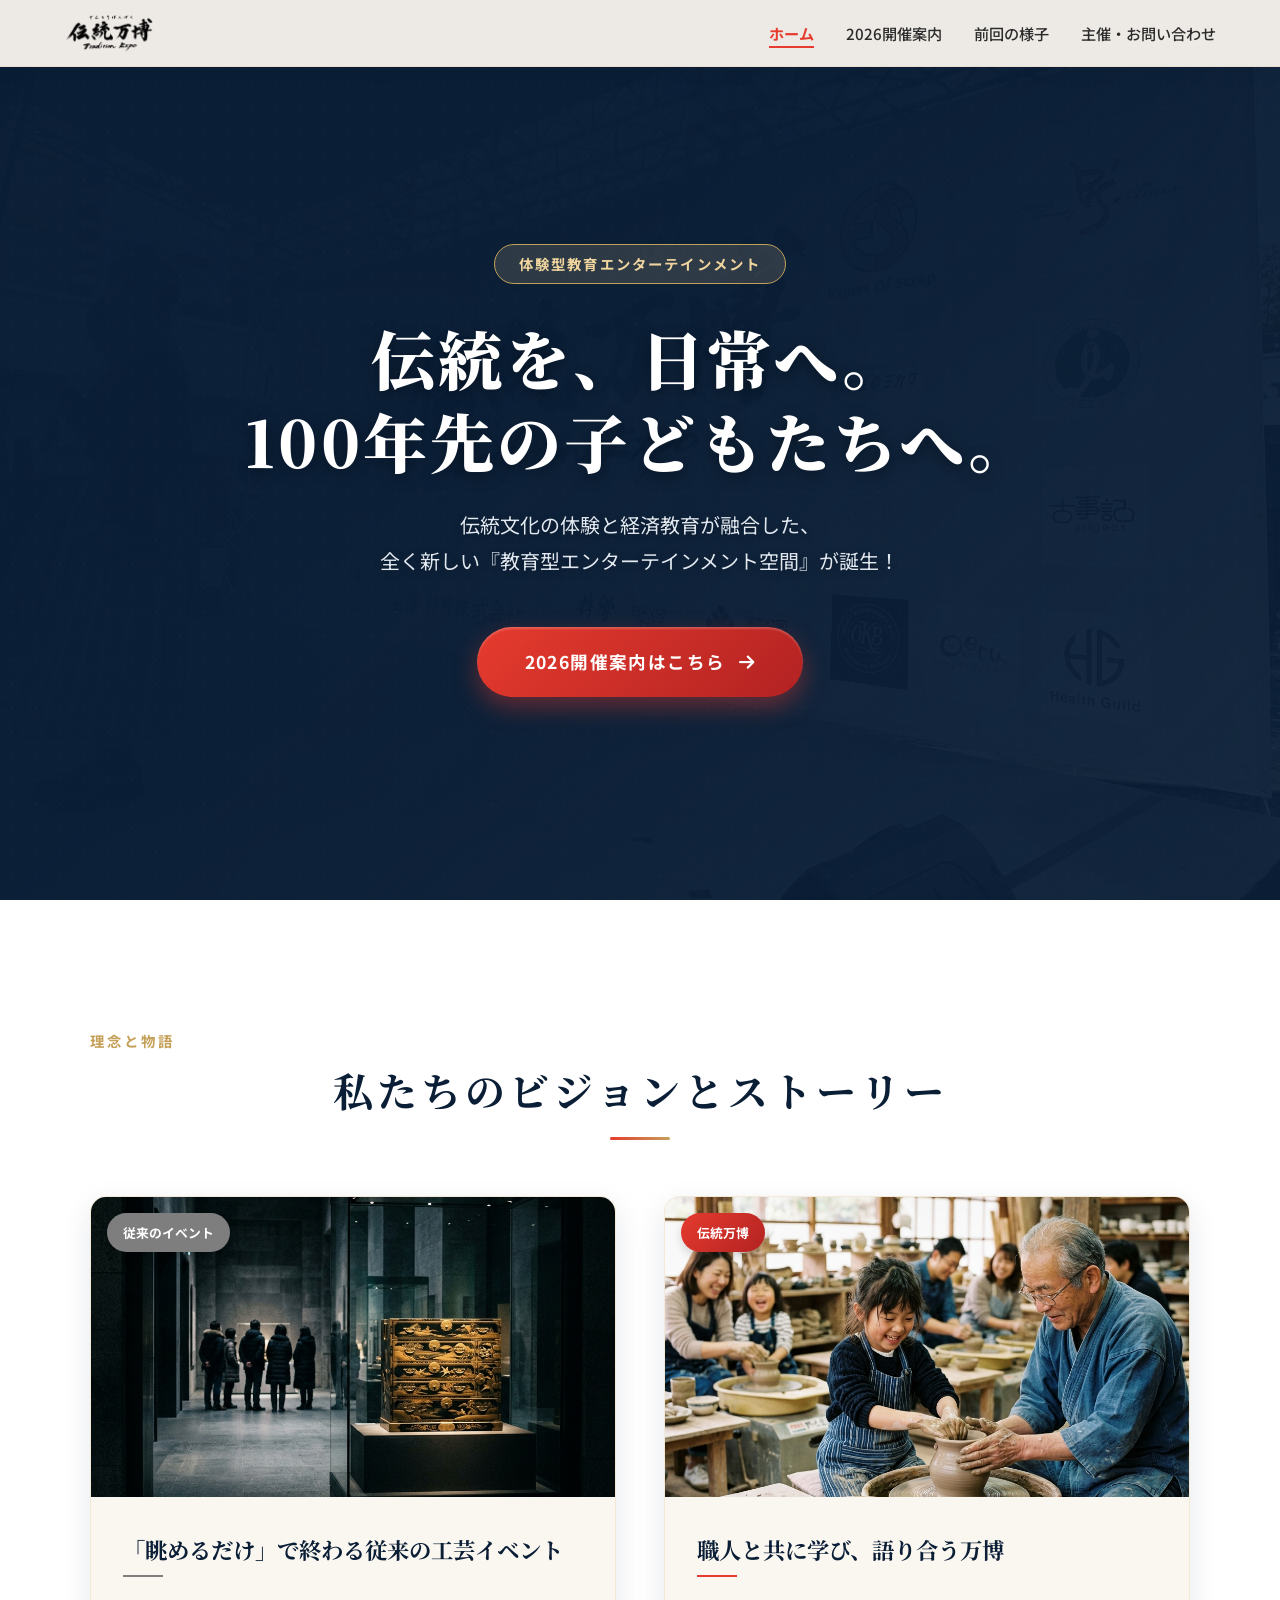
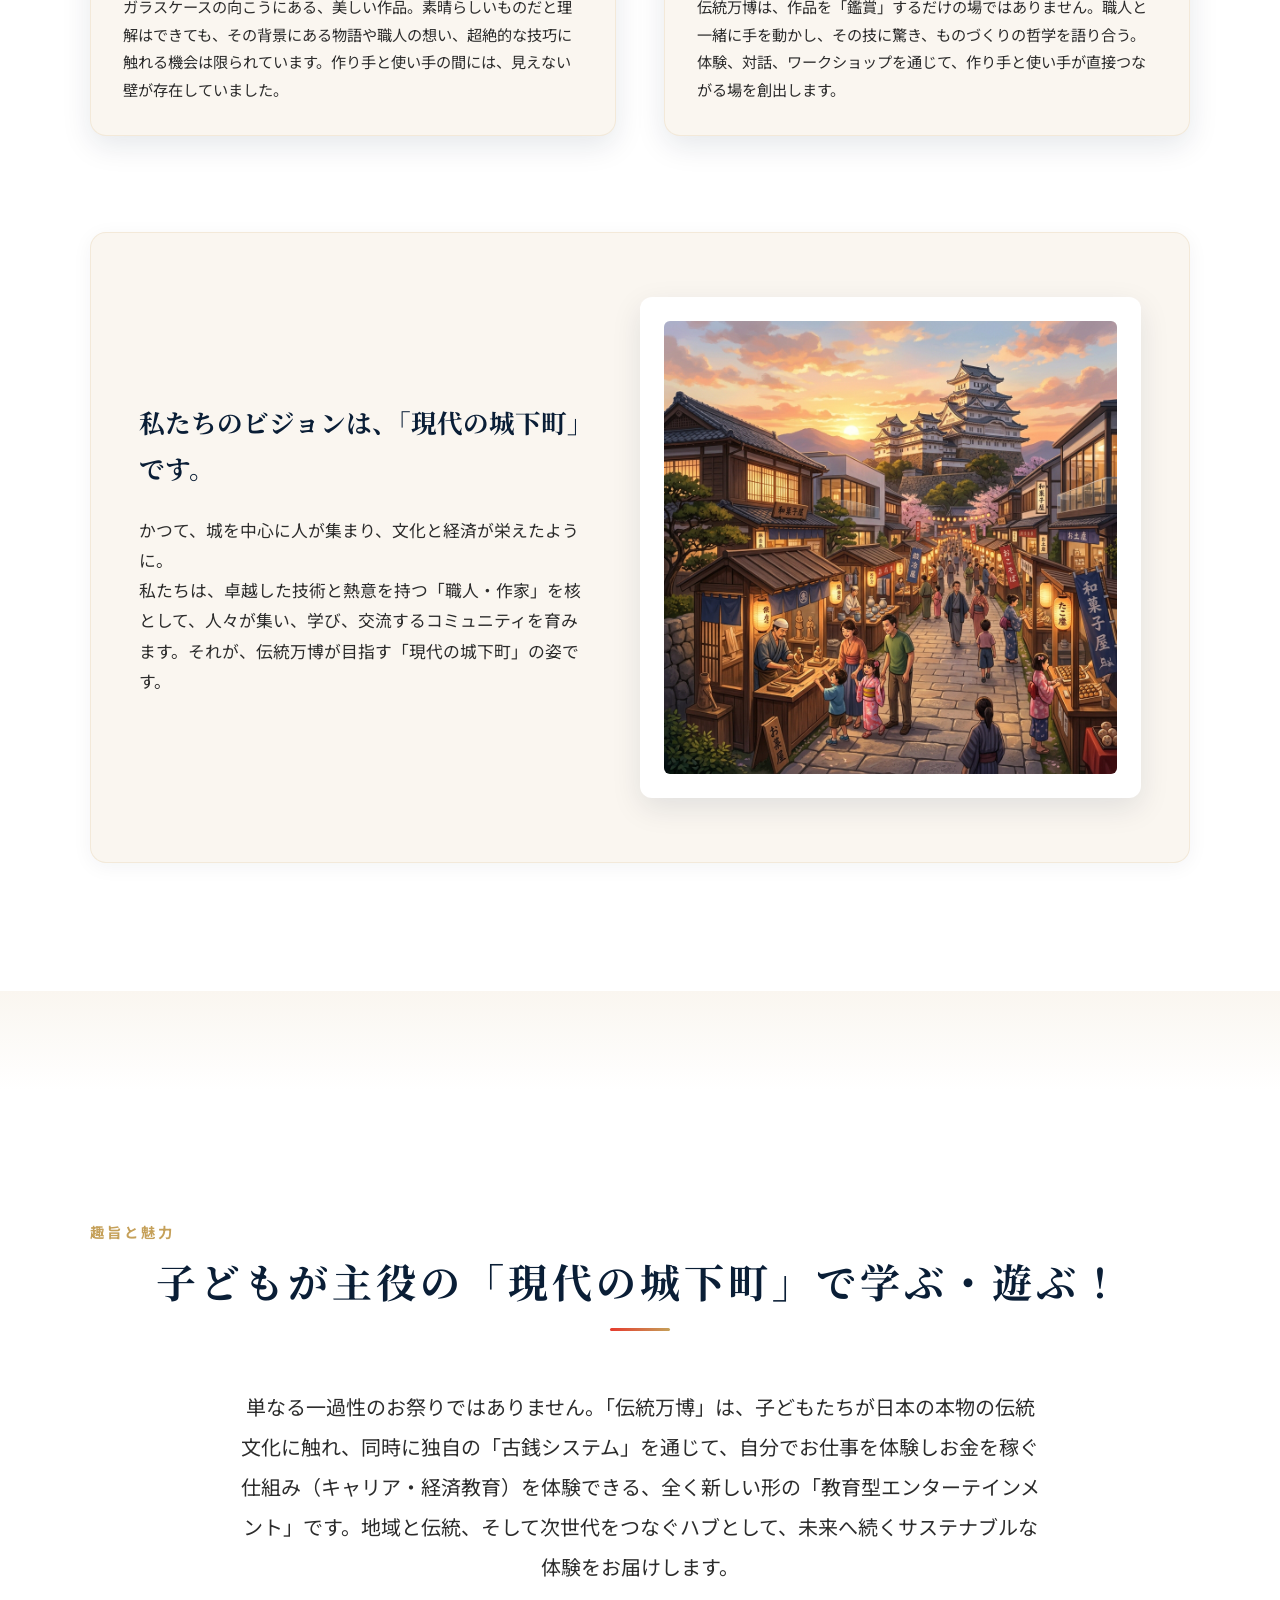
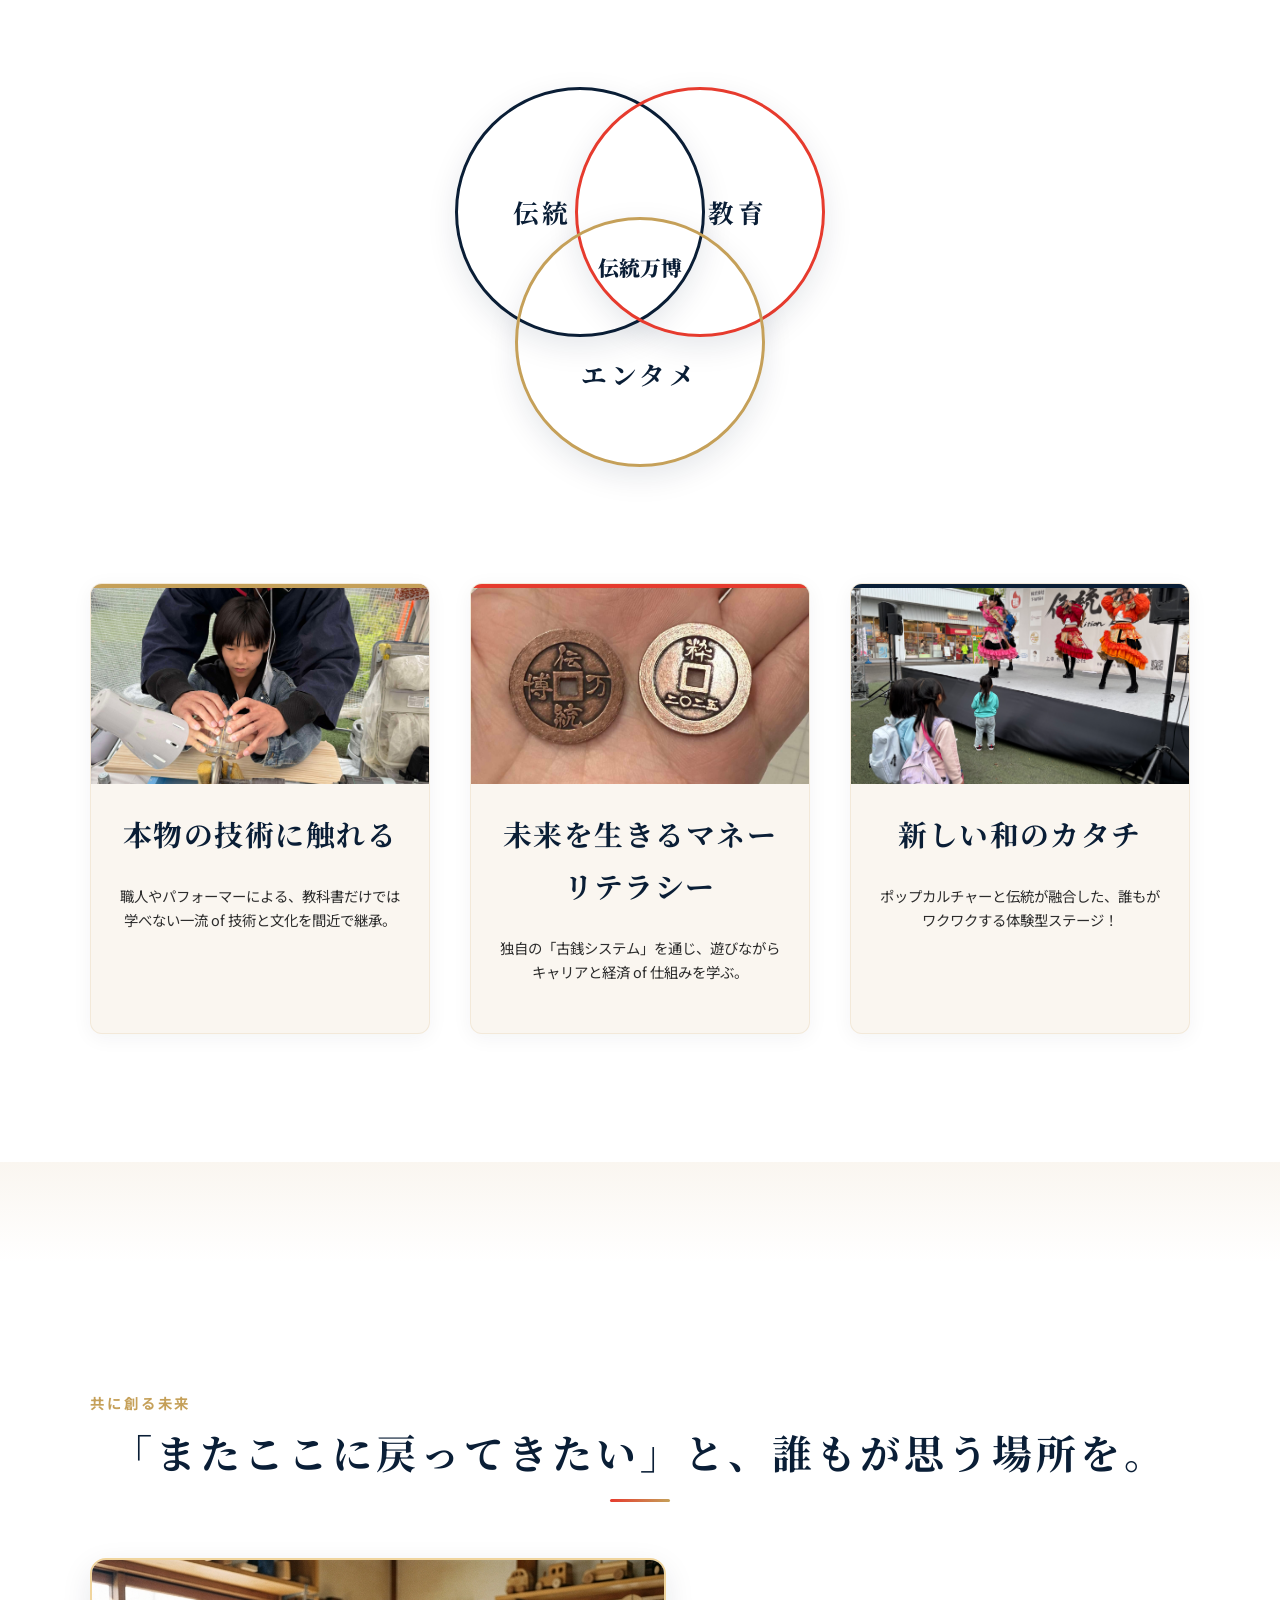
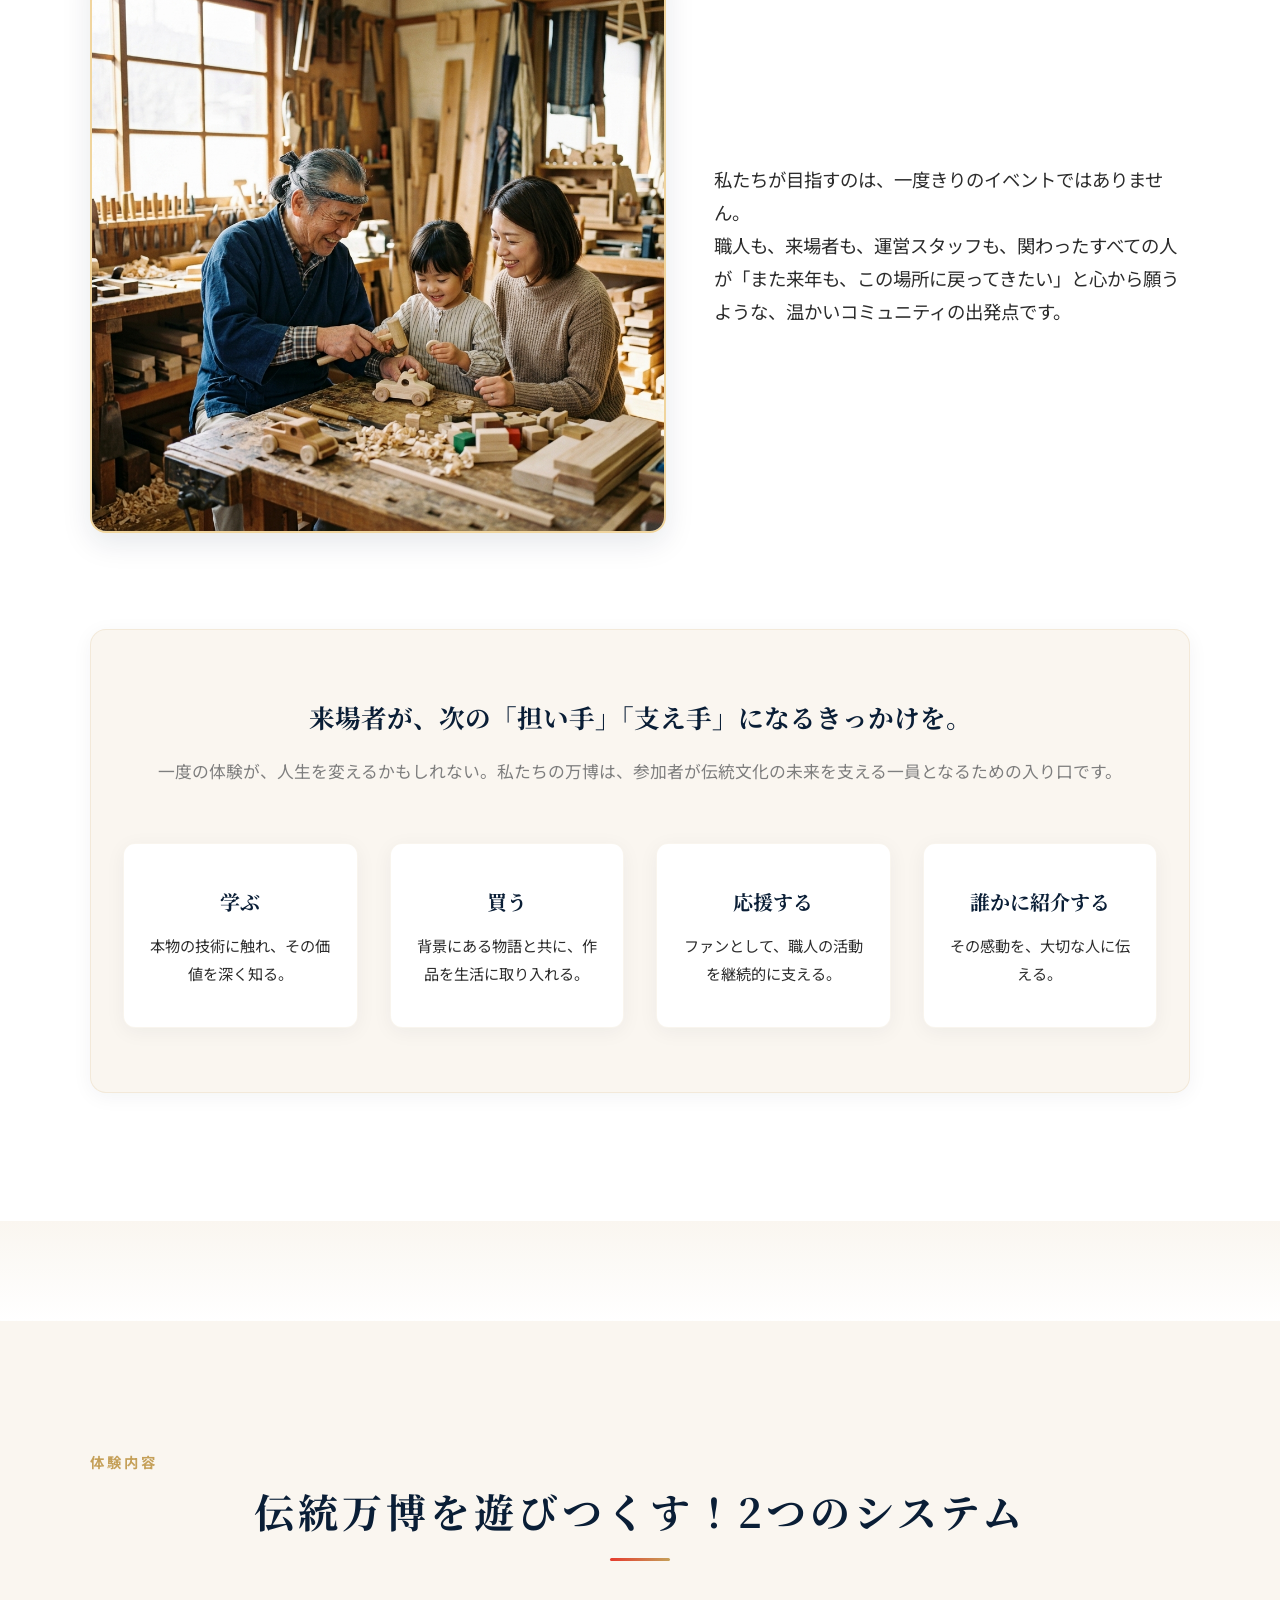
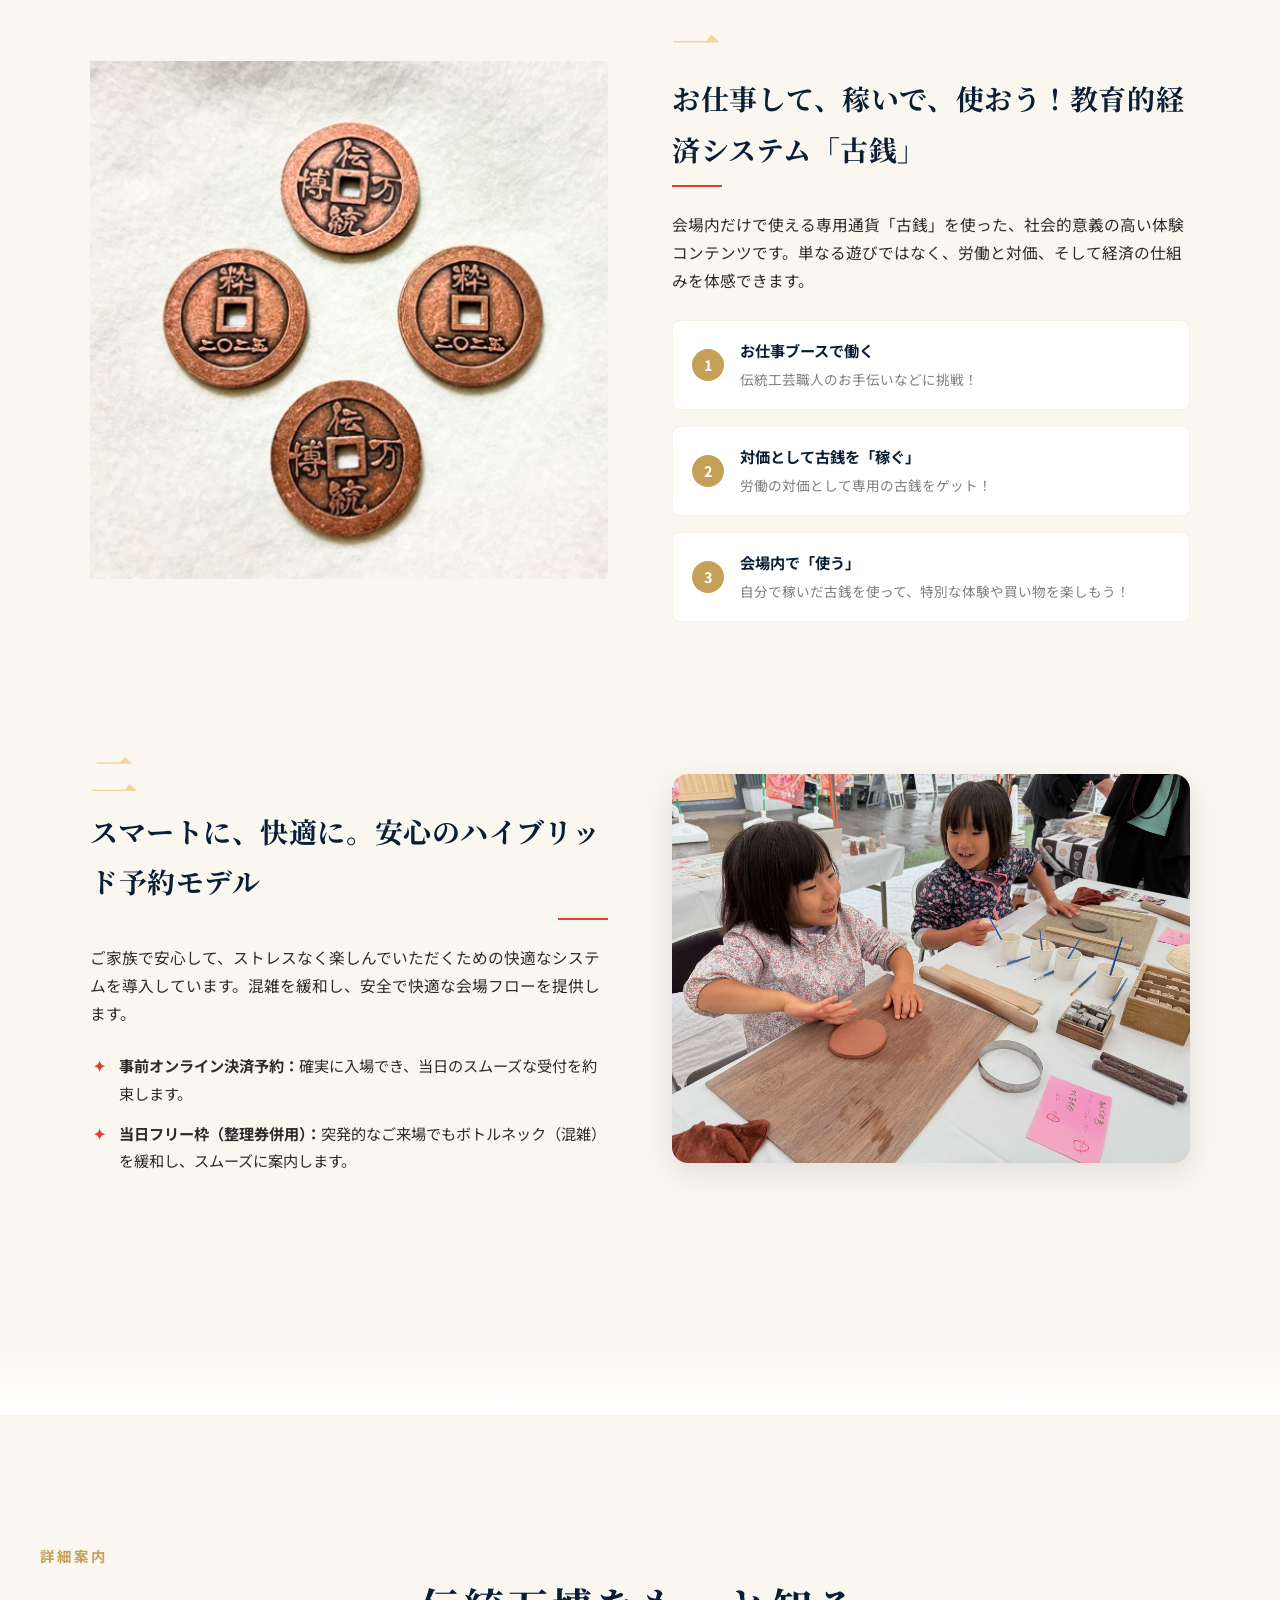
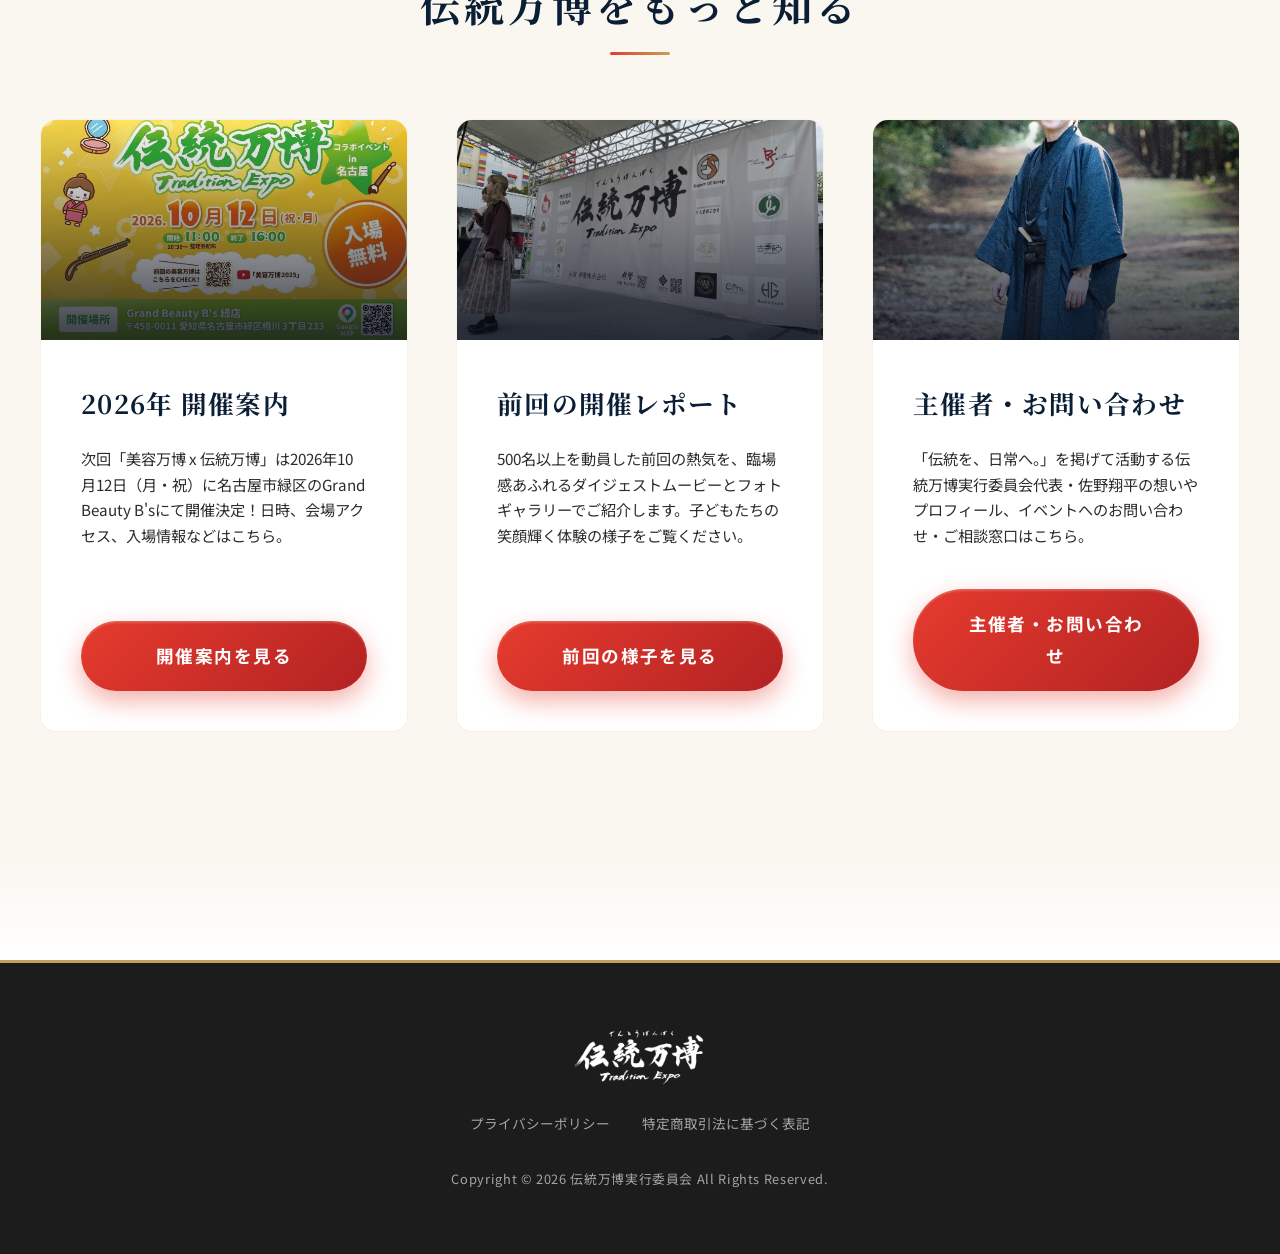
<file: index.html>
<!DOCTYPE html>
<html lang="ja">
<head>
  <meta charset="UTF-8">
  <meta name="viewport" content="width=device-width, initial-scale=1.0">
  <title>伝統万博2026 | 伝統を、日常へ。100年先の子どもたちへ。</title>
  <meta name="description" content="伝統文化の体験と経済教育が融合した、全く新しい『教育型エンターテインメント空間』。子どもが主役の現代の城下町で学ぶ・遊ぶ「伝統万博2026」公式サイトです。">
  
  <!-- OGP Meta Tags -->
  <meta property="og:title" content="伝統万博2026 | 伝統を、日常へ。100年先の子どもたちへ。">
  <meta property="og:description" content="伝統文化の体験と経済教育が融合した、全く新しい『教育型エンターテインメント空間』が誕生！">
  <meta property="og:image" content="images/IMG_0084.JPG">
  <meta property="og:type" content="website">
  
  <!-- Favicon -->
  <link rel="icon" href="images/logo.png" type="image/png">
  <link rel="apple-touch-icon" href="images/logo.png">

  <!-- Stylesheets -->
  <link rel="stylesheet" href="style.css">
  
  <!-- FontAwesome for Premium Icons -->
  <link rel="stylesheet" href="https://cdnjs.cloudflare.com/ajax/libs/font-awesome/6.4.0/css/all.min.css">
</head>
<body>

  <!-- ==========================================
       Header
       ========================================== -->
  <header>
    <div class="header-container">
      <a href="#" class="logo-area">
        <h1 class="logo-wrapper">
          <img src="images/logo.png" alt="伝統万博" class="header-logo-img">
        </h1>
      </a>
      
      <input type="checkbox" id="menuToggleCheckbox" class="menu-toggle-checkbox">
      <label for="menuToggleCheckbox" class="menu-toggle" id="menuToggle" aria-label="メニューを開く">
        <span></span>
        <span></span>
        <span></span>
      </label>
      
      <nav id="navMenu">
        <ul>
          <li><a href="index.html" class="active">ホーム</a></li>
          <li><a href="overview.html">2026開催案内</a></li>
          <li><a href="gallery.html">前回の様子</a></li>
          <li><a href="about.html">主催・お問い合わせ</a></li>
        </ul>
      </nav>
    </div>
  </header>

  <!-- ==========================================
       Hero Section
       ========================================== -->
  <section class="hero">
    <div class="hero-bg"></div>
    <!-- 背景動画用ラッパー -->
    <div class="hero-video-wrapper">
      <iframe 
        src="https://www.youtube.com/embed/Bng7vgw5PAE?autoplay=1&mute=1&loop=1&playlist=Bng7vgw5PAE&controls=0&showinfo=0&rel=0&playsinline=1&enablejsapi=1&iv_load_policy=3" 
        frameborder="0" 
        allow="accelerometer; autoplay; clipboard-write; encrypted-media; gyroscope; picture-in-picture" 
        allowfullscreen>
      </iframe>
    </div>
    <div class="hero-container">
      <span class="hero-tag">体験型教育エンターテインメント</span>
      <h2>伝統を、日常へ。<br>100年先の子どもたちへ。</h2>
      <p class="hero-sub">
        伝統文化の体験と経済教育が融合した、<br>
        全く新しい『教育型エンターテインメント空間』が誕生！
      </p>
      <div class="hero-cta">
        <a href="overview.html" class="btn-premium">2026開催案内はこちら <i class="fa-solid fa-arrow-right" style="margin-left: 8px;"></i></a>
      </div>
    </div>
  </section>

  <!-- ==========================================
       Vision Section (私たちのビジョン)
       ========================================== -->
  <section class="vision-section reveal" id="vision">
    <div class="vision-container">
      <span class="section-subtitle">理念と物語</span>
      <h2 class="section-title">私たちのビジョンとストーリー</h2>

      <!-- ① 従来の工芸イベント vs 伝統万博 (対比カード) -->
      <div class="vision-comparison">
        <!-- 従来 (Before) -->
        <div class="comparison-card before">
          <div class="comparison-img-wrapper">
            <img src="images/vision_3_traditional.png" alt="従来の工芸イベント">
            <span class="badge badge-before">従来のイベント</span>
          </div>
          <div class="comparison-body">
            <h3>「眺めるだけ」で終わる従来の工芸イベント</h3>
            <p>
              ガラスケースの向こうにある、美しい作品。素晴らしいものだと理解はできても、その背景にある物語や職人の想い、超絶的な技巧に触れる機会は限られています。作り手と使い手の間には、見えない壁が存在していました。
            </p>
          </div>
        </div>

        <!-- 伝統万博 (After) -->
        <div class="comparison-card after">
          <div class="comparison-img-wrapper">
            <img src="images/vision_4_experiential.png" alt="職人と共に学び語り合う万博">
            <span class="badge badge-after">伝統万博</span>
          </div>
          <div class="comparison-body">
            <h3>職人と共に学び、語り合う万博</h3>
            <p>
              伝統万博は、作品を「鑑賞」するだけの場ではありません。職人と一緒に手を動かし、その技に驚き、ものづくりの哲学を語り合う。体験、対話、ワークショップを通じて、作り手と使い手が直接つながる場を創出します。
            </p>
          </div>
        </div>
      </div>

      <!-- ② 現代の城下町ビジョン -->
      <div class="vision-castle-town reveal">
        <div class="castle-town-content">
          <h3>私たちのビジョンは、「現代の城下町」です。</h3>
          <p>
            かつて、城を中心に人が集まり、文化と経済が栄えたように。<br>
            私たちは、卓越した技術と熱意を持つ「職人・作家」を核として、人々が集い、学び、交流するコミュニティを育みます。それが、伝統万博が目指す「現代の城下町」の姿です。
          </p>
        </div>
        <div class="castle-town-graphic">
          <img src="images/vision_2_castle_town.png" alt="現代の城下町のつながり（職人・作家、未来の担い手、来場者、学び、交流）" class="graphic-img">
        </div>
      </div>

    </div>
  </section>

  <!-- 和風の区切り -->
  <div class="kasumi-divider"></div>

  <!-- ==========================================
       Concept Section
       ========================================== -->
  <section class="concept reveal" id="concept">
    <div class="concept-container">
      <span class="section-subtitle">趣旨と魅力</span>
      <h2 class="section-title">子どもが主役の「現代の城下町」で学ぶ・遊ぶ！</h2>
      
      <p class="concept-text">
        単なる一過性のお祭りではありません。「伝統万博」は、子どもたちが日本の本物の伝統文化に触れ、同時に独自の「古銭システム」を通じて、自分でお仕事を体験しお金を稼ぐ仕組み（キャリア・経済教育）を体験できる、全く新しい形の「教育型エンターテインメント」です。地域と伝統、そして次世代をつなぐハブとして、未来へ続くサステナブルな体験をお届けします。
      </p>

      <!-- ベン図グラフィック -->
      <div class="venn-diagram-container">
        <!-- サークルレイヤー（背景） -->
        <div class="venn-circles-layer">
          <div class="venn-bg-circle indigo"></div>
          <div class="venn-bg-circle vermilion"></div>
          <div class="venn-bg-circle gold"></div>
        </div>
        
        <!-- テキストレイヤー（最前面に重ねる） -->
        <div class="venn-texts-layer">
          <div class="venn-text-block indigo">
            <span class="venn-title">伝統</span>
          </div>
          <div class="venn-text-block vermilion">
            <span class="venn-title">教育</span>
          </div>
          <div class="venn-text-block gold">
            <span class="venn-title">エンタメ</span>
          </div>
          <div class="venn-center-text">
            伝統万博
          </div>
        </div>
      </div>

      <!-- 3つの柱 -->
      <div class="three-pillars">
        <div class="pillar-card">
          <div class="pillar-image-box">
            <img src="images/bde0462f8ed15ae4f2569d60230bfdaa.jpeg" alt="本物の技術に触れる体験風景">
          </div>
          <div class="pillar-content">
            <h3 class="pillar-title">本物の技術に触れる</h3>
            <p class="pillar-desc">
              職人やパフォーマーによる、教科書だけでは学べない一流 of 技術と文化を間近で継承。
            </p>
          </div>
        </div>
        
        <div class="pillar-card">
          <div class="pillar-image-box">
            <img src="images/B581B753-411D-47D4-BE05-747D75CB49E5.jpg" alt="伝統万博の古銭システム">
          </div>
          <div class="pillar-content">
            <h3 class="pillar-title">未来を生きるマネーリテラシー</h3>
            <p class="pillar-desc">
              独自の「古銭システム」を通じ、遊びながらキャリアと経済 of 仕組みを学ぶ。
            </p>
          </div>
        </div>
        
        <div class="pillar-card">
          <div class="pillar-image-box">
            <img src="images/IMG_1028.jpg" alt="新しい和のカタチ特設ステージ">
          </div>
          <div class="pillar-content">
            <h3 class="pillar-title">新しい和のカタチ</h3>
            <p class="pillar-desc">
              ポップカルチャーと伝統が融合した、誰もがワクワクする体験型ステージ！
            </p>
          </div>
        </div>
      </div>
    </div>
  </section>

  <!-- 和風の区切り -->
  <div class="kasumi-divider"></div>

  <!-- ==========================================
       Community & Action Section (コミュニティとアクション)
       ========================================== -->
  <section class="community-section reveal" id="community">
    <div class="community-container">
      <span class="section-subtitle">共に創る未来</span>
      <h2 class="section-title">「またここに戻ってきたい」と、誰もが思う場所を。</h2>

      <!-- ① コミュニティの約束 -->
      <div class="community-story-wrapper">
        <div class="community-text">
          <p>
            私たちが目指すのは、一度きりのイベントではありません。<br>
            職人も、来場者も、運営スタッフも、関わったすべての人が「また来年も、この場所に戻ってきたい」と心から願うような、温かいコミュニティの出発点です。
          </p>
        </div>
        <div class="community-media">
          <img src="images/vision_1_community.png" alt="職人と親子の温かいふれあい" class="community-img">
        </div>
      </div>

      <!-- ② 次の「担い手」「支え手」になるきっかけを -->
      <div class="next-step-box">
        <div class="next-step-intro">
          <h3>来場者が、次の「担い手」「支え手」になるきっかけを。</h3>
          <p>一度の体験が、人生を変えるかもしれない。私たちの万博は、参加者が伝統文化の未来を支える一員となるための入り口です。</p>
        </div>
        
        <div class="action-grid">
          <!-- 学ぶ -->
          <div class="action-card">
            <h4>学ぶ</h4>
            <p>本物の技術に触れ、その価値を深く知る。</p>
          </div>
          <!-- 買う -->
          <div class="action-card">
            <h4>買う</h4>
            <p>背景にある物語と共に、作品を生活に取り入れる。</p>
          </div>
          <!-- 応援する -->
          <div class="action-card">
            <h4>応援する</h4>
            <p>ファンとして、職人の活動を継続的に支える。</p>
          </div>
          <!-- 誰かに紹介する -->
          <div class="action-card">
            <h4>誰かに紹介する</h4>
            <p>その感動を、大切な人に伝える。</p>
          </div>
        </div>
      </div>

    </div>
  </section>

  <!-- 和風の区切り -->
  <div class="kasumi-divider"></div>

  <!-- ==========================================
       目玉コンテンツ
       ========================================== -->
  <section class="contents-section" id="contents">
    <div class="contents-container">
      <span class="section-subtitle">体験内容</span>
      <h2 class="section-title">伝統万博を遊びつくす！2つのシステム</h2>

      <!-- ① 古銭システム -->
      <div class="content-row reveal">
        <div class="content-media no-container">
          <img src="images/kosen_system.png" alt="古銭システムイメージ">
        </div>
        <div class="content-info">
          <div class="content-num">一</div>
          <h4>お仕事して、稼いで、使おう！教育的経済システム「古銭」</h4>
          <p>
            会場内だけで使える専用通貨「古銭」を使った、社会的意義の高い体験コンテンツです。単なる遊びではなく、労働と対価、そして経済の仕組みを体感できます。
          </p>
          <div class="kosen-steps">
            <div class="kosen-step-item">
              <div class="kosen-step-num">1</div>
              <div class="kosen-step-text">
                <strong>お仕事ブースで働く</strong>
                <span>伝統工芸職人のお手伝いなどに挑戦！</span>
              </div>
            </div>
            <div class="kosen-step-item">
              <div class="kosen-step-num">2</div>
              <div class="kosen-step-text">
                <strong>対価として古銭を「稼ぐ」</strong>
                <span>労働の対価として専用の古銭をゲット！</span>
              </div>
            </div>
            <div class="kosen-step-item">
              <div class="kosen-step-num">3</div>
              <div class="kosen-step-text">
                <strong>会場内で「使う」</strong>
                <span>自分で稼いだ古銭を使って、特別な体験や買い物を楽しもう！</span>
              </div>
            </div>
          </div>
        </div>
      </div>

      <!-- ② ハイブリッド予約 -->
      <div class="content-row reveal">
        <div class="content-media">
          <img src="images/3039df536fcb8cb08adb56c42fa55352.jpeg" alt="前回の体験イベントを楽しむファミリーの様子" style="filter: brightness(0.95);">
        </div>
        <div class="content-info">
          <div class="content-num">二</div>
          <h4>スマートに、快適に。安心のハイブリッド予約モデル</h4>
          <p>
            ご家族で安心して、ストレスなく楽しんでいただくための快適なシステムを導入しています。混雑を緩和し、安全で快適な会場フローを提供します。
          </p>
          <ul class="content-list">
            <li><strong>事前オンライン決済予約：</strong>確実に入場でき、当日のスムーズな受付を約束します。</li>
            <li><strong>当日フリー枠（整理券併用）：</strong>突発的なご来場でもボトルネック（混雑）を緩和し、スムーズに案内します。</li>
          </ul>
        </div>
      </div>
    </div>
  </section>

  <!-- 和風の区切り -->
  <div class="kasumi-divider"></div>

  <!-- ==========================================
       Navigation Cards Section (各ページへの案内)
       ========================================== -->
  <section class="nav-cards-section reveal" id="nav-cards">
    <div class="nav-cards-container">
      <span class="section-subtitle">詳細案内</span>
      <h2 class="section-title">伝統万博をもっと知る</h2>
      
      <div class="nav-cards-grid">
        <!-- 開催案内 -->
        <div class="nav-card">
          <div class="nav-card-img-wrapper">
            <img src="images/flyer.jpg" alt="美容万博×伝統万博 チラシ">
          </div>
          <div class="nav-card-body">
            <h3>2026年 開催案内</h3>
            <p>
              次回「美容万博 x 伝統万博」は2026年10月12日（月・祝）に名古屋市緑区のGrand Beauty B'sにて開催決定！日時、会場アクセス、入場情報などはこちら。
            </p>
            <a href="overview.html" class="btn-premium">開催案内を見る</a>
          </div>
        </div>

        <!-- 前回の様子 -->
        <div class="nav-card">
          <div class="nav-card-img-wrapper">
            <img src="images/IMG_0084.JPG" alt="前回の様子">
          </div>
          <div class="nav-card-body">
            <h3>前回の開催レポート</h3>
            <p>
              500名以上を動員した前回の熱気を、臨場感あふれるダイジェストムービーとフォトギャラリーでご紹介します。子どもたちの笑顔輝く体験の様子をご覧ください。
            </p>
            <a href="gallery.html" class="btn-premium">前回の様子を見る</a>
          </div>
        </div>

        <!-- 主催・お問い合わせ -->
        <div class="nav-card">
          <div class="nav-card-img-wrapper">
            <img src="images/sano_shohei.jpg" alt="佐野翔平">
          </div>
          <div class="nav-card-body">
            <h3>主催者・お問い合わせ</h3>
            <p>
              「伝統を、日常へ。」を掲げて活動する伝統万博実行委員会代表・佐野翔平の想いやプロフィール、イベントへのお問い合わせ・ご相談窓口はこちら。
            </p>
            <a href="about.html" class="btn-premium">主催者・お問い合わせ</a>
          </div>
        </div>
      </div>
    </div>
  </section>

  <!-- 和風の区切り -->
  <div class="kasumi-divider"></div>

    <!-- ==========================================
       Footer
       ========================================== -->
  <footer>
    <div class="footer-container">
      <div class="footer-logo">
        <img src="images/logo.png" alt="伝統万博" class="footer-logo-img">
      </div>
      <ul class="footer-links">
        <li><a href="#">プライバシーポリシー</a></li>
        <li><a href="#">特定商取引法に基づく表記</a></li>
      </ul>
      <p class="copyright">Copyright &copy; 2026 伝統万博実行委員会 All Rights Reserved.</p>
    </div>
  </footer>




</body>
</html>
</file>
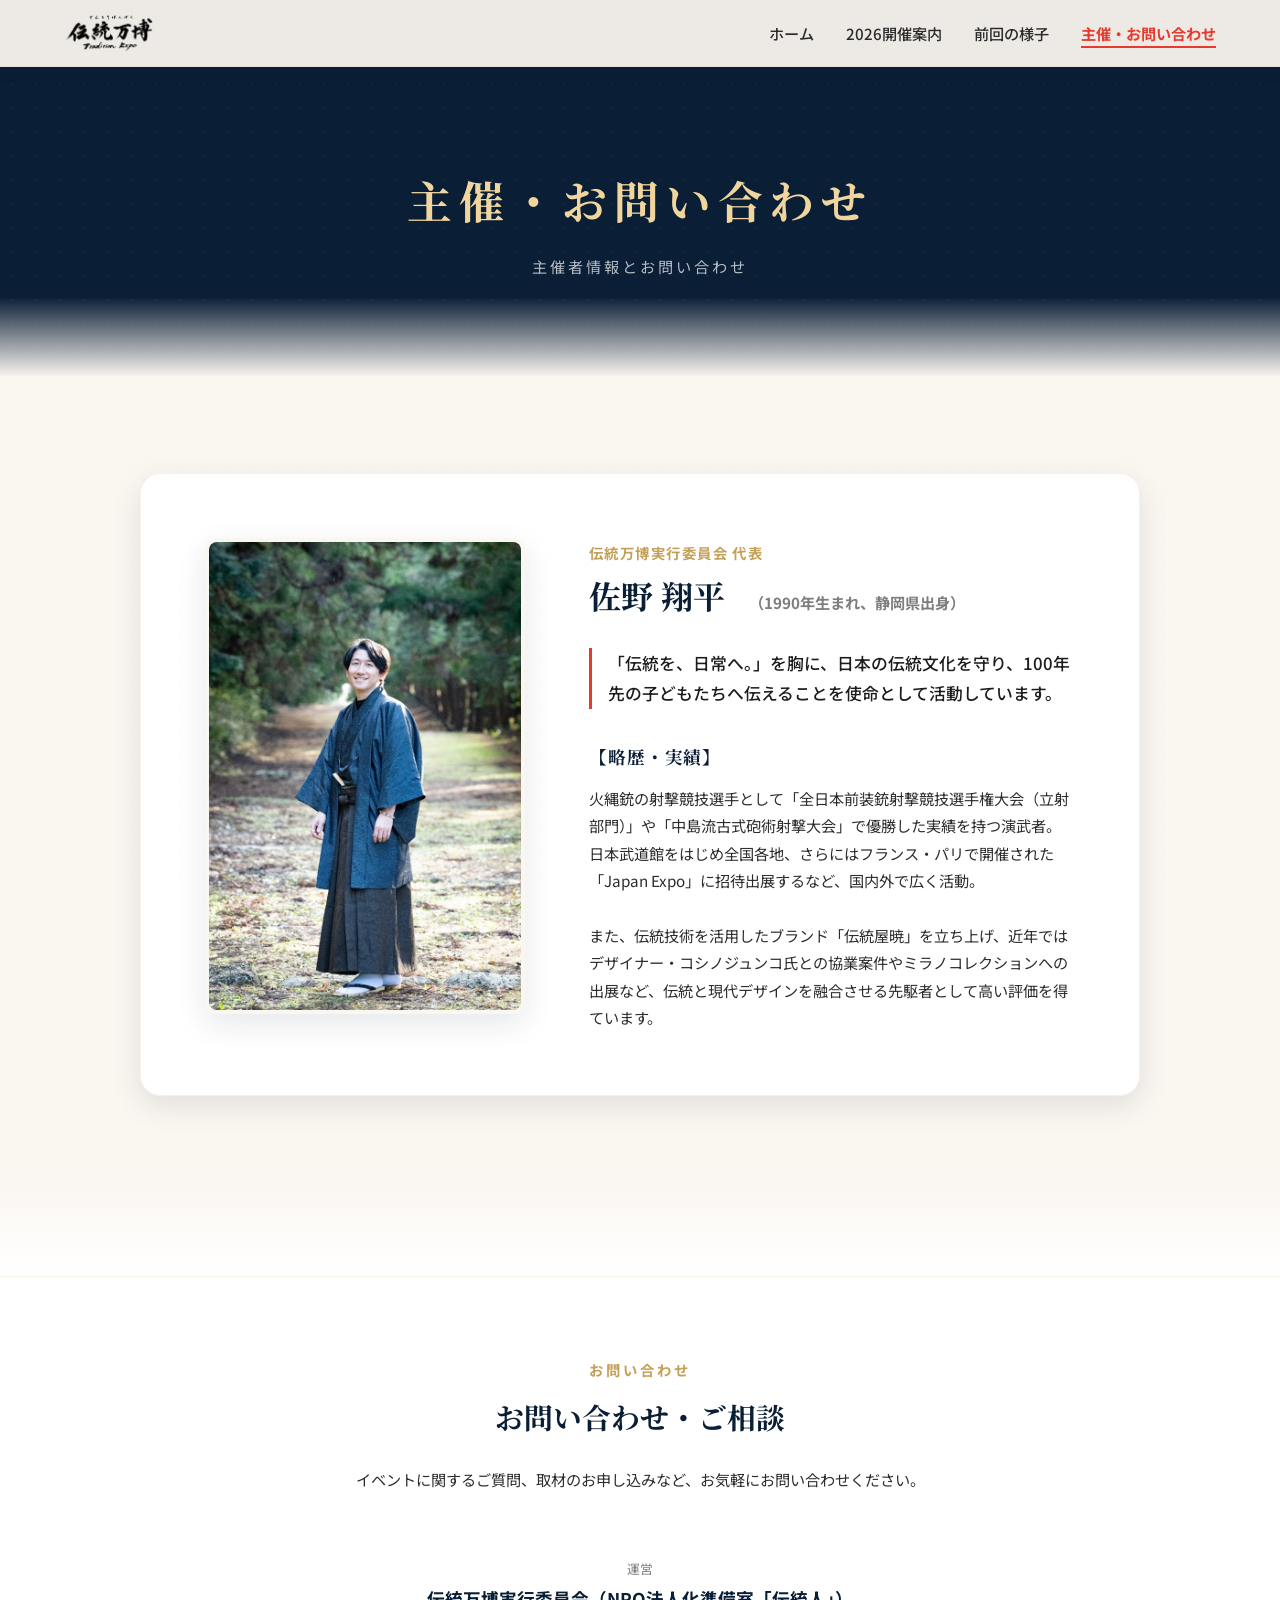
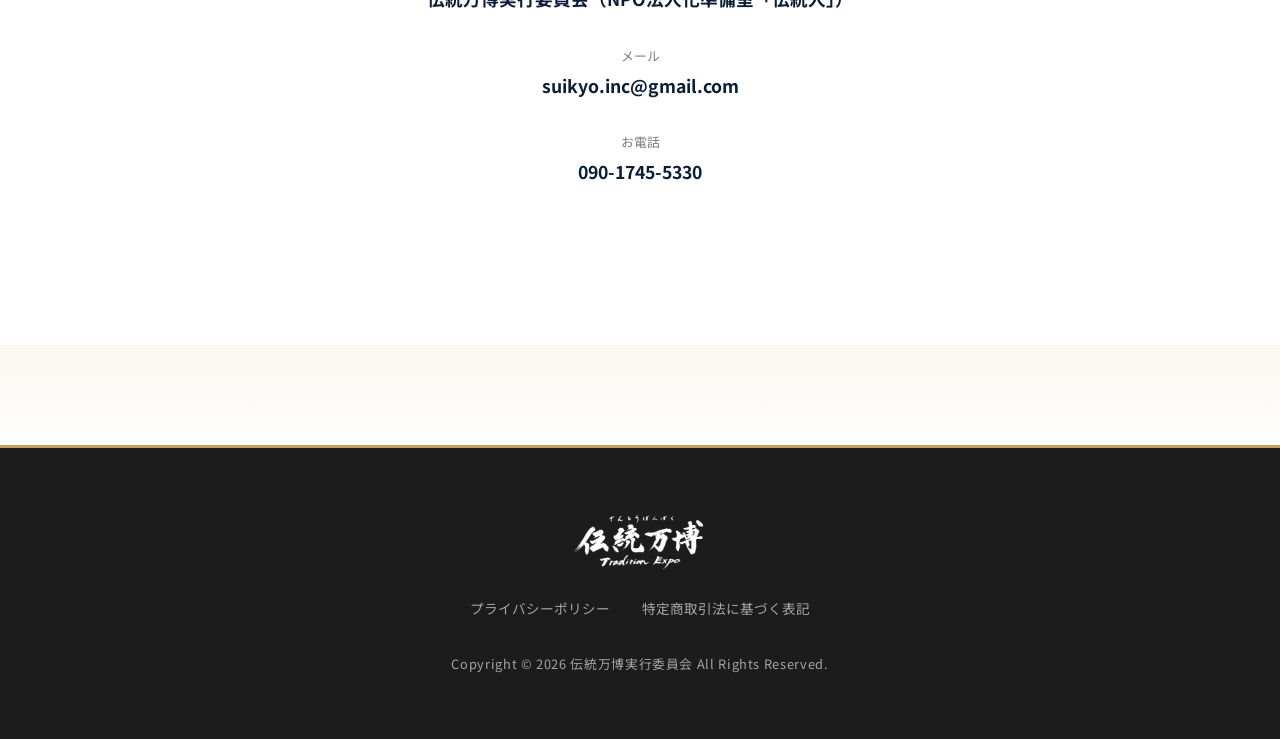
<file: about.html>
<!DOCTYPE html>
<html lang="ja">
<head>
  <meta charset="UTF-8">
  <meta name="viewport" content="width=device-width, initial-scale=1.0">
  <title>主催・お問い合わせ | 伝統万博2026</title>
  <meta name="description" content="伝統万博実行委員会の代表、佐野翔平のプロフィールや実績をご紹介。また、イベントへのお問い合わせ・ご相談窓口はこちら。">
  
  <!-- OGP Meta Tags -->
  <meta property="og:title" content="主催・お問い合わせ | 伝統万博2026">
  <meta property="og:description" content="伝統万博実行委員会代表のプロフィールとお問い合わせはこちら。">
  <meta property="og:image" content="images/sano_shohei.jpg">
  <meta property="og:type" content="article">
  
  <!-- Favicon -->
  <link rel="icon" href="images/logo.png" type="image/png">
  <link rel="apple-touch-icon" href="images/logo.png">

  <!-- Stylesheets -->
  <link rel="stylesheet" href="style.css">
  
  <!-- FontAwesome for Premium Icons -->
  <link rel="stylesheet" href="https://cdnjs.cloudflare.com/ajax/libs/font-awesome/6.4.0/css/all.min.css">
</head>
<body>

  <!-- ==========================================
       Header
       ========================================== -->
  <header>
    <div class="header-container">
      <a href="index.html" class="logo-area">
        <div class="logo-wrapper">
          <img src="images/logo.png" alt="伝統万博" class="header-logo-img">
        </div>
      </a>
      
      <input type="checkbox" id="menuToggleCheckbox" class="menu-toggle-checkbox">
      <label for="menuToggleCheckbox" class="menu-toggle" id="menuToggle" aria-label="メニューを開く">
        <span></span>
        <span></span>
        <span></span>
      </label>
      
      <nav id="navMenu">
        <ul>
          <li><a href="index.html">ホーム</a></li>
          <li><a href="overview.html">2026開催案内</a></li>
          <li><a href="gallery.html">前回の様子</a></li>
          <li><a href="about.html" class="active">主催・お問い合わせ</a></li>
        </ul>
      </nav>
    </div>
  </header>

  <!-- ==========================================
       Page Header
       ========================================== -->
  <section class="page-header">
    <div class="page-header-container">
      <h2>主催・お問い合わせ</h2>
      <p class="page-header-subtitle">主催者情報とお問い合わせ</p>
    </div>
  </section>

  <!-- ==========================================
       Producer Section
       ========================================== -->
  <section class="producer reveal active" id="producer" style="padding: 6rem 1.5rem 5rem;">
    <div class="producer-container">
      <div class="producer-photo">
        <img src="images/sano_shohei.jpg" alt="佐野翔平 プロフィール写真">
      </div>
      <div class="producer-info">
        <span class="producer-role">伝統万博実行委員会 代表</span>
        <h3 class="producer-name">佐野 翔平 <span class="producer-birth">（1990年生まれ、静岡県出身）</span></h3>
        <p class="producer-message">
          「伝統を、日常へ。」を胸に、日本の伝統文化を守り、100年先の子どもたちへ伝えることを使命として活動しています。
        </p>
        <div class="producer-bio">
          <h5>【略歴・実績】</h5>
          <p>
            火縄銃の射撃競技選手として「全日本前装銃射撃競技選手権大会（立射部門）」や「中島流古式砲術射撃大会」で優勝した実績を持つ演武者。日本武道館をはじめ全国各地、さらにはフランス・パリで開催された「Japan Expo」に招待出展するなど、国内外で広く活動。<br><br>
            また、伝統技術を活用したブランド「伝統屋暁」を立ち上げ、近年ではデザイナー・コシノジュンコ氏との協業案件やミラノコレクションへの出展など、伝統と現代デザインを融合させる先駆者として高い評価を得ています。
          </p>
        </div>
      </div>
    </div>
  </section>

  <!-- 和風の区切り -->
  <div class="kasumi-divider"></div>

  <!-- ==========================================
       Contact Section
       ========================================== -->
  <section class="contact reveal active" id="contact" style="padding: 5rem 1.5rem 8rem;">
    <div class="contact-container">
      <div class="contact-info-block">
        <span class="section-subtitle font-normal">お問い合わせ</span>
        <h3>お問い合わせ・ご相談</h3>
        <p>
          イベントに関するご質問、取材のお申し込みなど、お気軽にお問い合わせください。
        </p>
        <ul class="contact-details">
          <li>
            <span class="label">運営</span>
            <span class="value">伝統万博実行委員会（NPO法人化準備室「伝統人」）</span>
          </li>
          <li>
            <span class="label">メール</span>
            <span class="value"><a href="mailto:suikyo.inc@gmail.com">suikyo.inc@gmail.com</a></span>
          </li>
          <li>
            <span class="label">お電話</span>
            <span class="value"><a href="tel:090-1745-5330">090-1745-5330</a></span>
          </li>
        </ul>
      </div>
    </div>
  </section>

  <!-- 和風の区切り -->
  <div class="kasumi-divider"></div>

  <!-- ==========================================
       Footer
       ========================================== -->
  <footer>
    <div class="footer-container">
      <div class="footer-logo">
        <img src="images/logo.png" alt="伝統万博" class="footer-logo-img">
      </div>
      <ul class="footer-links">
        <li><a href="#">プライバシーポリシー</a></li>
        <li><a href="#">特定商取引法に基づく表記</a></li>
      </ul>
      <p class="copyright">Copyright &copy; 2026 伝統万博実行委員会 All Rights Reserved.</p>
    </div>
  </footer>


</body>
</html>
</file>
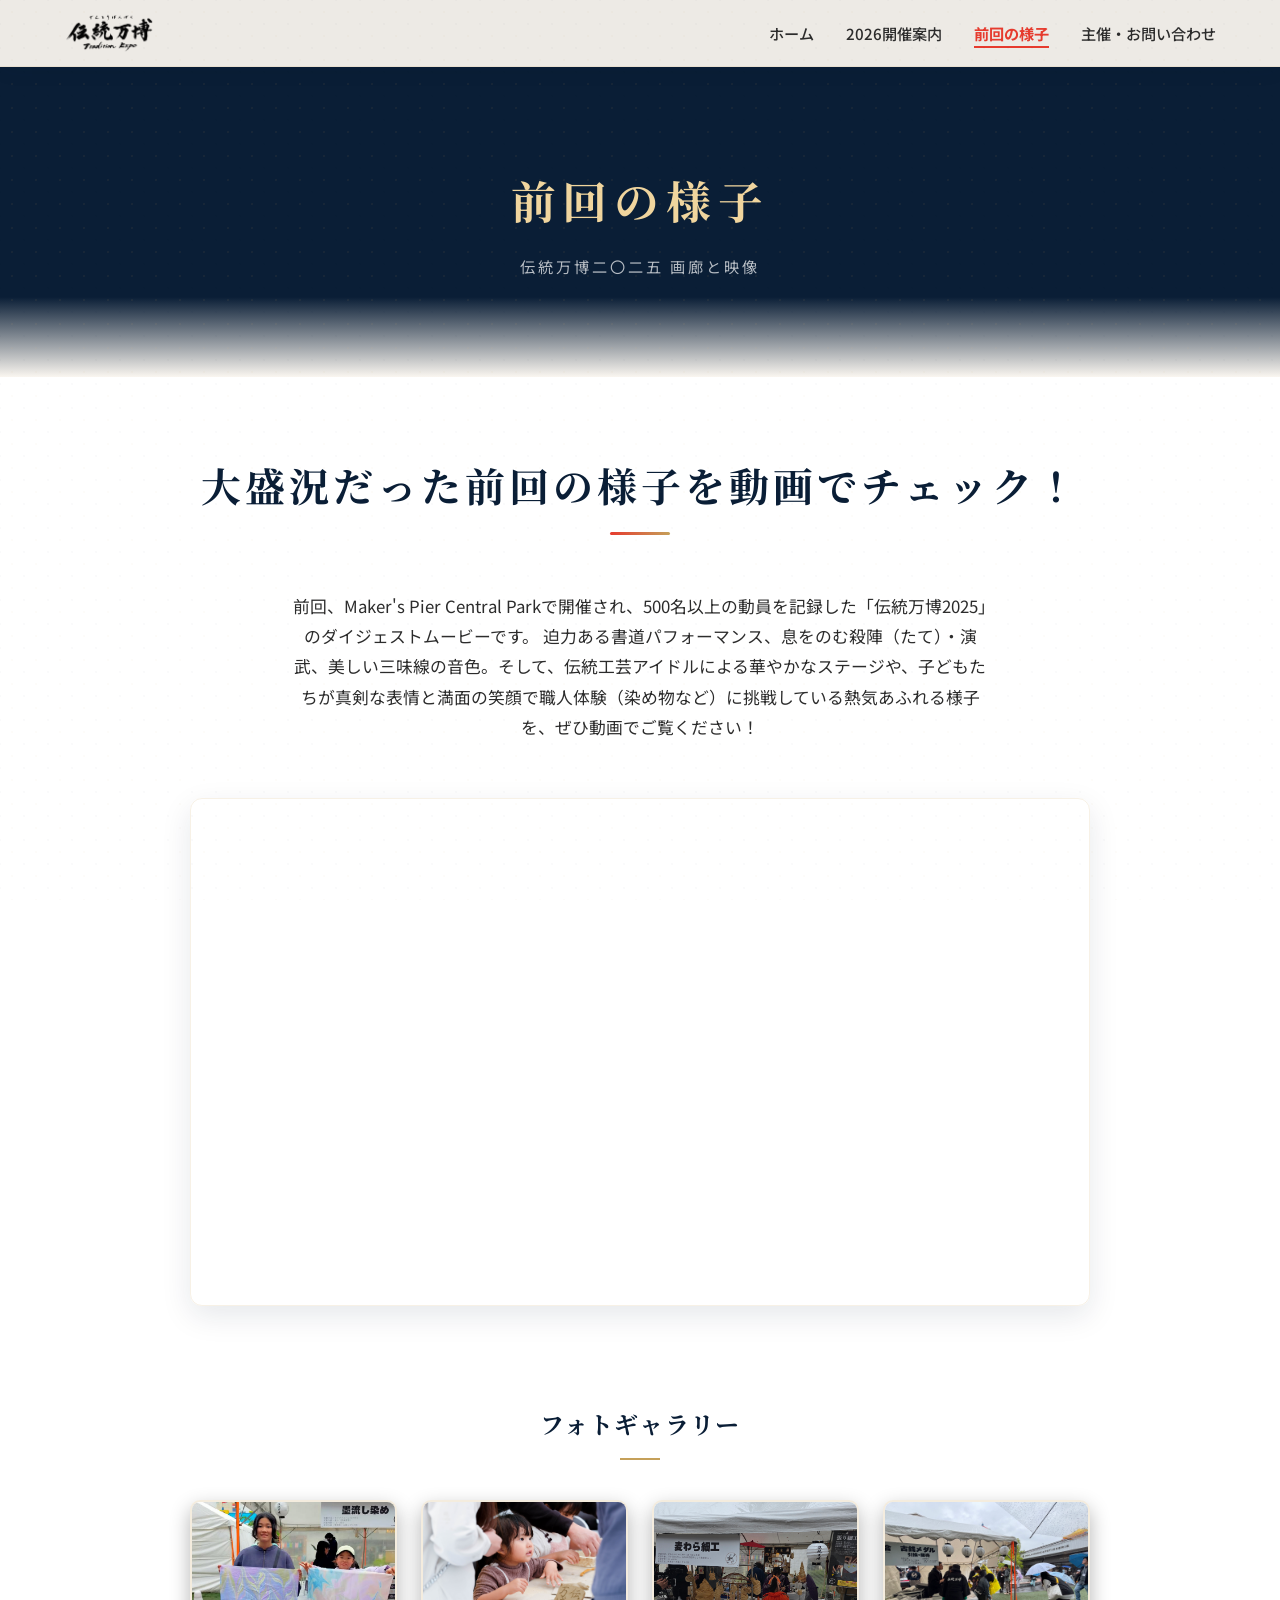
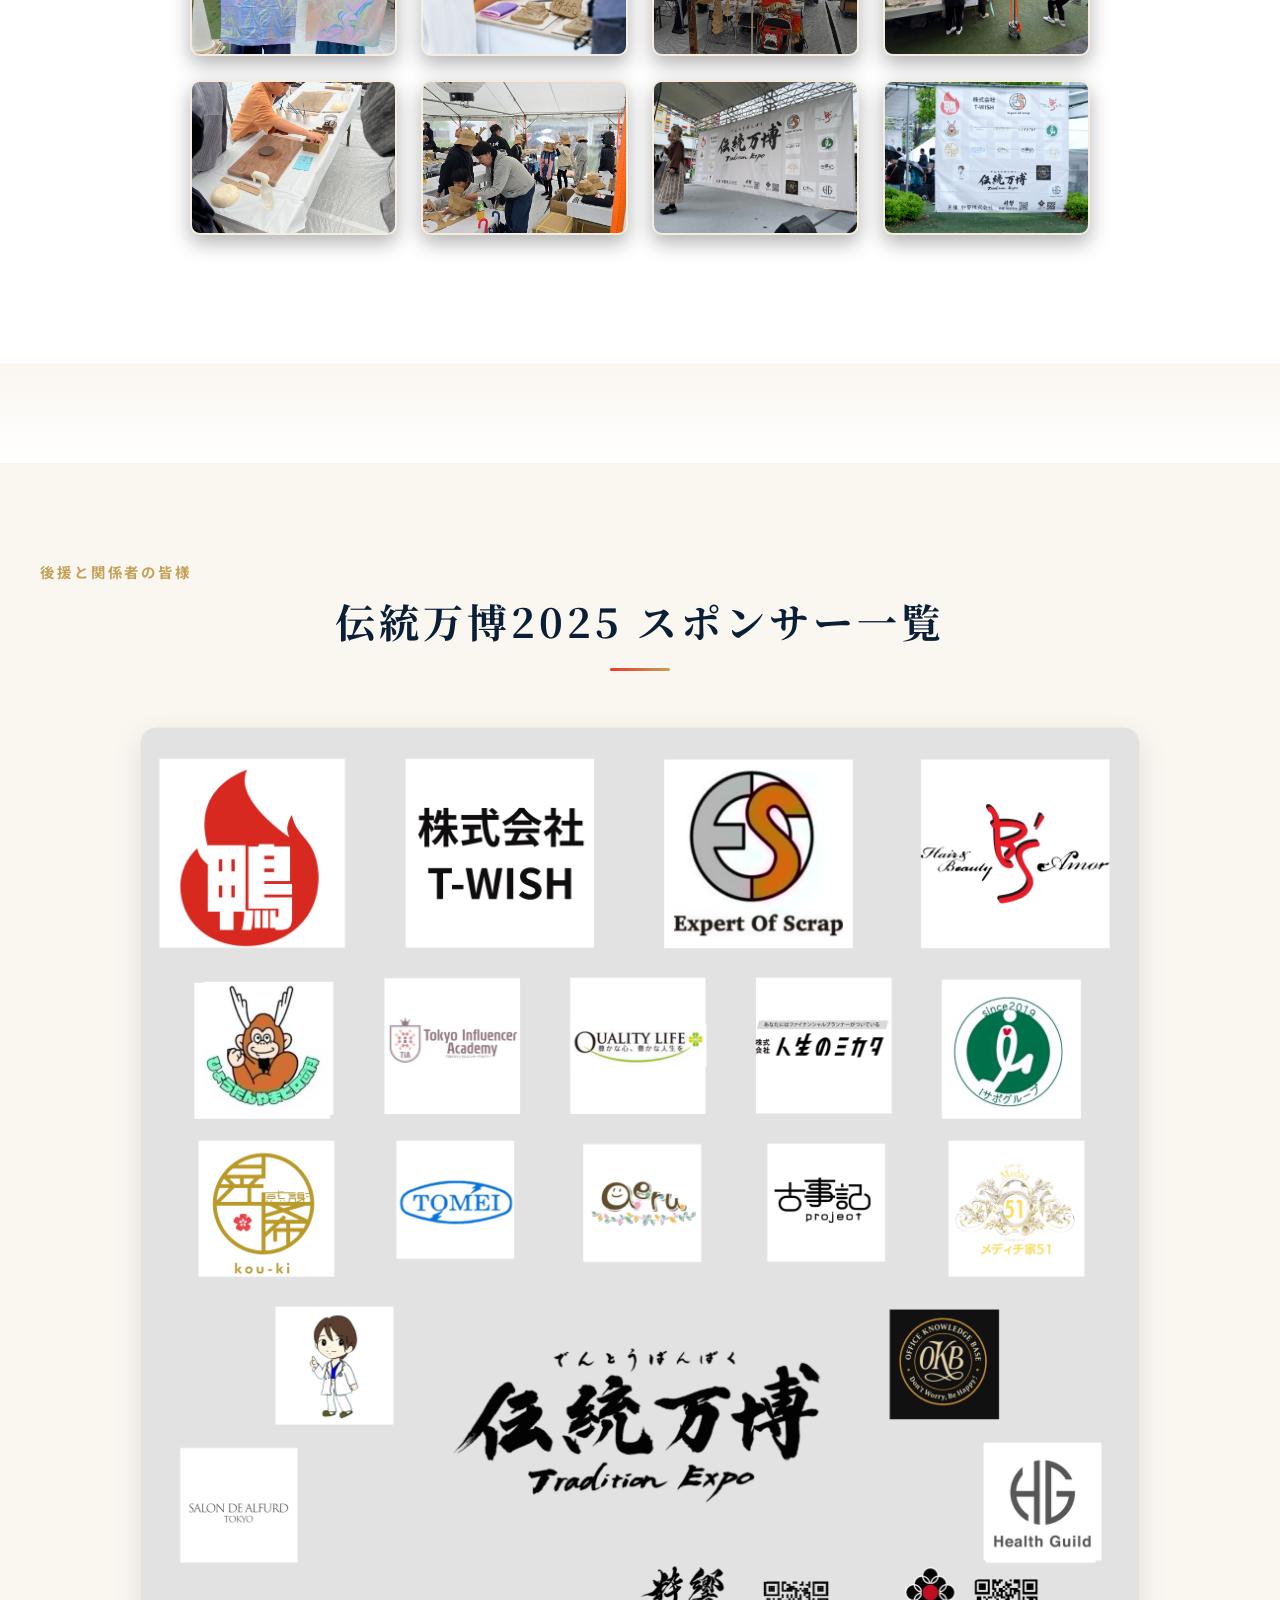
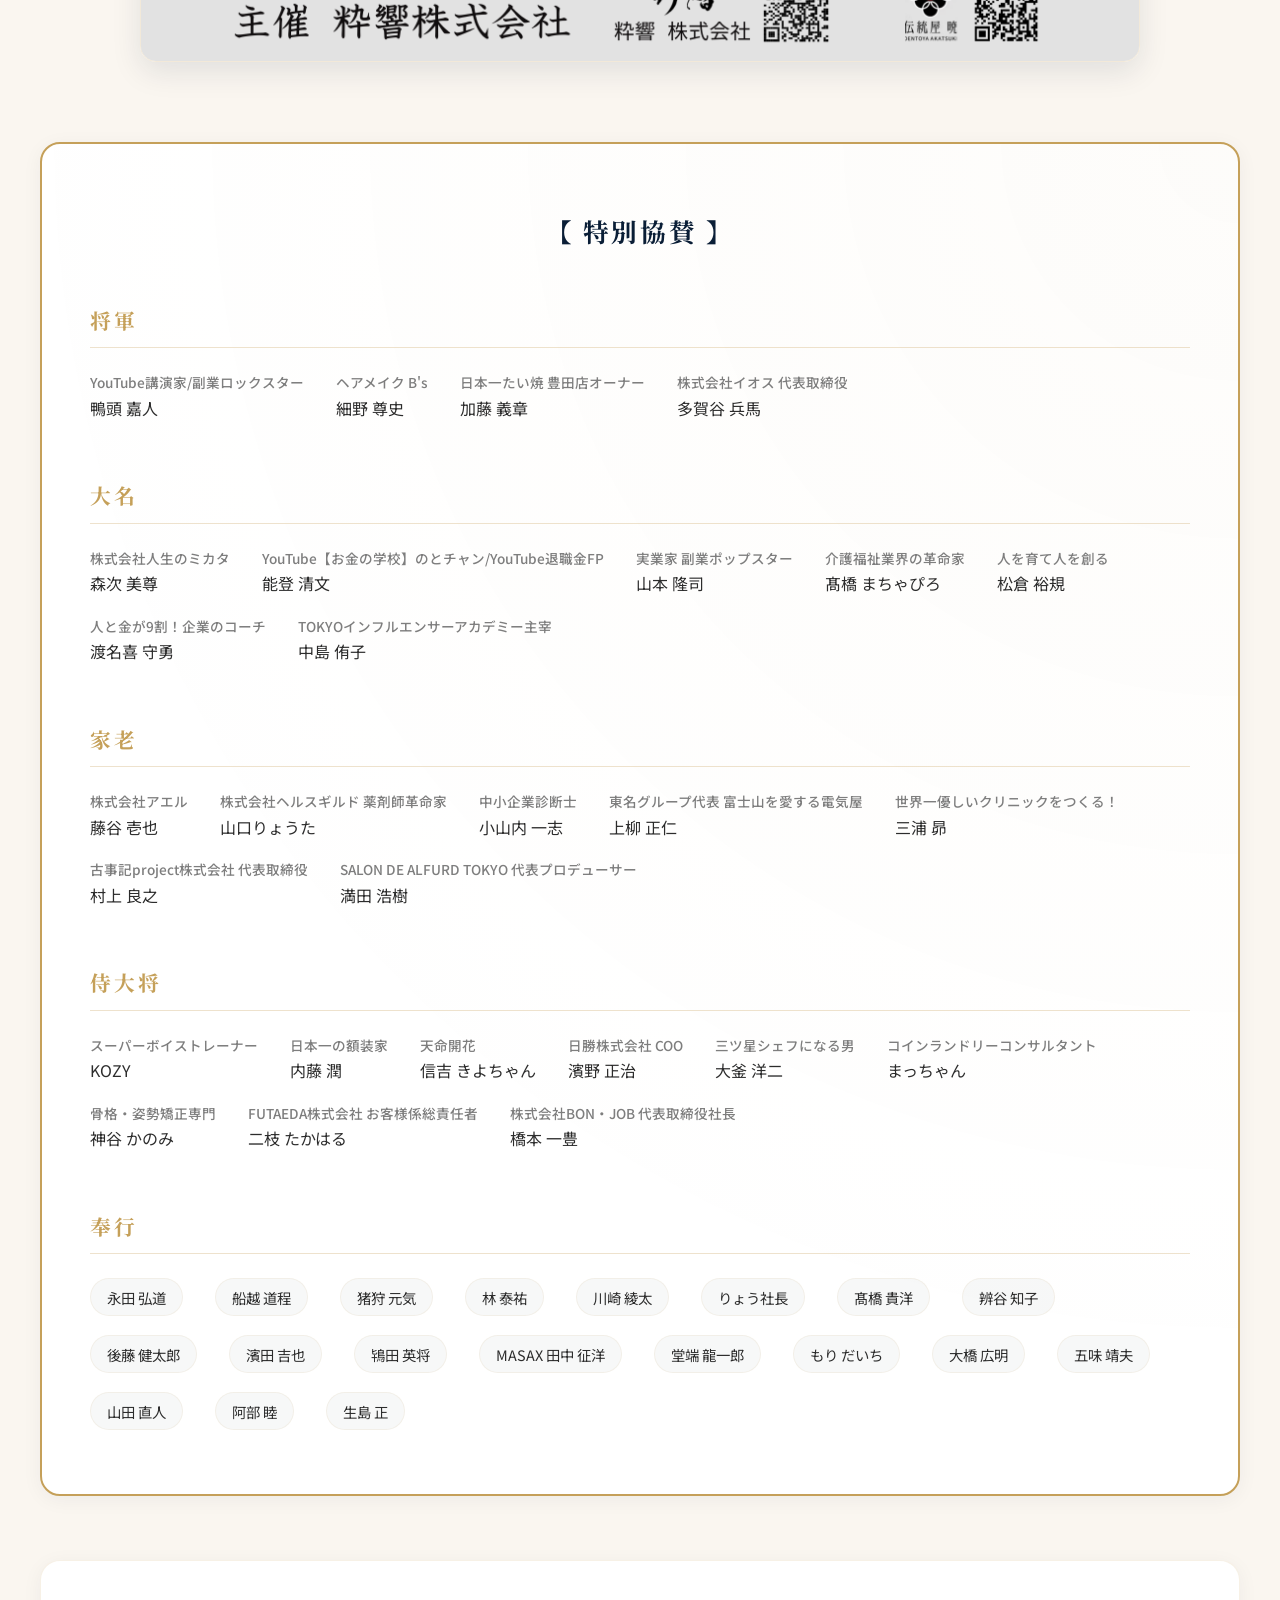
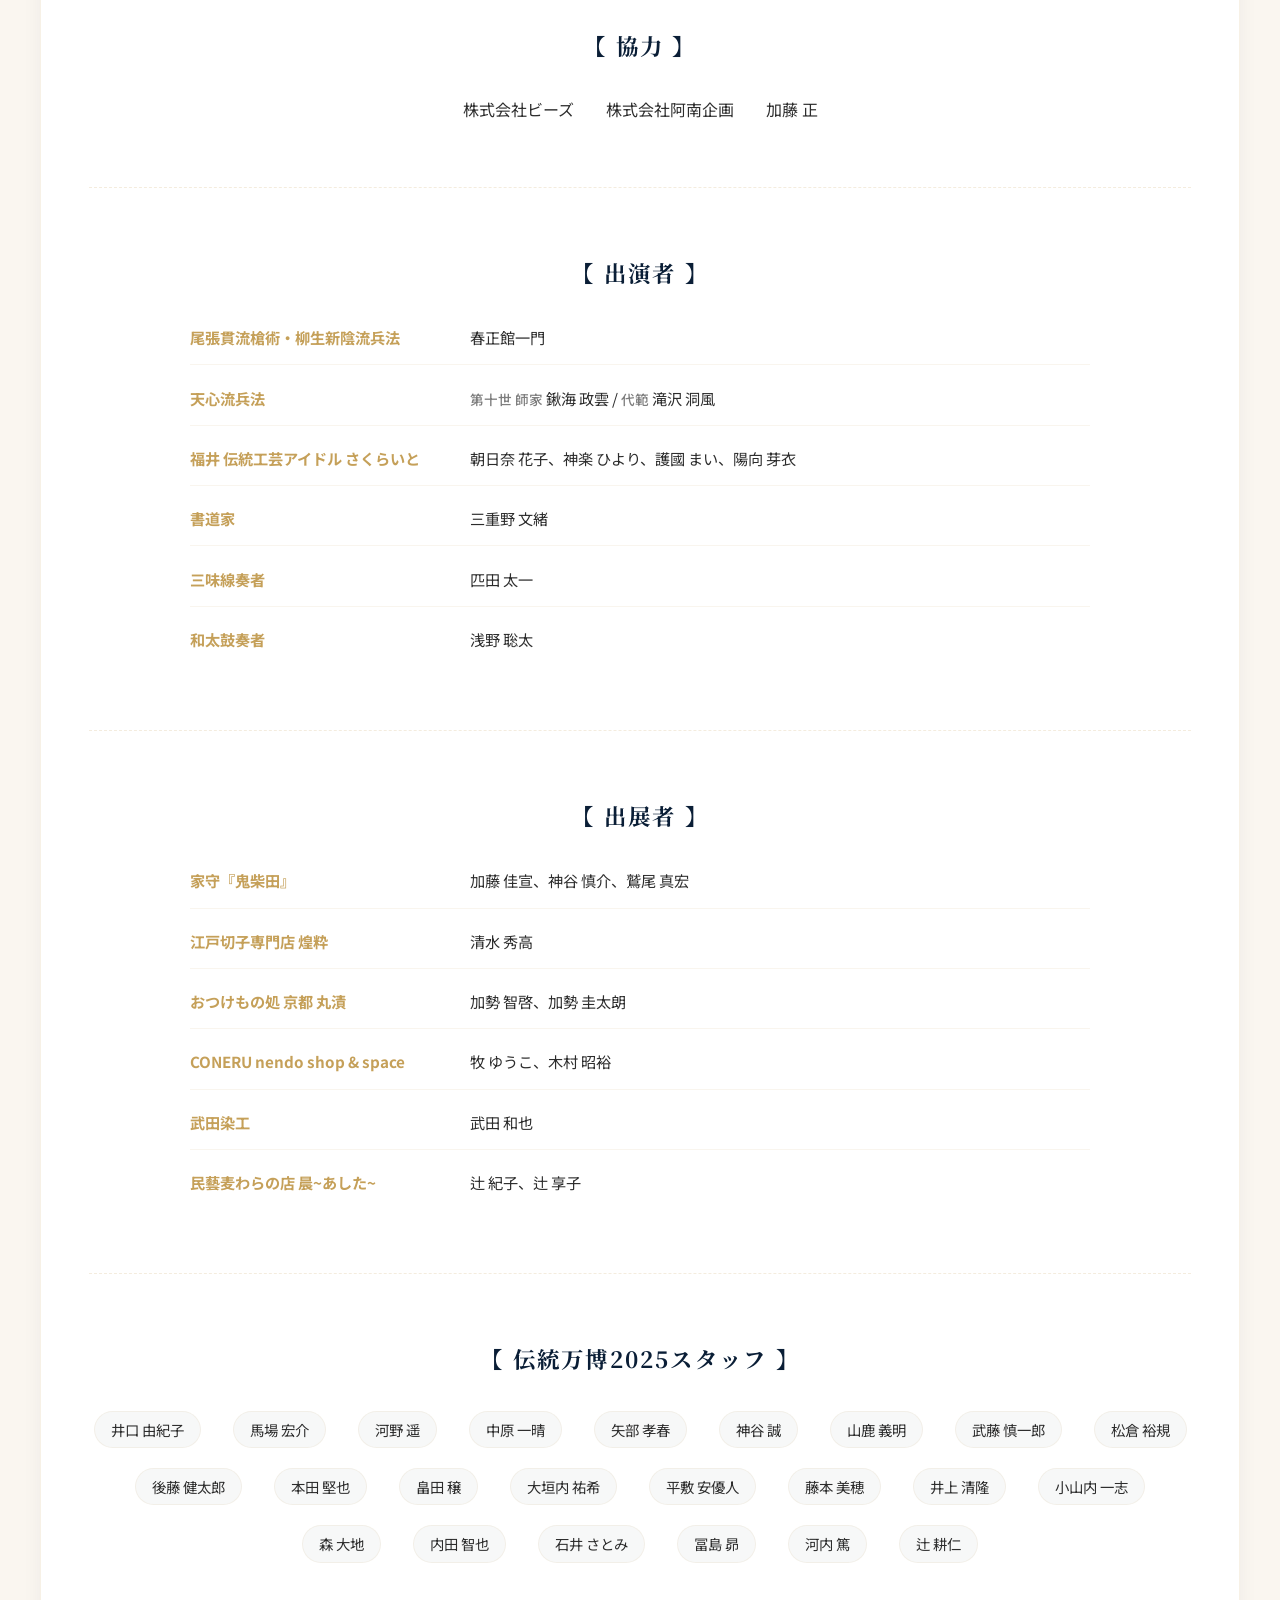
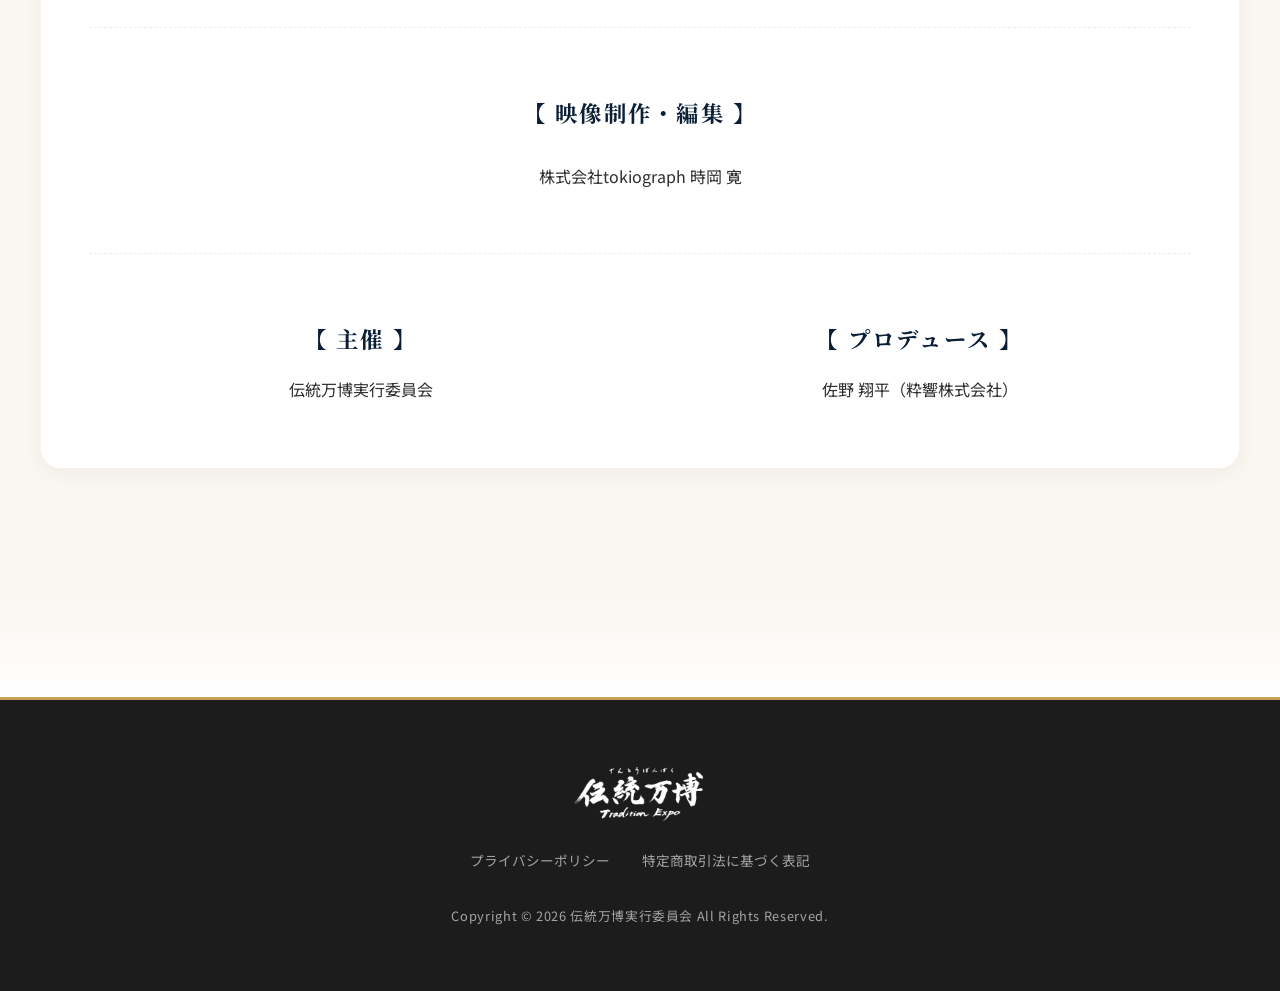
<file: gallery.html>
<!DOCTYPE html>
<html lang="ja">
<head>
  <meta charset="UTF-8">
  <meta name="viewport" content="width=device-width, initial-scale=1.0">
  <title>前回の様子 | 伝統万博2026</title>
  <meta name="description" content="大盛況となった前回の伝統万博2025（Maker's Pier）の様子を動画と写真でチェック。職人体験、ステージ演武の熱気をご覧ください。">
  
  <!-- OGP Meta Tags -->
  <meta property="og:title" content="前回の様子 | 伝統万博2026">
  <meta property="og:description" content="大盛況となった前回の伝統万博2025の様子を動画と写真でレポート。">
  <meta property="og:image" content="images/IMG_0084.JPG">
  <meta property="og:type" content="article">
  
  <!-- Favicon -->
  <link rel="icon" href="images/logo.png" type="image/png">
  <link rel="apple-touch-icon" href="images/logo.png">

  <!-- Stylesheets -->
  <link rel="stylesheet" href="style.css">
  
  <!-- FontAwesome for Premium Icons -->
  <link rel="stylesheet" href="https://cdnjs.cloudflare.com/ajax/libs/font-awesome/6.4.0/css/all.min.css">
</head>
<body>

  <!-- ==========================================
       Header
       ========================================== -->
  <header>
    <div class="header-container">
      <a href="index.html" class="logo-area">
        <div class="logo-wrapper">
          <img src="images/logo.png" alt="伝統万博" class="header-logo-img">
        </div>
      </a>
      
      <input type="checkbox" id="menuToggleCheckbox" class="menu-toggle-checkbox">
      <label for="menuToggleCheckbox" class="menu-toggle" id="menuToggle" aria-label="メニューを開く">
        <span></span>
        <span></span>
        <span></span>
      </label>
      
      <nav id="navMenu">
        <ul>
          <li><a href="index.html">ホーム</a></li>
          <li><a href="overview.html">2026開催案内</a></li>
          <li><a href="gallery.html" class="active">前回の様子</a></li>
          <li><a href="about.html">主催・お問い合わせ</a></li>
        </ul>
      </nav>
    </div>
  </header>

  <!-- ==========================================
       Page Header
       ========================================== -->
  <section class="page-header">
    <div class="page-header-container">
      <h2>前回の様子</h2>
      <p class="page-header-subtitle">伝統万博二〇二五 画廊と映像</p>
    </div>
  </section>

  <!-- ==========================================
       Video Gallery
       ========================================== -->
  <section class="gallery reveal active" id="gallery" style="background-color: var(--color-bg-white); color: var(--color-text-dark); padding: 5rem 1.5rem 8rem;">
    <div class="gallery-container">
      <h2 class="section-title" style="color: var(--color-primary-indigo);">大盛況だった前回の様子を動画でチェック！</h2>
      <p class="gallery-desc" style="color: var(--color-text-dark);">
        前回、Maker's Pier Central Parkで開催され、500名以上の動員を記録した「伝統万博2025」のダイジェストムービーです。
        迫力ある書道パフォーマンス、息をのむ殺陣（たて）・演武、美しい三味線の音色。そして、伝統工芸アイドルによる華やかなステージや、子どもたちが真剣な表情と満面の笑顔で職人体験（染め物など）に挑戦している熱気あふれる様子を、ぜひ動画でご覧ください！
      </p>
      
      <div class="video-wrapper" style="box-shadow: var(--shadow-premium); border-radius: 12px; overflow: hidden; border: 1px solid rgba(197, 160, 89, 0.15);">
        <!-- YouTube Responsive Embed -->
        <iframe 
          src="https://www.youtube.com/embed/Bng7vgw5PAE" 
          title="伝統万博2025 ダイジェストムービー" 
          allow="accelerometer; autoplay; clipboard-write; encrypted-media; gyroscope; picture-in-picture; web-share" 
          allowfullscreen>
        </iframe>
      </div>

      <!-- 写真で見る前回の様子を追加 -->
      <h3 class="gallery-photos-title" style="color: var(--color-primary-indigo); margin-top: 6rem;">フォトギャラリー</h3>
      <div class="gallery-photos-grid">
        <div class="gallery-photo-item">
          <img src="images/1F9BC9A7-710B-44F9-A07B-4E70499914D4.jpg" alt="墨流し染め体験をする子どもたち">
        </div>
        <div class="gallery-photo-item">
          <img src="images/2025_original.5.6美容万博&amp;伝統万博-133 (1).jpg" alt="瓦作り体験で粘土をこねる女の子">
        </div>
        <div class="gallery-photo-item">
          <img src="images/麦わら細工.jpg" alt="伝統工芸の麦わら細工展示">
        </div>
        <div class="gallery-photo-item">
          <img src="images/IMG_0952.jpg" alt="古銭引換所に集まる人々">
        </div>
        <div class="gallery-photo-item">
          <img src="images/image_original (11) (1).jpg" alt="ワークショップで粘土をこねる男の子">
        </div>
        <div class="gallery-photo-item">
          <img src="images/IMG_0796.JPG" alt="兜作りワークショップに集中する子どもたち">
        </div>
        <div class="gallery-photo-item">
          <img src="images/IMG_0084.JPG" alt="伝統万博の屋外ステージ">
        </div>
        <div class="gallery-photo-item">
          <img src="images/2025_original.5.6美容万博&amp;伝統万博-291 (1).jpg" alt="主催・協賛ロゴが並ぶ記念撮影エリア">
        </div>
      </div>
    </div>
  </section>

  <!-- 和風の区切り -->
  <div class="kasumi-divider"></div>

  <!-- ==========================================
       Sponsor & Partners Section (後援・関係者賛助一覧)
       ========================================== -->
  <section class="sponsor-section reveal active" id="sponsors">
    <div class="sponsor-container">
      <span class="section-subtitle">後援と関係者の皆様</span>
      <h2 class="section-title">伝統万博2025 スポンサー一覧</h2>
      
      <!-- スポンサー一覧バナー -->
      <div class="sponsor-banner-wrapper">
        <img src="images/Sponsor2026.png" alt="伝統万博2025 スポンサー一覧バナー" class="sponsor-banner-img">
      </div>

      <div class="sponsor-grid-wrapper">
        <!-- 特別協賛カード -->
        <div class="sponsor-group card-premium">
          <h3>【 特別協賛 】</h3>
          
          <div class="sponsor-rank">
            <h4>将軍</h4>
            <div class="sponsor-names-flex rank-shogun">
              <span class="sponsor-item"><strong>YouTube講演家/副業ロックスター</strong> 鴨頭 嘉人</span>
              <span class="sponsor-item"><strong>ヘアメイク B's</strong> 細野 尊史</span>
              <span class="sponsor-item"><strong>日本一たい焼 豊田店オーナー</strong> 加藤 義章</span>
              <span class="sponsor-item"><strong>株式会社イオス 代表取締役</strong> 多賀谷 兵馬</span>
            </div>
          </div>

          <div class="sponsor-rank">
            <h4>大名</h4>
            <div class="sponsor-names-flex rank-daimyo">
              <span class="sponsor-item"><strong>株式会社人生のミカタ</strong> 森次 美尊</span>
              <span class="sponsor-item"><strong>YouTube【お金の学校】のとチャン/YouTube退職金FP</strong> 能登 清文</span>
              <span class="sponsor-item"><strong>実業家 副業ポップスター</strong> 山本 隆司</span>
              <span class="sponsor-item"><strong>介護福祉業界の革命家</strong> 髙橋 まちゃぴろ</span>
              <span class="sponsor-item"><strong>人を育て人を創る</strong> 松倉 裕規</span>
              <span class="sponsor-item"><strong>人と金が9割！企業のコーチ</strong> 渡名喜 守勇</span>
              <span class="sponsor-item"><strong>TOKYOインフルエンサーアカデミー主宰</strong> 中島 侑子</span>
            </div>
          </div>

          <div class="sponsor-rank">
            <h4>家老</h4>
            <div class="sponsor-names-flex rank-karo">
              <span class="sponsor-item"><strong>株式会社アエル</strong> 藤谷 壱也</span>
              <span class="sponsor-item"><strong>株式会社ヘルスギルド 薬剤師革命家</strong> 山口りょうた</span>
              <span class="sponsor-item"><strong>中小企業診断士</strong> 小山内 一志</span>
              <span class="sponsor-item"><strong>東名グループ代表 富士山を愛する電気屋</strong> 上柳 正仁</span>
              <span class="sponsor-item"><strong>世界一優しいクリニックをつくる！</strong> 三浦 昴</span>
              <span class="sponsor-item"><strong>古事記project株式会社 代表取締役</strong> 村上 良之</span>
              <span class="sponsor-item"><strong>SALON DE ALFURD TOKYO 代表プロデューサー</strong> 満田 浩樹</span>
            </div>
          </div>

          <div class="sponsor-rank">
            <h4>侍大将</h4>
            <div class="sponsor-names-flex rank-samurai">
              <span class="sponsor-item"><strong>スーパーボイストレーナー</strong> KOZY</span>
              <span class="sponsor-item"><strong>日本一の額装家</strong> 内藤 潤</span>
              <span class="sponsor-item"><strong>天命開花</strong> 信吉 きよちゃん</span>
              <span class="sponsor-item"><strong>日勝株式会社 COO</strong> 濱野 正治</span>
              <span class="sponsor-item"><strong>三ツ星シェフになる男</strong> 大釜 洋二</span>
              <span class="sponsor-item"><strong>コインランドリーコンサルタント</strong> まっちゃん</span>
              <span class="sponsor-item"><strong>骨格・姿勢矯正専門</strong> 神谷 かのみ</span>
              <span class="sponsor-item"><strong>FUTAEDA株式会社 お客様係総責任者</strong> 二枝 たかはる</span>
              <span class="sponsor-item"><strong>株式会社BON・JOB 代表取締役社長</strong> 橋本 一豊</span>
            </div>
          </div>

          <div class="sponsor-rank">
            <h4>奉行</h4>
            <div class="sponsor-names-flex rank-bugyo">
              <span class="sponsor-item">永田 弘道</span>
              <span class="sponsor-item">船越 道程</span>
              <span class="sponsor-item">猪狩 元気</span>
              <span class="sponsor-item">林 泰祐</span>
              <span class="sponsor-item">川崎 綾太</span>
              <span class="sponsor-item">りょう社長</span>
              <span class="sponsor-item">髙橋 貴洋</span>
              <span class="sponsor-item">辨谷 知子</span>
              <span class="sponsor-item">後藤 健太郎</span>
              <span class="sponsor-item">濱田 吉也</span>
              <span class="sponsor-item">鴇田 英将</span>
              <span class="sponsor-item">MASAX 田中 征洋</span>
              <span class="sponsor-item">堂端 龍一郎</span>
              <span class="sponsor-item">もり だいち</span>
              <span class="sponsor-item">大橋 広明</span>
              <span class="sponsor-item">五味 靖夫</span>
              <span class="sponsor-item">山田 直人</span>
              <span class="sponsor-item">阿部 睦</span>
              <span class="sponsor-item">生島 正</span>
            </div>
          </div>
        </div>

        <!-- 協力・出演・出展・スタッフカード -->
        <div class="sponsor-group card-normal">
          <div class="sponsor-block">
            <h3>【 協力 】</h3>
            <div class="sponsor-names-flex text-center justify-center">
              <span class="sponsor-item">株式会社ビーズ</span>
              <span class="sponsor-item">株式会社阿南企画</span>
              <span class="sponsor-item">加藤 正</span>
            </div>
          </div>

          <div class="sponsor-block">
            <h3>【 出演者 】</h3>
            <div class="sponsor-vertical-list">
              <div class="list-item-row">
                <span class="role-lbl">尾張貫流槍術・柳生新陰流兵法</span>
                <span class="names-lbl">春正館一門</span>
              </div>
              <div class="list-item-row">
                <span class="role-lbl">天心流兵法</span>
                <span class="names-lbl"><strong>第十世 師家</strong> 鍬海 政雲 / <strong>代範</strong> 滝沢 洞風</span>
              </div>
              <div class="list-item-row">
                <span class="role-lbl">福井 伝統工芸アイドル さくらいと</span>
                <span class="names-lbl">朝日奈 花子、神楽 ひより、護國 まい、陽向 芽衣</span>
              </div>
              <div class="list-item-row">
                <span class="role-lbl">書道家</span>
                <span class="names-lbl">三重野 文緒</span>
              </div>
              <div class="list-item-row">
                <span class="role-lbl">三味線奏者</span>
                <span class="names-lbl">匹田 太一</span>
              </div>
              <div class="list-item-row">
                <span class="role-lbl">和太鼓奏者</span>
                <span class="names-lbl">浅野 聡太</span>
              </div>
            </div>
          </div>

          <div class="sponsor-block">
            <h3>【 出展者 】</h3>
            <div class="sponsor-vertical-list">
              <div class="list-item-row">
                <span class="role-lbl">家守『鬼柴田』</span>
                <span class="names-lbl">加藤 佳宣、神谷 慎介、鷲尾 真宏</span>
              </div>
              <div class="list-item-row">
                <span class="role-lbl">江戸切子専門店 煌粋</span>
                <span class="names-lbl">清水 秀高</span>
              </div>
              <div class="list-item-row">
                <span class="role-lbl">おつけもの処 京都 丸漬</span>
                <span class="names-lbl">加勢 智啓、加勢 圭太朗</span>
              </div>
              <div class="list-item-row">
                <span class="role-lbl">CONERU nendo shop & space</span>
                <span class="names-lbl">牧 ゆうこ、木村 昭裕</span>
              </div>
              <div class="list-item-row">
                <span class="role-lbl">武田染工</span>
                <span class="names-lbl">武田 和也</span>
              </div>
              <div class="list-item-row">
                <span class="role-lbl">民藝麦わらの店 晨~あした~</span>
                <span class="names-lbl">辻 紀子、辻 享子</span>
              </div>
            </div>
          </div>

          <div class="sponsor-block">
            <h3>【 伝統万博2025スタッフ 】</h3>
            <div class="sponsor-names-flex text-center justify-center font-small">
              <span class="sponsor-item">井口 由紀子</span>
              <span class="sponsor-item">馬場 宏介</span>
              <span class="sponsor-item">河野 遥</span>
              <span class="sponsor-item">中原 一晴</span>
              <span class="sponsor-item">矢部 孝春</span>
              <span class="sponsor-item">神谷 誠</span>
              <span class="sponsor-item">山鹿 義明</span>
              <span class="sponsor-item">武藤 慎一郎</span>
              <span class="sponsor-item">松倉 裕規</span>
              <span class="sponsor-item">後藤 健太郎</span>
              <span class="sponsor-item">本田 堅也</span>
              <span class="sponsor-item">畠田 穣</span>
              <span class="sponsor-item">大垣内 祐希</span>
              <span class="sponsor-item">平敷 安優人</span>
              <span class="sponsor-item">藤本 美穂</span>
              <span class="sponsor-item">井上 清隆</span>
              <span class="sponsor-item">小山内 一志</span>
              <span class="sponsor-item">森 大地</span>
              <span class="sponsor-item">内田 智也</span>
              <span class="sponsor-item">石井 さとみ</span>
              <span class="sponsor-item">冨島 昴</span>
              <span class="sponsor-item">河内 篤</span>
              <span class="sponsor-item">辻 耕仁</span>
            </div>
          </div>

          <div class="sponsor-block">
            <h3>【 映像制作・編集 】</h3>
            <div class="sponsor-names-flex text-center justify-center">
              <span class="sponsor-item">株式会社tokiograph 時岡 寛</span>
            </div>
          </div>

          <div class="sponsor-block flex-row-info justify-center gap-4">
            <div>
              <h3>【 主催 】</h3>
              <p class="text-center font-heading">伝統万博実行委員会</p>
            </div>
            <div>
              <h3>【 プロデュース 】</h3>
              <p class="text-center font-heading">佐野 翔平（粋響株式会社）</p>
            </div>
          </div>
        </div>
      </div>
    </div>
  </section>

  <!-- 和風の区切り -->
  <div class="kasumi-divider"></div>

  <!-- ==========================================
       Footer
       ========================================== -->
  <footer>
    <div class="footer-container">
      <div class="footer-logo">
        <img src="images/logo.png" alt="伝統万博" class="footer-logo-img">
      </div>
      <ul class="footer-links">
        <li><a href="#">プライバシーポリシー</a></li>
        <li><a href="#">特定商取引法に基づく表記</a></li>
      </ul>
      <p class="copyright">Copyright &copy; 2026 伝統万博実行委員会 All Rights Reserved.</p>
    </div>
  </footer>


</body>
</html>
</file>
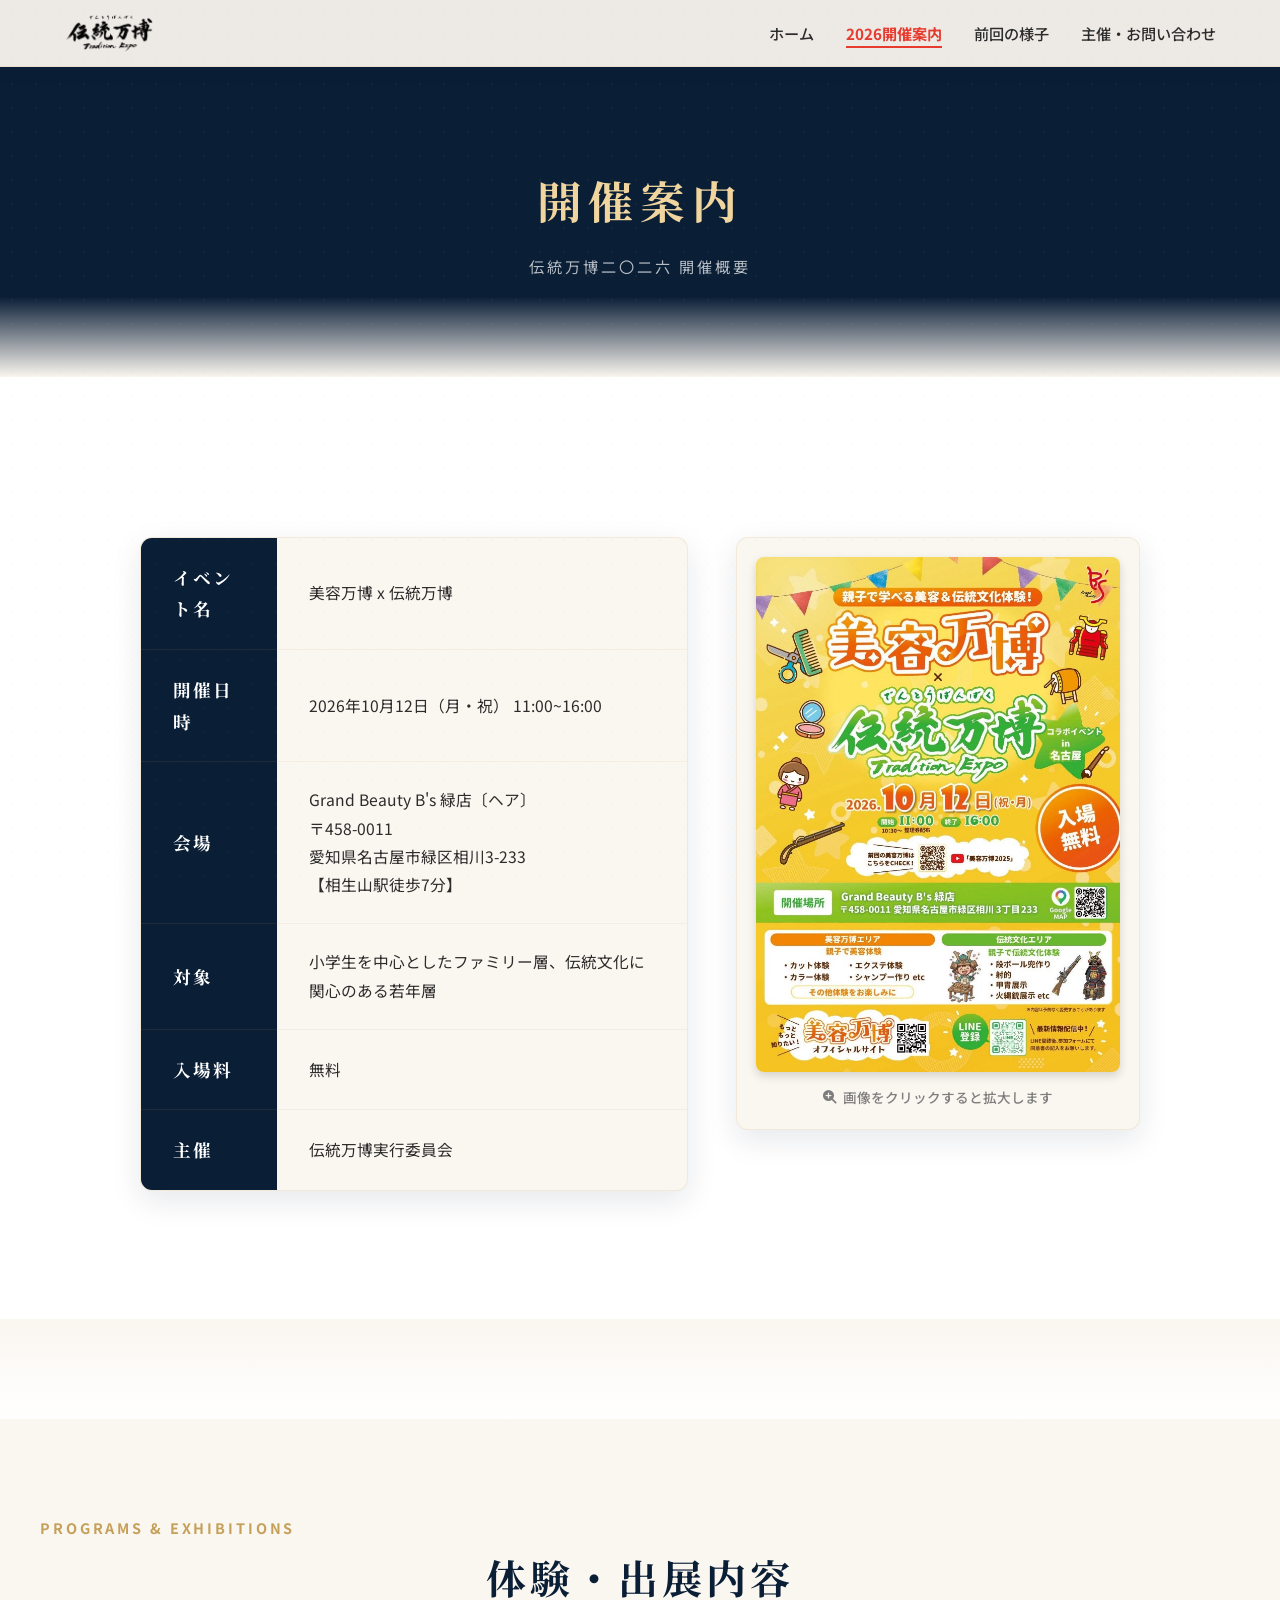
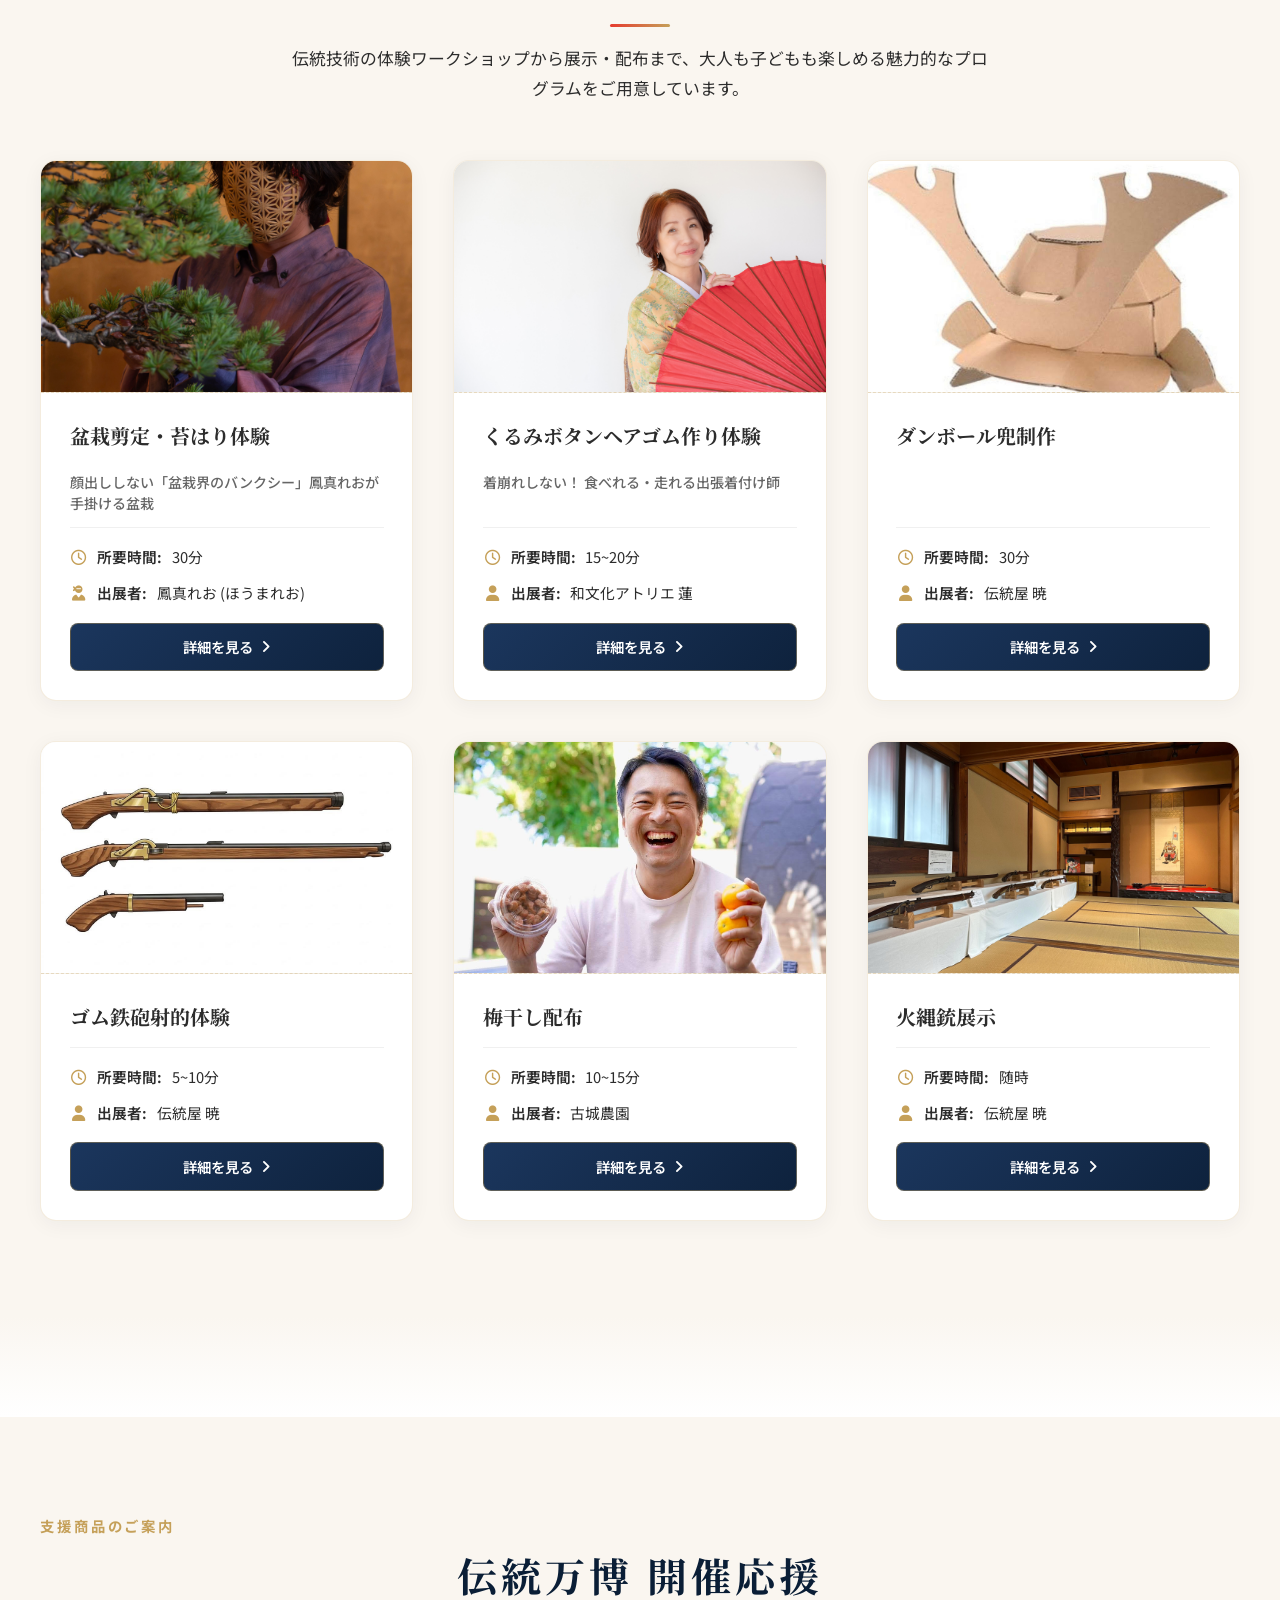
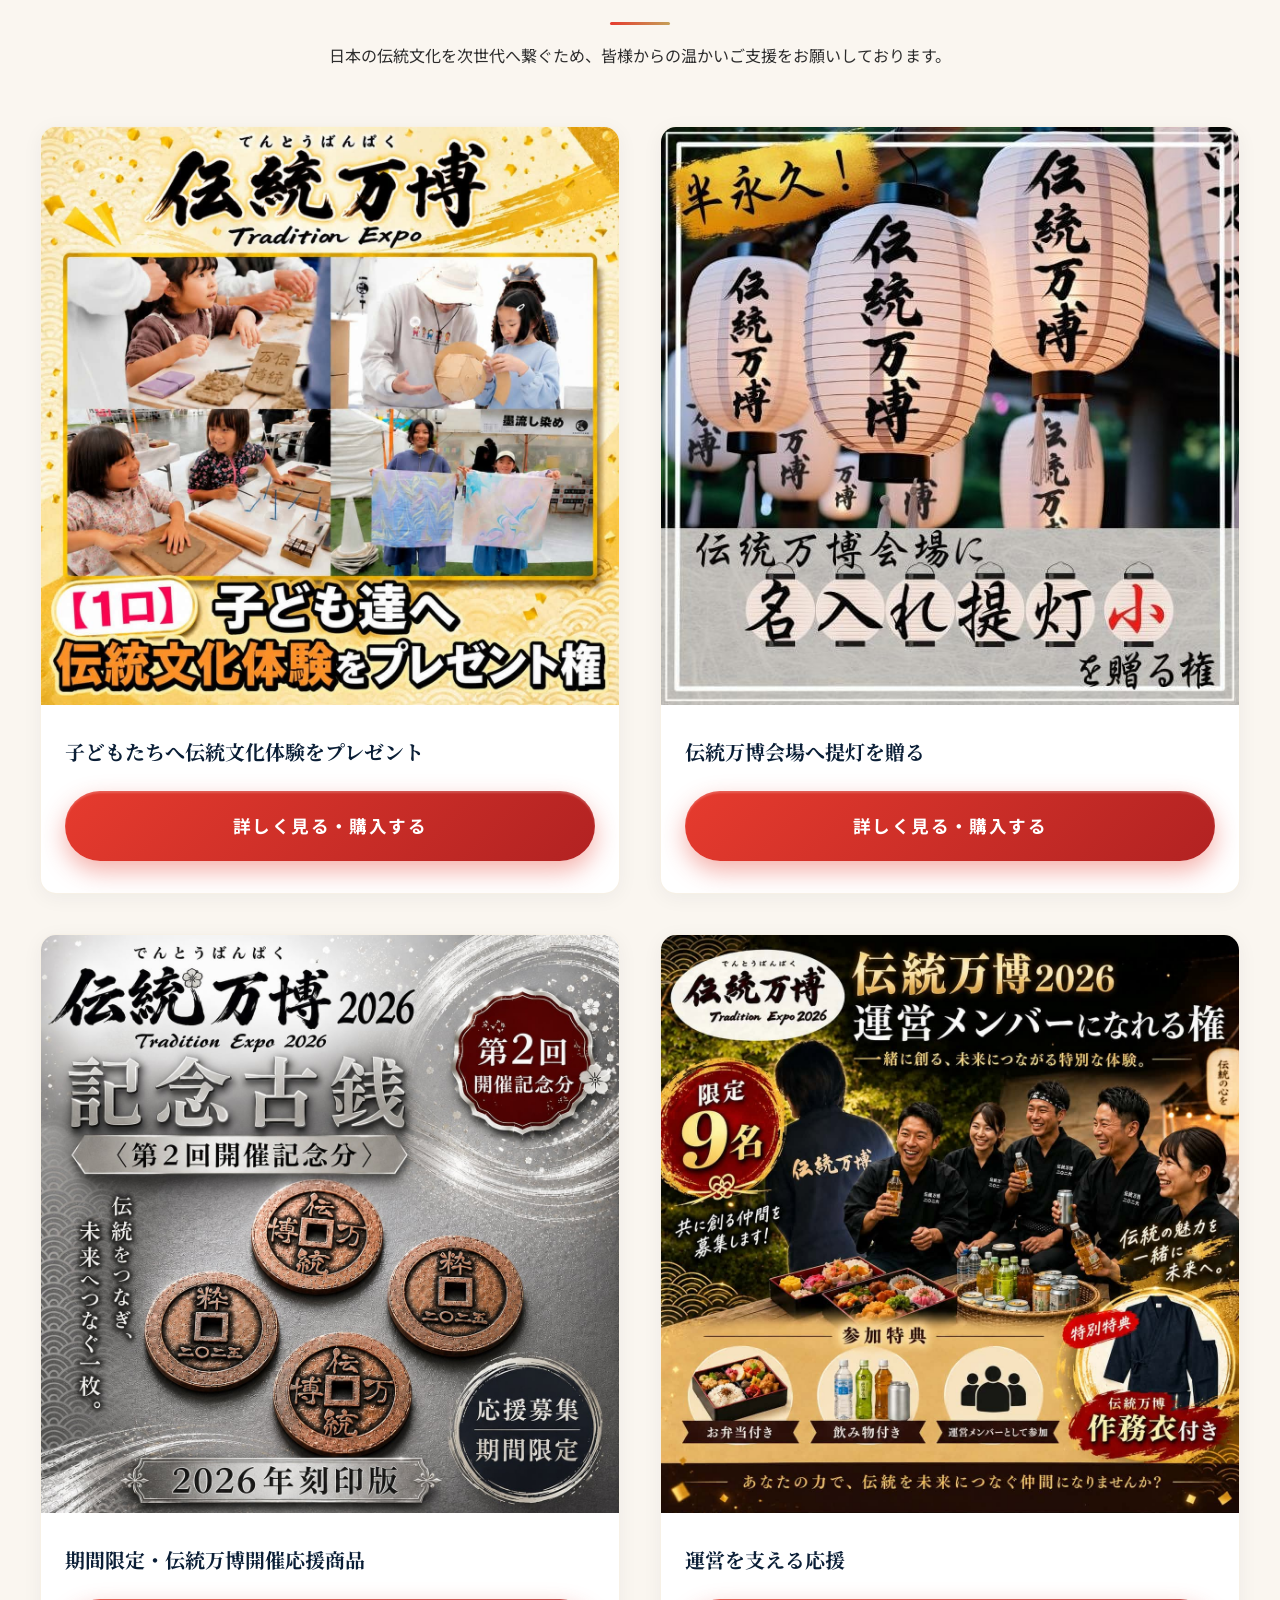
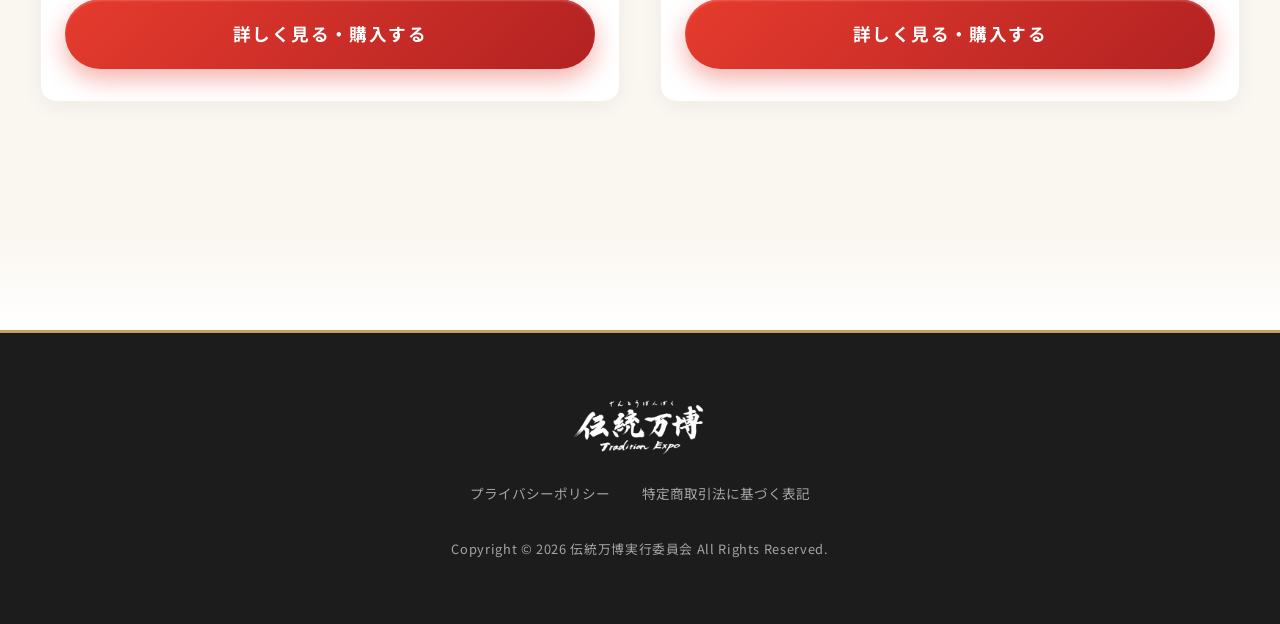
<file: overview.html>
<!DOCTYPE html>
<html lang="ja">
<head>
  <meta charset="UTF-8">
  <meta name="viewport" content="width=device-width, initial-scale=1.0">
  <title>開催案内 | 伝統万博2026</title>
  <meta name="description" content="伝統万博2026の開催概要、日時、会場アクセス、ご来場チラシ情報はこちら。2026年10月12日（月・祝）、Grand Beauty B's 緑店にて開催。">
  
  <!-- OGP Meta Tags -->
  <meta property="og:title" content="開催案内 | 伝統万博2026">
  <meta property="og:description" content="伝統万博2026の開催概要、日時、会場アクセス、ご来場チラシ情報はこちら。">
  <meta property="og:image" content="images/flyer.jpg">
  <meta property="og:type" content="article">
  
  <!-- Favicon -->
  <link rel="icon" href="images/logo.png" type="image/png">
  <link rel="apple-touch-icon" href="images/logo.png">

  <!-- Stylesheets -->
  <link rel="stylesheet" href="style.css">
  
  <!-- FontAwesome for Premium Icons -->
  <link rel="stylesheet" href="https://cdnjs.cloudflare.com/ajax/libs/font-awesome/6.4.0/css/all.min.css">
</head>
<body>

  <!-- ==========================================
       Header
       ========================================== -->
  <header>
    <div class="header-container">
      <a href="index.html" class="logo-area">
        <div class="logo-wrapper">
          <img src="images/logo.png" alt="伝統万博" class="header-logo-img">
        </div>
      </a>
      
      <input type="checkbox" id="menuToggleCheckbox" class="menu-toggle-checkbox">
      <label for="menuToggleCheckbox" class="menu-toggle" id="menuToggle" aria-label="メニューを開く">
        <span></span>
        <span></span>
        <span></span>
      </label>
      
      <nav id="navMenu">
        <ul>
          <li><a href="index.html">ホーム</a></li>
          <li><a href="overview.html" class="active">2026開催案内</a></li>
          <li><a href="gallery.html">前回の様子</a></li>
          <li><a href="about.html">主催・お問い合わせ</a></li>
        </ul>
      </nav>
    </div>
  </header>

  <!-- ==========================================
       Page Header
       ========================================== -->
  <section class="page-header">
    <div class="page-header-container">
      <h2>開催案内</h2>
      <p class="page-header-subtitle">伝統万博二〇二六 開催概要</p>
    </div>
  </section>

  <!-- ==========================================
       Overview (開催概要)
       ========================================== -->
  <section class="overview reveal active" id="overview">
    <div class="overview-container">
      <div class="overview-content-wrapper">
        <div class="table-wrapper">
          <table class="overview-table">
            <tr>
              <th>イベント名</th>
              <td>美容万博 x 伝統万博</td>
            </tr>
            <tr>
              <th>開催日時</th>
              <td>2026年10月12日（月・祝） 11:00~16:00</td>
            </tr>
            <tr>
              <th>会場</th>
              <td>
                Grand Beauty B's 緑店〔ヘア〕<br>
                〒458-0011<br>
                愛知県名古屋市緑区相川3-233<br>
                【相生山駅徒歩7分】
              </td>
            </tr>
            <tr>
              <th>対象</th>
              <td>小学生を中心としたファミリー層、伝統文化に関心のある若年層</td>
            </tr>
            <tr>
              <th>入場料</th>
              <td>無料</td>
            </tr>
            <tr>
              <th>主催</th>
              <td>伝統万博実行委員会</td>
            </tr>
          </table>
        </div>

        <div class="flyer-wrapper">
          <a href="#flyerModal">
            <img src="images/flyer.jpg" alt="美容万博×伝統万博 チラシ" class="flyer-img">
          </a>
          <p class="flyer-caption"><i class="fa-solid fa-magnifying-glass-plus"></i> 画像をクリックすると拡大します</p>
        </div>
      </div>
    </div>
  </section>

  <!-- 和風の区切り -->
  <div class="kasumi-divider"></div>

  <!-- ==========================================
       Experience & Exhibition Section (体験・出展内容)
       ========================================== -->
  <section class="experience-section reveal active" id="experience">
    <div class="experience-container">
      <span class="section-subtitle">PROGRAMS & EXHIBITIONS</span>
      <h2 class="section-title">体験・出展内容</h2>
      <p class="experience-intro">
        伝統技術の体験ワークショップから展示・配布まで、大人も子どもも楽しめる魅力的なプログラムをご用意しています。
      </p>

      <div class="experience-grid">
        <!-- 1. 盆栽剪定・苔はり体験 -->
        <div class="experience-card">
          <div class="experience-img-wrapper">
            <img src="images/IMG_2742 - Homare-en.jpeg" alt="盆栽剪定・苔はり体験 鳳真れお" class="experience-card-img">
          </div>
          <div class="experience-body">
            <h3>盆栽剪定・苔はり体験</h3>
            <p class="experience-catch">顔出ししない「盆栽界のバンクシー」鳳真れおが手掛ける盆栽</p>
            <div class="experience-meta">
              <div class="experience-meta-item">
                <i class="fa-regular fa-clock"></i>
                <span class="label">所要時間:</span>
                <span>30分</span>
              </div>
              <div class="experience-meta-item">
                <i class="fa-solid fa-user-ninja"></i>
                <span class="label">出展者:</span>
                <span>鳳真れお (ほうまれお)</span>
              </div>
            </div>
            <a href="#bonsaiModal" class="btn-experience-detail">
              <span>詳細を見る</span>
              <i class="fa-solid fa-angle-right"></i>
            </a>
          </div>
        </div>

        <!-- 2. くるみボタンヘアゴム作り体験 -->
        <div class="experience-card">
          <div class="experience-img-wrapper">
            <img src="images/Kurumi1.jpeg" alt="くるみボタンヘアゴム作り体験 和文化アトリエ 蓮" class="experience-card-img">
          </div>
          <div class="experience-body">
            <h3>くるみボタンヘアゴム作り体験</h3>
            <p class="experience-catch">着崩れしない！ 食べれる・走れる出張着付け師</p>
            <div class="experience-meta">
              <div class="experience-meta-item">
                <i class="fa-regular fa-clock"></i>
                <span class="label">所要時間:</span>
                <span>15~20分</span>
              </div>
              <div class="experience-meta-item">
                <i class="fa-solid fa-user"></i>
                <span class="label">出展者:</span>
                <span>和文化アトリエ 蓮</span>
              </div>
            </div>
            <a href="#kurumiModal" class="btn-experience-detail">
              <span>詳細を見る</span>
              <i class="fa-solid fa-angle-right"></i>
            </a>
          </div>
        </div>

        <!-- 3. ダンボール兜制作 -->
        <div class="experience-card">
          <div class="experience-img-wrapper">
            <img src="images/Kabuto1.jpg" alt="ダンボール兜制作 伝統屋 暁" class="experience-card-img">
          </div>
          <div class="experience-body">
            <h3>ダンボール兜制作</h3>
            <div class="experience-meta">
              <div class="experience-meta-item">
                <i class="fa-regular fa-clock"></i>
                <span class="label">所要時間:</span>
                <span>30分</span>
              </div>
              <div class="experience-meta-item">
                <i class="fa-solid fa-user"></i>
                <span class="label">出展者:</span>
                <span>伝統屋 暁</span>
              </div>
            </div>
            <a href="#kabutoModal" class="btn-experience-detail">
              <span>詳細を見る</span>
              <i class="fa-solid fa-angle-right"></i>
            </a>
          </div>
        </div>

        <!-- 4. ゴム鉄砲射的体験 -->
        <div class="experience-card">
          <div class="experience-img-wrapper">
            <img src="images/Shateki0.jpg" alt="ゴム鉄砲射的体験 伝統屋 暁" class="experience-card-img">
          </div>
          <div class="experience-body">
            <h3>ゴム鉄砲射的体験</h3>
            <div class="experience-meta">
              <div class="experience-meta-item">
                <i class="fa-regular fa-clock"></i>
                <span class="label">所要時間:</span>
                <span>5~10分</span>
              </div>
              <div class="experience-meta-item">
                <i class="fa-solid fa-user"></i>
                <span class="label">出展者:</span>
                <span>伝統屋 暁</span>
              </div>
            </div>
            <a href="#shatekiModal" class="btn-experience-detail">
              <span>詳細を見る</span>
              <i class="fa-solid fa-angle-right"></i>
            </a>
          </div>
        </div>

        <!-- 5. 梅干し配布 -->
        <div class="experience-card">
          <div class="experience-img-wrapper">
            <img src="images/Nasu.jpg" alt="梅干し配布 古城農園" class="experience-card-img">
          </div>
          <div class="experience-body">
            <h3>梅干し配布</h3>
            <div class="experience-meta">
              <div class="experience-meta-item">
                <i class="fa-regular fa-clock"></i>
                <span class="label">所要時間:</span>
                <span>10~15分</span>
              </div>
              <div class="experience-meta-item">
                <i class="fa-solid fa-user"></i>
                <span class="label">出展者:</span>
                <span>古城農園</span>
              </div>
            </div>
            <a href="#umeModal" class="btn-experience-detail">
              <span>詳細を見る</span>
              <i class="fa-solid fa-angle-right"></i>
            </a>
          </div>
        </div>

        <!-- 6. 火縄銃展示 -->
        <div class="experience-card">
          <div class="experience-img-wrapper">
            <img src="images/Hinawa2.jpg" alt="火縄銃展示 伝統屋 暁" class="experience-card-img">
          </div>
          <div class="experience-body">
            <h3>火縄銃展示</h3>
            <div class="experience-meta">
              <div class="experience-meta-item">
                <i class="fa-regular fa-clock"></i>
                <span class="label">所要時間:</span>
                <span>随時</span>
              </div>
              <div class="experience-meta-item">
                <i class="fa-solid fa-user"></i>
                <span class="label">出展者:</span>
                <span>伝統屋 暁</span>
              </div>
            </div>
            <a href="#hinawaModal" class="btn-experience-detail">
              <span>詳細を見る</span>
              <i class="fa-solid fa-angle-right"></i>
            </a>
          </div>
        </div>

      </div>
    </div>
  </section>

  <!-- 和風の区切り -->
  <div class="kasumi-divider"></div>

  <!-- ==========================================
       Support Products Section (支援商品のご案内)
       ========================================== -->
  <section class="support-section reveal active" id="support">
    <div class="support-container">
      <span class="section-subtitle">支援商品のご案内</span>
      <h2 class="section-title">伝統万博 開催応援</h2>
      <p class="support-intro">
        日本の伝統文化を次世代へ繋ぐため、皆様からの温かいご支援をお願いしております。
      </p>
      
      <div class="support-grid">
        <!-- 子どもたちへ伝統文化体験をプレゼント -->
        <div class="support-card">
          <div class="support-img-wrapper">
            <img src="images/giftforkids.jpeg" alt="子どもたちへ伝統文化体験をプレゼント">
          </div>
          <div class="support-body">
            <h3>子どもたちへ伝統文化体験をプレゼント</h3>
            <a href="https://dentobanpaku.base.shop/categories/7462482" target="_blank" class="btn-premium">詳しく見る・購入する</a>
          </div>
        </div>

        <!-- 伝統万博会場へ提灯を贈る -->
        <div class="support-card">
          <div class="support-img-wrapper">
            <img src="images/lanturn.jpeg" alt="伝統万博会場へ提灯を贈る">
          </div>
          <div class="support-body">
            <h3>伝統万博会場へ提灯を贈る</h3>
            <a href="https://dentobanpaku.base.shop/categories/7462484" target="_blank" class="btn-premium">詳しく見る・購入する</a>
          </div>
        </div>

        <!-- 期間限定・伝統万博開催応援商品 -->
        <div class="support-card">
          <div class="support-img-wrapper">
            <img src="images/kosen2026.jpeg" alt="期間限定・伝統万博開催応援商品">
          </div>
          <div class="support-body">
            <h3>期間限定・伝統万博開催応援商品</h3>
            <a href="https://dentobanpaku.base.shop/categories/7462499" target="_blank" class="btn-premium">詳しく見る・購入する</a>
          </div>
        </div>

        <!-- 運営を支える応援 -->
        <div class="support-card">
          <div class="support-img-wrapper">
            <img src="images/staff2026.jpeg" alt="運営を支える応援">
          </div>
          <div class="support-body">
            <h3>運営を支える応援</h3>
            <a href="https://dentobanpaku.base.shop/categories/7462502" target="_blank" class="btn-premium">詳しく見る・購入する</a>
          </div>
        </div>
      </div>
    </div>
  </section>

  <!-- 和風の区切り -->
  <div class="kasumi-divider"></div>

  <!-- ==========================================
       Footer
       ========================================== -->
  <footer>
    <div class="footer-container">
      <div class="footer-logo">
        <img src="images/logo.png" alt="伝統万博" class="footer-logo-img">
      </div>
      <ul class="footer-links">
        <li><a href="#">プライバシーポリシー</a></li>
        <li><a href="#">特定商取引法に基づく表記</a></li>
      </ul>
      <p class="copyright">Copyright &copy; 2026 伝統万博実行委員会 All Rights Reserved.</p>
    </div>
  </footer>



  <!-- ==========================================
       Bonsai Experience Detail Modal (盆栽出展詳細モーダル)
       ========================================== -->
  <div class="modal experience-detail-modal" id="bonsaiModal">
    <a href="#experience" class="modal-overlay-close" aria-label="閉じる"></a>
    <div class="modal-content bonsai-modal-content">
      <a href="#experience" class="modal-close" aria-label="閉じる">&times;</a>
      
      <div class="modal-header-section">
        <div class="modal-logo-container">
          <img src="images/IMG_2375 - Homare-en.jpeg" alt="誉園 ロゴ" class="modal-brand-logo">
        </div>
        <div class="modal-title-container">
          <span class="modal-sub-tag"><i class="fa-solid fa-seedling"></i> 盆栽ブランド「誉園」</span>
          <h3 class="modal-title">盆栽剪定・苔はり体験</h3>
          <div class="modal-artist-meta">
            <span class="artist-name">出展者：鳳真れお <small>(ほうまれお)</small></span>
            <span class="artist-badge">大相撲 高砂部屋 専属盆栽アーティスト</span>
          </div>
        </div>
      </div>

      <div class="modal-catchphrase-box">
        <i class="fa-solid fa-quote-left quote-icon-left"></i>
        <p class="catchphrase-text">顔出ししない「盆栽界のバンクシー」鳳真れおが手掛ける盆栽</p>
        <i class="fa-solid fa-quote-right quote-icon-right"></i>
      </div>

      <div class="modal-intro-section">
        <h4 class="modal-section-title"><i class="fa-solid fa-book-open"></i> 出展紹介</h4>
        <p>
          盆栽の聖地・大宮盆栽村で学んだ後に独立し、2024年に盆栽ブランド「誉園」をローンチ。顔出しをしない独特のスタイルから海外の投資家の間で「盆栽界のバンクシー」と呼ばれている。
        </p>
        <p>
          盆栽の従来の飾り方に新たな息を吹き込み、日本列島の小宇宙を表現した盆栽のインスタレーションアートを浅草にて世界で初めて発表。また、盆栽の外見の美しさだけを追求するのではなく、内面の物語・ストーリーをも大切にし、人や企業の生い立ちや物語をイメージしたバイオグラフィカルな盆栽を制作している。
        </p>
        <p>
          さらに、盆栽のライブパフォーマンスやワークショップで海外の方々へ日本文化を伝える活動をしている。大相撲 高砂部屋 専属盆栽アーティスト。
        </p>
      </div>

      <div class="modal-gallery-section">
        <h4 class="modal-section-title"><i class="fa-regular fa-images"></i> 作品・紹介画像</h4>
        <div class="modal-gallery-grid">
          <div class="gallery-item">
            <img src="images/IMG_2742 - Homare-en.jpeg" alt="鳳真れお 盆栽作品 1" loading="lazy">
          </div>
          <div class="gallery-item">
            <img src="images/IMG_2782 - Homare-en.jpeg" alt="鳳真れお 盆栽作品 2" loading="lazy">
          </div>
          <div class="gallery-item">
            <img src="images/IMG_3126 - Homare-en.jpeg" alt="鳳真れお 盆栽作品 3" loading="lazy">
          </div>
        </div>
      </div>

      <div class="modal-footer-btn">
        <a href="#experience" class="btn-modal-close-action">閉じる</a>
      </div>
    </div>
  </div>

  <!-- ==========================================
       Umeboshi Experience Detail Modal (梅干し配布詳細モーダル)
       ========================================== -->
  <div class="modal experience-detail-modal" id="umeModal">
    <a href="#experience" class="modal-overlay-close" aria-label="閉じる"></a>
    <div class="modal-content ume-modal-content">
      <a href="#experience" class="modal-close" aria-label="閉じる">&times;</a>
      
      <div class="modal-header-section">
        <div class="modal-logo-container">
          <img src="images/Nasu.jpg" alt="古城農園" class="modal-brand-logo">
        </div>
        <div class="modal-title-container">
          <span class="modal-sub-tag"><i class="fa-solid fa-apple-whole"></i> 古城農園</span>
          <h3 class="modal-title">梅干し配布</h3>
          <div class="modal-artist-meta">
            <span class="artist-name">出展者：古城農園</span>
          </div>
        </div>
      </div>

      <div class="modal-gallery-section">
        <h4 class="modal-section-title"><i class="fa-regular fa-images"></i> 紹介・画像ギャラリー</h4>
        <div class="modal-gallery-grid">
          <div class="gallery-item">
            <img src="images/Nasu.jpg" alt="梅干し配布 古城農園 1" loading="lazy">
          </div>
          <div class="gallery-item">
            <img src="images/Ume2.jpg" alt="梅干し配布 古城農園 2" loading="lazy">
          </div>
          <div class="gallery-item">
            <img src="images/Ume3.jpg" alt="梅干し配布 古城農園 3" loading="lazy">
          </div>
          <div class="gallery-item">
            <img src="images/Ume4.jpg" alt="梅干し配布 古城農園 4" loading="lazy">
          </div>
          <div class="gallery-item">
            <img src="images/Ume5.jpg" alt="梅干し配布 古城農園 5" loading="lazy">
          </div>
          <div class="gallery-item">
            <img src="images/Ume6.jpg" alt="梅干し配布 古城農園 6" loading="lazy">
          </div>
          <div class="gallery-item">
            <img src="images/Ume1.jpg" alt="梅干し配布 古城農園 7" loading="lazy">
          </div>
        </div>
      </div>

      <div class="modal-footer-btn">
        <a href="#experience" class="btn-modal-close-action">閉じる</a>
      </div>
    </div>
  </div>

  <!-- ==========================================
       Kurumi Experience Detail Modal (くるみボタン詳細モーダル)
       ========================================== -->
  <div class="modal experience-detail-modal" id="kurumiModal">
    <a href="#experience" class="modal-overlay-close" aria-label="閉じる"></a>
    <div class="modal-content kurumi-modal-content">
      <a href="#experience" class="modal-close" aria-label="閉じる">&times;</a>
      
      <div class="modal-header-section">
        <div class="modal-logo-container">
          <img src="images/Kurumi1.jpeg" alt="和文化アトリエ 蓮" class="modal-brand-logo">
        </div>
        <div class="modal-title-container">
          <span class="modal-sub-tag"><i class="fa-solid fa-scissors"></i> 和文化アトリエ 蓮</span>
          <h3 class="modal-title">くるみボタンヘアゴム作り体験</h3>
          <div class="modal-artist-meta">
            <span class="artist-name">出展者：和文化アトリエ 蓮</span>
          </div>
        </div>
      </div>

      <div class="modal-catchphrase-box">
        <i class="fa-solid fa-quote-left quote-icon-left"></i>
        <p class="catchphrase-text">着崩れしない！ 食べれる・走れる出張着付け師</p>
        <i class="fa-solid fa-quote-right quote-icon-right"></i>
      </div>

      <div class="modal-intro-section">
        <h4 class="modal-section-title"><i class="fa-solid fa-book-open"></i> 出展紹介</h4>
        <p>
          七五三で着物を着せてもらったりと着物が身近だった私が着物を作り上げる和裁士になりました。 そして着物を着て楽しんでいくうちに｢着物って苦しい｣というお声を聞くことが多くなり、着物って苦しくないし、姿勢も綺麗になるからもっと沢山の人に着物を楽しんでもらいとの思いから着付け師へと転身。苦しくない。気崩れない。の着付けを目指し、今では苦しくない。着崩れない。とのお声をたくさんいただいています。
        </p>
      </div>

      <div class="modal-gallery-section">
        <h4 class="modal-section-title"><i class="fa-regular fa-images"></i> 紹介・画像ギャラリー</h4>
        <div class="modal-gallery-grid">
          <div class="gallery-item">
            <img src="images/Kurumi1.jpeg" alt="くるみボタンヘアゴム作り体験 1" loading="lazy">
          </div>
          <div class="gallery-item">
            <img src="images/Kurumi2.jpeg" alt="くるみボタンヘアゴム作り体験 2" loading="lazy">
          </div>
          <div class="gallery-item">
            <img src="images/Kurumi3.jpeg" alt="くるみボタンヘアゴム作り体験 3" loading="lazy">
          </div>
          <div class="gallery-item">
            <img src="images/Kurumi4.jpeg" alt="くるみボタンヘアゴム作り体験 4" loading="lazy">
          </div>
          <div class="gallery-item">
            <img src="images/Kurumi5.jpeg" alt="くるみボタンヘアゴム作り体験 5" loading="lazy">
          </div>
        </div>
      </div>

      <div class="modal-footer-btn">
        <a href="#experience" class="btn-modal-close-action">閉じる</a>
      </div>
    </div>
  </div>

  <!-- ==========================================
       Kabuto Experience Detail Modal (ダンボール兜詳細モーダル)
       ========================================== -->
  <div class="modal experience-detail-modal" id="kabutoModal">
    <a href="#experience" class="modal-overlay-close" aria-label="閉じる"></a>
    <div class="modal-content kabuto-modal-content">
      <a href="#experience" class="modal-close" aria-label="閉じる">&times;</a>
      
      <div class="modal-header-section">
        <div class="modal-logo-container">
          <img src="images/dentoya_logo.png" alt="伝統屋 暁" class="modal-brand-logo">
        </div>
        <div class="modal-title-container">
          <span class="modal-sub-tag"><i class="fa-solid fa-shield-halved"></i> 伝統屋 暁</span>
          <h3 class="modal-title">ダンボール兜制作</h3>
          <div class="modal-artist-meta">
            <span class="artist-name">出展者：伝統屋 暁</span>
          </div>
        </div>
      </div>

      <div class="modal-gallery-section">
        <h4 class="modal-section-title"><i class="fa-regular fa-images"></i> 紹介・画像ギャラリー</h4>
        <div class="modal-gallery-grid">
          <div class="gallery-item">
            <img src="images/Kabuto1.jpg" alt="ダンボール兜制作 1" loading="lazy">
          </div>
          <div class="gallery-item">
            <img src="images/Kabuto2.jpg" alt="ダンボール兜制作 2" loading="lazy">
          </div>
          <div class="gallery-item">
            <img src="images/Kabuto3.jpg" alt="ダンボール兜制作 3" loading="lazy">
          </div>
          <div class="gallery-item">
            <img src="images/Kabuto4.jpg" alt="ダンボール兜制作 4" loading="lazy">
          </div>
          <div class="gallery-item">
            <img src="images/Kabuto5.jpg" alt="ダンボール兜制作 5" loading="lazy">
          </div>
          <div class="gallery-item">
            <img src="images/Kabuto6.jpg" alt="ダンボール兜制作 6" loading="lazy">
          </div>
          <div class="gallery-item">
            <img src="images/Kabuto7.jpg" alt="ダンボール兜制作 7" loading="lazy">
          </div>
        </div>
      </div>

      <div class="modal-footer-btn">
        <a href="#experience" class="btn-modal-close-action">閉じる</a>
      </div>
    </div>
  </div>

  <!-- ==========================================
       Shateki Experience Detail Modal (ゴム鉄砲射的詳細モーダル)
       ========================================== -->
  <div class="modal experience-detail-modal" id="shatekiModal">
    <a href="#experience" class="modal-overlay-close" aria-label="閉じる"></a>
    <div class="modal-content shateki-modal-content">
      <a href="#experience" class="modal-close" aria-label="閉じる">&times;</a>
      
      <div class="modal-header-section">
        <div class="modal-logo-container">
          <img src="images/dentoya_logo.png" alt="伝統屋 暁" class="modal-brand-logo">
        </div>
        <div class="modal-title-container">
          <span class="modal-sub-tag"><i class="fa-solid fa-crosshairs"></i> 伝統屋 暁</span>
          <h3 class="modal-title">ゴム鉄砲射的体験</h3>
          <div class="modal-artist-meta">
            <span class="artist-name">出展者：伝統屋 暁</span>
          </div>
        </div>
      </div>

      <div class="modal-gallery-section">
        <h4 class="modal-section-title"><i class="fa-regular fa-images"></i> 紹介・画像ギャラリー</h4>
        <div class="modal-gallery-grid">
          <div class="gallery-item">
            <img src="images/Shateki0.jpg" alt="ゴム鉄砲射的体験 1" loading="lazy">
          </div>
          <div class="gallery-item">
            <img src="images/Shateki1.jpg" alt="ゴム鉄砲射的体験 2" loading="lazy">
          </div>
          <div class="gallery-item">
            <img src="images/Shateki2.jpg" alt="ゴム鉄砲射的体験 3" loading="lazy">
          </div>
          <div class="gallery-item">
            <img src="images/Shateki3.jpg" alt="ゴム鉄砲射的体験 4" loading="lazy">
          </div>
        </div>
      </div>

      <div class="modal-footer-btn">
        <a href="#experience" class="btn-modal-close-action">閉じる</a>
      </div>
    </div>
  </div>

  <!-- ==========================================
       Hinawa Experience Detail Modal (火縄銃展示詳細モーダル)
       ========================================== -->
  <div class="modal experience-detail-modal" id="hinawaModal">
    <a href="#experience" class="modal-overlay-close" aria-label="閉じる"></a>
    <div class="modal-content hinawa-modal-content">
      <a href="#experience" class="modal-close" aria-label="閉じる">&times;</a>
      
      <div class="modal-header-section">
        <div class="modal-logo-container">
          <img src="images/dentoya_logo.png" alt="伝統屋 暁" class="modal-brand-logo">
        </div>
        <div class="modal-title-container">
          <span class="modal-sub-tag"><i class="fa-solid fa-gun"></i> 伝統屋 暁</span>
          <h3 class="modal-title">火縄銃展示</h3>
          <div class="modal-artist-meta">
            <span class="artist-name">出展者：伝統屋 暁</span>
          </div>
        </div>
      </div>

      <div class="modal-gallery-section">
        <h4 class="modal-section-title"><i class="fa-regular fa-images"></i> 紹介・画像ギャラリー</h4>
        <div class="modal-gallery-grid">
          <div class="gallery-item">
            <img src="images/Hinawa2.jpg" alt="火縄銃展示 1" loading="lazy">
          </div>
          <div class="gallery-item">
            <img src="images/Hinawa3.jpg" alt="火縄銃展示 2" loading="lazy">
          </div>
        </div>
      </div>

      <div class="modal-footer-btn">
        <a href="#experience" class="btn-modal-close-action">閉じる</a>
      </div>
    </div>
  </div>

  <!-- ==========================================
       Flyer Modal (チラシ拡大モーダル)
       ========================================== -->
  <div class="modal" id="flyerModal">
    <a href="#overview" class="modal-overlay-close"></a>
    <div class="modal-content flyer-modal-content">
      <a href="#overview" class="modal-close" aria-label="閉じる">&times;</a>
      <img src="images/flyer.jpg" alt="チラシ拡大画像" class="flyer-large-img">
    </div>
  </div>
</body>
</html>
</file>
<file: style.css>
@import url('https://fonts.googleapis.com/css2?family=Noto+Sans+JP:wght@300;400;500;700&family=Noto+Serif+JP:wght@400;700;900&display=swap');

/* ==========================================
   Design System Variables & Reset
   ========================================== */
:root {
  --color-bg-base: #FAF6F0;       /* 明るいベージュ（和紙風） */
  --color-bg-white: #FFFFFF;      /* 清潔感のあるホワイト */
  --color-primary-indigo: #0A1E36; /* 深みのある藍色（JAPAN BLUE） */
  --color-primary-ink: #1C1C1C;    /* 墨色 */
  --color-accent-vermilion: #E63B2E; /* 鮮やかな朱色 */
  --color-accent-gold: #C5A059;    /* 上品なゴールド */
  --color-accent-gold-light: #F0D59E; /* 明るいゴールド */
  --color-text-dark: #2C2C2C;     /* 本文のダークグレー */
  --color-text-light: #FFFFFF;    /* 明るいテキスト */
  --color-muted: #7E7E7E;         /* 補助テキスト用 */
  
  --font-heading: 'Noto Serif JP', 'TsukuMinPr6N-Regular', 'Georgia', serif;
  --font-body: 'Noto Sans JP', -apple-system, BlinkMacSystemFont, sans-serif;
  
  --transition-smooth: all 0.4s cubic-bezier(0.25, 0.8, 0.25, 1);
  --shadow-subtle: 0 4px 20px rgba(10, 30, 54, 0.05);
  --shadow-premium: 0 10px 30px rgba(10, 30, 54, 0.1);
}

* {
  box-sizing: border-box;
  margin: 0;
  padding: 0;
}

html {
  scroll-behavior: smooth;
  font-size: 16px;
}

body {
  font-family: var(--font-body);
  background-color: var(--color-bg-base);
  color: var(--color-text-dark);
  line-height: 1.8;
  overflow-x: hidden;
  -webkit-font-smoothing: antialiased;
}

/* 和紙のようなテクスチャを背景に追加 */
body::before {
  content: "";
  position: fixed;
  top: 0;
  left: 0;
  width: 100%;
  height: 100%;
  background-image: radial-gradient(rgba(197, 160, 89, 0.03) 1px, transparent 0),
                    radial-gradient(rgba(10, 30, 54, 0.02) 1px, transparent 0);
  background-size: 24px 24px;
  background-position: 0 0, 12px 12px;
  pointer-events: none;
  z-index: 9999;
}

a {
  color: inherit;
  text-decoration: none;
  transition: var(--transition-smooth);
}

img {
  max-width: 100%;
  height: auto;
  display: block;
}

h1, h2, h3, h4, h5, h6 {
  font-family: var(--font-heading);
  font-weight: 700;
  color: var(--color-primary-indigo);
}

/* ==========================================
   Typography & Helper Classes
   ========================================== */
.section-title {
  text-align: center;
  font-size: 2rem;
  margin-bottom: 3.5rem;
  position: relative;
  letter-spacing: 0.1em;
  line-height: 1.4;
}

.section-title::after {
  content: "";
  display: block;
  width: 60px;
  height: 3px;
  background: linear-gradient(90deg, var(--color-accent-vermilion), var(--color-accent-gold));
  margin: 1.2rem auto 0;
  border-radius: 2px;
}

.section-subtitle {
  display: block;
  font-size: 0.9rem;
  color: var(--color-accent-gold);
  font-family: var(--font-body);
  font-weight: 700;
  text-transform: uppercase;
  margin-bottom: 0.5rem;
  letter-spacing: 0.2em;
}

/* 和風霞グラデーションセクション区切り */
.kasumi-divider {
  height: 100px;
  background: linear-gradient(180deg, var(--color-bg-base) 0%, var(--color-bg-white) 100%);
  position: relative;
}

/* ==========================================
   Header / Navigation
   ========================================== */
header {
  position: fixed;
  top: 0;
  left: 0;
  width: 100%;
  z-index: 1000;
  background-color: rgba(250, 246, 240, 0.95);
  backdrop-filter: blur(8px);
  box-shadow: var(--shadow-subtle);
  border-bottom: 1px solid rgba(197, 160, 89, 0.15);
  transition: var(--transition-smooth);
}

.header-container {
  display: flex;
  justify-content: space-between;
  align-items: center;
  max-width: 1200px;
  margin: 0 auto;
  padding: 0.8rem 1.5rem;
}

.logo-area {
  display: flex;
  align-items: center;
  gap: 0.5rem;
}

.logo-wrapper {
  margin: 0;
  padding: 0;
  display: flex;
  align-items: center;
}

.header-logo-img {
  height: 40px;
  width: auto;
  display: block;
}

nav ul {
  display: flex;
  list-style: none;
  gap: 2rem;
}

nav a {
  font-weight: 500;
  font-size: 0.95rem;
  position: relative;
  padding: 0.3rem 0;
}

nav a::after {
  content: "";
  position: absolute;
  bottom: 0;
  left: 0;
  width: 0;
  height: 2px;
  background-color: var(--color-accent-vermilion);
  transition: var(--transition-smooth);
}

nav a:hover::after {
  width: 100%;
}

.nav-cta-btn {
  background: linear-gradient(135deg, var(--color-accent-vermilion), #b22222);
  color: var(--color-text-light);
  padding: 0.6rem 1.2rem;
  border-radius: 50px;
  font-weight: 700;
  font-size: 0.85rem;
  box-shadow: 0 4px 10px rgba(230, 59, 46, 0.3);
  border: none;
  cursor: pointer;
}

.nav-cta-btn:hover {
  transform: translateY(-2px);
  box-shadow: 0 6px 15px rgba(230, 59, 46, 0.4);
}

.menu-toggle {
  display: none;
  background: none;
  border: none;
  cursor: pointer;
  padding: 0.5rem;
}

.menu-toggle span {
  display: block;
  width: 25px;
  height: 3px;
  background-color: var(--color-primary-indigo);
  margin: 5px 0;
  transition: var(--transition-smooth);
}

/* ==========================================
   Hero Section
   ========================================== */
.hero {
  position: relative;
  min-height: 100vh;
  display: flex;
  align-items: center;
  padding: 8rem 1.5rem 5rem;
  background-color: var(--color-primary-indigo);
  color: var(--color-text-light);
  overflow: hidden;
}

/* コラージュ背景画像 */
.hero-bg {
  position: absolute;
  top: 0;
  left: 0;
  width: 100%;
  height: 100%;
  background: url('images/IMG_0084.JPG') no-repeat center center / cover;
  opacity: 0.22;
  filter: grayscale(10%);
  z-index: 1;
}

/* 背景動画用スタイル */
.hero-video-wrapper {
  position: absolute;
  top: 0;
  left: 0;
  width: 100%;
  height: 100%;
  overflow: hidden;
  z-index: 2;
  pointer-events: none;
}

.hero-video-wrapper iframe {
  width: 100vw;
  height: 56.25vw; /* 16:9 Aspect Ratio */
  min-height: 100vh;
  min-width: 177.77vh; /* 16:9 Aspect Ratio */
  position: absolute;
  top: 50%;
  left: 50%;
  transform: translate(-50%, -50%);
}

/* グラデーションオーバーレイ */
.hero::after {
  content: "";
  position: absolute;
  top: 0;
  left: 0;
  width: 100%;
  height: 100%;
  background: linear-gradient(135deg, rgba(10, 30, 54, 0.95) 40%, rgba(10, 30, 54, 0.7) 100%);
  z-index: 3;
}

.hero-container {
  position: relative;
  z-index: 4;
  max-width: 1000px;
  margin: 0 auto;
  text-align: center;
}

.hero-tag {
  display: inline-block;
  background-color: rgba(240, 213, 158, 0.15);
  border: 1px solid var(--color-accent-gold);
  color: var(--color-accent-gold-light);
  padding: 0.4rem 1.5rem;
  border-radius: 50px;
  font-size: 0.9rem;
  font-weight: 700;
  margin-bottom: 2rem;
  letter-spacing: 0.15em;
  animation: fadeInUp 1s ease;
}

.hero h2 {
  font-size: 3.2rem;
  color: var(--color-text-light);
  margin-bottom: 1.5rem;
  line-height: 1.3;
  letter-spacing: 0.05em;
  font-weight: 900;
  text-shadow: 0 4px 15px rgba(0, 0, 0, 0.4);
  animation: fadeInUp 1.2s cubic-bezier(0.25, 0.8, 0.25, 1);
}

.hero-sub {
  font-size: 1.25rem;
  color: #E2E8F0;
  max-width: 700px;
  margin: 0 auto 3rem;
  line-height: 1.8;
  font-weight: 400;
  text-shadow: 0 2px 8px rgba(0, 0, 0, 0.3);
  animation: fadeInUp 1.4s cubic-bezier(0.25, 0.8, 0.25, 1);
}

.hero-cta {
  animation: fadeInUp 1.6s cubic-bezier(0.25, 0.8, 0.25, 1);
}

.btn-premium {
  display: inline-block;
  position: relative;
  background: linear-gradient(135deg, var(--color-accent-vermilion) 0%, #B22222 100%);
  color: var(--color-text-light);
  padding: 1.2rem 3rem;
  border-radius: 50px;
  font-size: 1.1rem;
  font-weight: 700;
  letter-spacing: 0.08em;
  box-shadow: 0 10px 25px rgba(230, 59, 46, 0.4), inset 0 2px 2px rgba(255,255,255,0.2);
  border: none;
  cursor: pointer;
  overflow: hidden;
  transition: var(--transition-smooth);
}

.btn-premium::before {
  content: '';
  position: absolute;
  top: 0;
  left: -150%;
  width: 150%;
  height: 100%;
  background: linear-gradient(
    90deg,
    transparent,
    rgba(255, 255, 255, 0.3),
    transparent
  );
  transform: skewX(-20deg);
  transition: 0.75s;
}

.btn-premium:hover::before {
  left: 150%;
  transition: 0.75s;
}

.btn-premium:hover {
  transform: translateY(-3px);
  box-shadow: 0 15px 35px rgba(230, 59, 46, 0.5);
}

.btn-premium:active {
  transform: translateY(-1px);
}

/* ==========================================
   Concept Section (伝統万博とは)
   ========================================== */
.concept {
  padding: 8rem 1.5rem;
  background-color: var(--color-bg-white);
  position: relative;
}

.concept-container {
  max-width: 1100px;
  margin: 0 auto;
}

.concept-text {
  text-align: center;
  max-width: 800px;
  margin: 0 auto 5rem;
  font-size: 1.15rem;
  color: var(--color-text-dark);
  line-height: 2;
}

.concept h3 {
  font-size: 1.8rem;
  margin-bottom: 1.5rem;
  letter-spacing: 0.05em;
  color: var(--color-primary-indigo);
}

/* 和風ベン図グラフィック */
.venn-diagram-container {
  display: flex;
  justify-content: center;
  align-items: center;
  margin-bottom: 6rem;
  position: relative;
  height: 420px;
  width: 100%;
}

/* サークルレイヤー（背景） */
.venn-circles-layer {
  position: absolute;
  top: 0;
  left: 0;
  width: 100%;
  height: 100%;
  pointer-events: none;
}

.venn-bg-circle {
  width: 250px;
  height: 250px;
  border-radius: 50%;
  position: absolute;
  box-shadow: var(--shadow-premium);
  transition: var(--transition-smooth);
}

.venn-bg-circle.indigo {
  background-color: transparent;
  border: 3px solid var(--color-primary-indigo);
  top: 20px;
  left: calc(50% - 185px);
  z-index: 2;
}

.venn-bg-circle.vermilion {
  background-color: transparent;
  border: 3px solid var(--color-accent-vermilion);
  top: 20px;
  right: calc(50% - 185px);
  z-index: 3;
}

.venn-bg-circle.gold {
  background-color: transparent;
  border: 3px solid var(--color-accent-gold);
  bottom: 20px;
  left: calc(50% - 125px);
  z-index: 4;
}

/* テキストレイヤー（最前面） */
.venn-texts-layer {
  position: absolute;
  top: 0;
  left: 0;
  width: 100%;
  height: 100%;
  z-index: 10; /* すべての円より前面に配置 */
  pointer-events: none;
}

.venn-text-block {
  width: 250px;
  height: 250px;
  display: flex;
  flex-direction: column;
  justify-content: center;
  align-items: center;
  text-align: center;
  color: var(--color-primary-indigo); /* 文字色はインディゴで統一し、視認性を確保 */
  position: absolute;
  box-sizing: border-box;
  text-shadow: none;
  pointer-events: auto;
}

.venn-text-block.indigo {
  top: 20px;
  left: calc(50% - 185px);
  padding-right: 6.2rem; /* 4.5remから6.2remに増やして「伝統」を左側へ寄せる */
  padding-left: 1.5rem;
}

.venn-text-block.vermilion {
  top: 20px;
  right: calc(50% - 185px);
  padding-left: 6.2rem; /* 4.5remから6.2remに増やして「教育」を右側へ寄せる */
  padding-right: 1.5rem;
}

.venn-text-block.gold {
  bottom: 20px;
  left: calc(50% - 125px);
  padding-top: 5.5rem; /* 4.5remから5.5remに増やして「エンタメ」を下側へ寄せる */
  padding-bottom: 1.5rem;
}

.venn-title {
  font-family: var(--font-heading);
  font-size: 1.6rem;
  font-weight: 700;
  margin-bottom: 0;
  letter-spacing: 0.15em;
}

.venn-center-text {
  position: absolute;
  color: var(--color-primary-indigo);
  font-family: var(--font-heading);
  font-weight: 900;
  font-size: 1.3rem; /* 1.4remから1.3remに微調整 */
  text-align: center;
  line-height: 1;
  white-space: nowrap; /* 強制的に1行表示にし、絶対に折り返さない */
  top: 190px; /* 交点中心である190pxに調整 */
  left: 50%;
  transform: translateX(-50%); /* 幅に依存せず常に中央寄せ */
  z-index: 12;
  pointer-events: auto;
}

/* 3カラムカード */
.three-pillars {
  display: grid;
  grid-template-columns: repeat(3, 1fr);
  gap: 2.5rem;
}

.pillar-card {
  background-color: var(--color-bg-base);
  border-radius: 12px;
  padding: 0 0 3rem 0; /* 上部の余白をなくして画像を配置 */
  text-align: center;
  position: relative;
  overflow: hidden;
  transition: var(--transition-smooth);
  border: 1px solid rgba(197, 160, 89, 0.15);
  box-shadow: var(--shadow-subtle);
  display: flex;
  flex-direction: column;
  align-items: center;
}

.pillar-card::before {
  content: "";
  position: absolute;
  top: 0;
  left: 0;
  width: 100%;
  height: 4px;
  background: var(--color-accent-gold);
  transition: var(--transition-smooth);
  z-index: 3;
}

.pillar-card:nth-child(2)::before {
  background: var(--color-accent-vermilion);
}

.pillar-card:nth-child(3)::before {
  background: var(--color-primary-indigo);
}

.pillar-card:hover {
  transform: translateY(-5px);
  box-shadow: var(--shadow-premium);
  background-color: var(--color-bg-white);
  border-color: var(--color-accent-gold);
}

.pillar-image-box {
  width: 100%;
  height: 200px;
  overflow: hidden;
  position: relative;
}

.pillar-image-box img {
  width: 100%;
  height: 100%;
  object-fit: cover;
  transition: var(--transition-smooth);
}

.pillar-card:hover .pillar-image-box img {
  transform: scale(1.05);
}

.pillar-icon-box {
  width: 60px;
  height: 60px;
  margin: -30px auto 1.5rem; /* 画像の下端に半分重なるように配置 */
  border-radius: 50%;
  display: flex;
  align-items: center;
  justify-content: center;
  font-size: 1.5rem;
  color: var(--color-text-light);
  position: relative;
  z-index: 2;
  box-shadow: 0 4px 10px rgba(0, 0, 0, 0.15);
}

.pillar-content {
  padding: 1.5rem 1.5rem 0;
}

.pillar-card:nth-child(1) .pillar-icon-box {
  background-color: var(--color-accent-gold);
}
.pillar-card:nth-child(2) .pillar-icon-box {
  background-color: var(--color-accent-vermilion);
}
.pillar-card:nth-child(3) .pillar-icon-box {
  background-color: var(--color-primary-indigo);
}

.pillar-title {
  font-size: 1.25rem;
  font-weight: 700;
  margin-bottom: 1rem;
  color: var(--color-primary-indigo);
}

.pillar-desc {
  font-size: 0.9rem;
  color: var(--color-text-dark);
  line-height: 1.7;
}

/* ==========================================
   Content Sections (3つの目玉コンテンツ)
   ========================================== */
.contents-section {
  padding: 8rem 1.5rem;
}

.contents-container {
  max-width: 1100px;
  margin: 0 auto;
}

.content-row {
  display: flex;
  align-items: center;
  gap: 4rem;
  margin-bottom: 8rem;
}

.content-row:last-child {
  margin-bottom: 0;
}

.content-row:nth-child(even) {
  flex-direction: row-reverse;
}

.content-media {
  flex: 1;
  border-radius: 16px;
  overflow: hidden;
  box-shadow: var(--shadow-premium);
  position: relative;
  aspect-ratio: 4 / 3;
}

.content-media img {
  width: 100%;
  height: 100%;
  object-fit: cover;
  transition: var(--transition-smooth);
}

.content-media:hover img {
  transform: scale(1.03);
}

.content-media.no-container {
  aspect-ratio: auto;
  box-shadow: none;
  background-color: transparent;
  border-radius: 0;
}

.content-media.no-container img {
  width: 100%;
  height: auto;
  object-fit: contain;
}

.content-info {
  flex: 1;
}

.content-num {
  font-family: var(--font-heading);
  font-size: 3rem;
  font-weight: 900;
  color: var(--color-accent-gold-light);
  line-height: 1;
  margin-bottom: 0.5rem;
}

.content-info h4 {
  font-size: 1.75rem;
  margin-bottom: 1.5rem;
  color: var(--color-primary-indigo);
  letter-spacing: 0.02em;
  position: relative;
  padding-bottom: 0.8rem;
}

.content-info h4::after {
  content: "";
  position: absolute;
  bottom: 0;
  left: 0;
  width: 50px;
  height: 2px;
  background-color: var(--color-accent-vermilion);
}

.content-row:nth-child(even) .content-info h4::after {
  left: auto;
  right: 0; /* 右寄せにする場合は後ほど調整、テキストアラインによる */
}

.content-info p {
  font-size: 0.98rem;
  color: var(--color-text-dark);
  margin-bottom: 1.5rem;
  line-height: 1.8;
}

.content-list {
  list-style: none;
}

.content-list li {
  position: relative;
  padding-left: 1.8rem;
  margin-bottom: 0.8rem;
  font-size: 0.95rem;
}

.content-list li::before {
  content: "✦";
  position: absolute;
  left: 0.2rem;
  color: var(--color-accent-vermilion);
  font-weight: 700;
}

/* インタラクティブな古銭ステップ表示 */
.kosen-steps {
  display: flex;
  flex-direction: column;
  gap: 1rem;
  margin-top: 1.5rem;
}

.kosen-step-item {
  background-color: var(--color-bg-white);
  border: 1px solid rgba(197, 160, 89, 0.15);
  border-radius: 8px;
  padding: 1rem 1.2rem;
  display: flex;
  align-items: center;
  gap: 1rem;
  transition: var(--transition-smooth);
}

.kosen-step-item:hover {
  transform: translateX(5px);
  border-color: var(--color-accent-gold);
  box-shadow: var(--shadow-subtle);
}

.kosen-step-num {
  width: 32px;
  height: 32px;
  background-color: var(--color-accent-gold);
  color: var(--color-text-light);
  border-radius: 50%;
  display: flex;
  justify-content: center;
  align-items: center;
  font-weight: 700;
  font-size: 0.9rem;
}

.kosen-step-text strong {
  color: var(--color-primary-indigo);
  display: block;
  font-size: 0.95rem;
}

.kosen-step-text span {
  font-size: 0.85rem;
  color: var(--color-muted);
}

/* ==========================================
   Event Details Section (開催概要)
   ========================================== */
.overview {
  padding: 8rem 1.5rem;
  background-color: var(--color-bg-white);
}

.overview-container {
  max-width: 800px;
  margin: 0 auto;
}

.table-wrapper {
  background-color: var(--color-bg-base);
  border-radius: 12px;
  overflow: hidden;
  box-shadow: var(--shadow-premium);
  border: 1px solid rgba(197, 160, 89, 0.15);
}

.overview-table {
  width: 100%;
  border-collapse: collapse;
  text-align: left;
}

.overview-table tr {
  border-bottom: 1px solid rgba(197, 160, 89, 0.1);
}

.overview-table tr:last-child {
  border-bottom: none;
}

.overview-table th, .overview-table td {
  padding: 1.5rem 2rem;
}

.overview-table th {
  width: 25%;
  background-color: var(--color-primary-indigo);
  color: var(--color-text-light);
  font-family: var(--font-heading);
  font-weight: 700;
  letter-spacing: 0.1em;
  font-size: 1rem;
}

.overview-table td {
  font-size: 0.98rem;
  color: var(--color-text-dark);
}

.overview-table td a.text-link {
  color: var(--color-accent-vermilion);
  font-weight: 700;
  border-bottom: 1px solid var(--color-accent-vermilion);
}

.overview-table td a.text-link:hover {
  color: var(--color-primary-indigo);
  border-color: var(--color-primary-indigo);
}

/* 開催概要レイアウト調整 */
.overview-content-wrapper {
  display: flex;
  flex-direction: column;
  gap: 2rem;
  margin-top: 2rem;
}

.table-wrapper {
  width: 100%;
}

.flyer-wrapper {
  background-color: var(--color-bg-base);
  border-radius: 12px;
  padding: 1.2rem;
  box-shadow: var(--shadow-premium);
  border: 1px solid rgba(197, 160, 89, 0.15);
  text-align: center;
  width: 100%;
  box-sizing: border-box;
}

.flyer-img {
  width: 100%;
  height: auto;
  border-radius: 8px;
  cursor: pointer;
  transition: var(--transition-smooth);
  box-shadow: 0 4px 10px rgba(0, 0, 0, 0.15);
  display: block;
}

.flyer-img:hover {
  transform: translateY(-4px);
  box-shadow: 0 12px 24px rgba(10, 30, 54, 0.2);
}

.flyer-caption {
  font-size: 0.85rem;
  color: var(--color-muted);
  margin-top: 0.8rem;
  display: inline-flex;
  align-items: center;
  gap: 0.4rem;
  font-weight: 500;
}

/* チラシ用モーダル */
.flyer-modal-content {
  max-width: 90%;
  width: auto;
  max-height: 90vh;
  padding: 1.5rem;
  background-color: var(--color-bg-base);
  display: flex;
  justify-content: center;
  align-items: center;
}

.flyer-large-img {
  max-width: 100%;
  max-height: 80vh;
  object-fit: contain;
  border-radius: 4px;
  box-shadow: 0 10px 30px rgba(0,0,0,0.3);
}

.modal-overlay-close {
  position: absolute;
  top: 0;
  left: 0;
  width: 100%;
  height: 100%;
  cursor: default;
  z-index: 0;
}

/* モーダルコンテンツが前面に来るようにする */
.modal-content {
  z-index: 1;
}

@media (min-width: 768px) {
  .overview-container {
    max-width: 1000px;
  }
  .overview-content-wrapper {
    flex-direction: row;
    align-items: flex-start;
    gap: 3rem;
  }
  .table-wrapper {
    flex: 1.2;
  }
  .flyer-wrapper {
    flex: 0.8;
  }
}

/* ==========================================
   Video Gallery Section (前回の様子)
   ========================================== */
.gallery {
  padding: 8rem 1.5rem;
  background-color: var(--color-primary-indigo);
  color: var(--color-text-light);
  position: relative;
}

.gallery .section-title {
  color: var(--color-text-light);
}

.gallery-container {
  max-width: 900px;
  margin: 0 auto;
}

.gallery-desc {
  text-align: center;
  max-width: 700px;
  margin: 0 auto 3.5rem;
  font-size: 1.05rem;
  color: #CBD5E1;
  line-height: 1.8;
}

.video-wrapper {
  position: relative;
  padding-bottom: 56.25%; /* 16:9 Aspect Ratio */
  height: 0;
  border-radius: 16px;
  overflow: hidden;
  box-shadow: 0 20px 40px rgba(0, 0, 0, 0.5);
  border: 3px solid rgba(197, 160, 89, 0.4);
}

.video-wrapper iframe {
  position: absolute;
  top: 0;
  left: 0;
  width: 100%;
  height: 100%;
  border: none;
}

/* 新規フォトギャラリースタイル */
.gallery-photos-title {
  text-align: center;
  font-size: 1.5rem;
  margin: 5rem 0 2.5rem;
  color: var(--color-text-light);
  letter-spacing: 0.05em;
  font-family: var(--font-heading);
  position: relative;
}

.gallery-photos-title::after {
  content: "";
  display: block;
  width: 40px;
  height: 2px;
  background: var(--color-accent-gold);
  margin: 0.8rem auto 0;
}

.gallery-photos-grid {
  display: grid;
  grid-template-columns: repeat(4, 1fr);
  gap: 1.5rem;
  margin-top: 2rem;
}

.gallery-photo-item {
  position: relative;
  border-radius: 10px;
  overflow: hidden;
  aspect-ratio: 4 / 3;
  box-shadow: 0 8px 20px rgba(0, 0, 0, 0.3);
  border: 2px solid rgba(197, 160, 89, 0.2);
  transition: var(--transition-smooth);
  cursor: pointer;
}

.gallery-photo-item img {
  width: 100%;
  height: 100%;
  object-fit: cover;
  transition: var(--transition-smooth);
}

.gallery-photo-item:hover {
  transform: translateY(-5px);
  border-color: var(--color-accent-gold);
  box-shadow: 0 12px 28px rgba(197, 160, 89, 0.3);
}

.gallery-photo-item:hover img {
  transform: scale(1.08);
}

/* レスポンシブ調整 */
@media (max-width: 991px) {
  .gallery-photos-grid {
    grid-template-columns: repeat(2, 1fr);
    gap: 1.2rem;
  }
}

@media (max-width: 480px) {
  .gallery-photos-grid {
    grid-template-columns: 1fr;
    gap: 1rem;
  }
}

/* ==========================================
   Producer Section (プロデューサー紹介)
   ========================================== */
.producer {
  padding: 8rem 1.5rem;
}

.producer-container {
  max-width: 1000px;
  margin: 0 auto;
  background-color: var(--color-bg-white);
  border-radius: 20px;
  padding: 4rem;
  box-shadow: var(--shadow-premium);
  border: 1px solid rgba(197, 160, 89, 0.15);
  display: flex;
  gap: 4rem;
  align-items: flex-start;
}

.producer-photo {
  flex: 0 0 320px;
  border-radius: 12px;
  overflow: hidden;
  box-shadow: var(--shadow-premium);
  border: 4px solid var(--color-bg-base);
}

.producer-photo img {
  width: 100%;
  height: auto;
}

.producer-info {
  flex: 1;
}

.producer-role {
  font-size: 0.9rem;
  color: var(--color-accent-gold);
  font-weight: 700;
  letter-spacing: 0.1em;
  margin-bottom: 0.5rem;
}

.producer-name {
  font-size: 2rem;
  margin-bottom: 1.5rem;
  color: var(--color-primary-indigo);
}

.producer-name span {
  font-size: 0.95rem;
  font-family: var(--font-body);
  color: var(--color-muted);
  margin-left: 1rem;
}

.producer-message {
  font-size: 1.05rem;
  font-weight: 500;
  line-height: 1.8;
  color: var(--color-primary-ink);
  margin-bottom: 2rem;
  padding-left: 1rem;
  border-left: 3px solid var(--color-accent-vermilion);
}

.producer-bio h5 {
  font-size: 1.1rem;
  margin-bottom: 0.8rem;
  color: var(--color-primary-indigo);
  letter-spacing: 0.05em;
}

.producer-bio p {
  font-size: 0.95rem;
  color: var(--color-text-dark);
  line-height: 1.8;
}

/* ==========================================
   Contact Section (お問い合わせフォーム)
   ========================================== */
.contact {
  padding: 8rem 1.5rem;
  background-color: var(--color-bg-white);
  border-top: 1px solid rgba(197, 160, 89, 0.15);
}

.contact-container {
  max-width: 600px;
  margin: 0 auto;
  text-align: center;
}

.contact-info-block {
  display: flex;
  flex-direction: column;
  align-items: center;
  justify-content: center;
}

.contact-info-block h3 {
  font-size: 1.8rem;
  margin-bottom: 1.5rem;
}

.contact-info-block p {
  font-size: 0.95rem;
  color: var(--color-text-dark);
  margin-bottom: 2rem;
  line-height: 1.7;
}

.contact-details {
  list-style: none;
  width: 100%;
  max-width: 450px;
  margin: 2rem auto 0;
}

.contact-details li {
  margin-bottom: 1.8rem;
  font-size: 0.95rem;
  display: flex;
  flex-direction: column;
  align-items: center;
}

.contact-details span.label {
  font-size: 0.8rem;
  color: var(--color-muted);
  text-transform: uppercase;
  margin-bottom: 0.2rem;
}

.contact-details span.value {
  font-weight: 700;
  color: var(--color-primary-indigo);
  font-size: 1.1rem;
}



/* ==========================================
   Footer
   ========================================== */
footer {
  background-color: var(--color-primary-ink);
  color: rgba(255, 255, 255, 0.6);
  padding: 4rem 1.5rem;
  font-size: 0.85rem;
  border-top: 3px solid var(--color-accent-gold);
}

.footer-container {
  max-width: 1100px;
  margin: 0 auto;
  text-align: center;
}

.footer-logo {
  margin-bottom: 1.5rem;
  display: flex;
  justify-content: center;
}

.footer-logo-img {
  height: 60px;
  width: auto;
  display: block;
  filter: invert(1) brightness(1.2);
}

.footer-links {
  list-style: none;
  display: flex;
  justify-content: center;
  gap: 2rem;
  margin-bottom: 2rem;
}

.footer-links a:hover {
  color: var(--color-accent-gold-light);
}

.copyright {
  font-size: 0.8rem;
  letter-spacing: 0.05em;
}

/* ==========================================
   Mobile Sticky CTA (追従ボタン)
   ========================================== */
.sticky-cta {
  position: fixed;
  bottom: 0;
  left: 0;
  width: 100%;
  background-color: rgba(250, 246, 240, 0.95);
  backdrop-filter: blur(8px);
  padding: 0.8rem 1.5rem;
  box-shadow: 0 -5px 20px rgba(10, 30, 54, 0.1);
  border-top: 1px solid rgba(197, 160, 89, 0.2);
  display: none;
  justify-content: center;
  align-items: center;
  z-index: 999;
  transform: translateY(100%);
  transition: transform 0.5s cubic-bezier(0.25, 0.8, 0.25, 1);
}

.sticky-cta.active {
  display: flex;
  transform: translateY(0);
}

.sticky-cta .btn-premium {
  width: 100%;
  max-width: 450px;
  padding: 0.9rem 2rem;
  font-size: 0.98rem;
  text-align: center;
}

/* ==========================================
   Modal / Toast (準備中モーダル・トースト)
   ========================================== */
.modal {
  position: fixed;
  top: 0;
  left: 0;
  width: 100%;
  height: 100%;
  background-color: rgba(10, 30, 54, 0.8);
  display: flex;
  justify-content: center;
  align-items: center;
  z-index: 10000;
  opacity: 0;
  pointer-events: none;
  transition: var(--transition-smooth);
}

.modal.active,
.modal:target {
  opacity: 1;
  pointer-events: auto;
}

.modal-content {
  background-color: var(--color-bg-base);
  border: 2px solid var(--color-accent-gold);
  border-radius: 12px;
  width: 90%;
  max-width: 500px;
  padding: 3rem 2rem;
  position: relative;
  text-align: center;
  box-shadow: var(--shadow-premium);
  transform: scale(0.9);
  transition: var(--transition-smooth);
}

.modal.active .modal-content,
.modal:target .modal-content {
  transform: scale(1);
}

.modal-close {
  position: absolute;
  top: 1rem;
  right: 1rem;
  background: none;
  border: none;
  font-size: 1.5rem;
  cursor: pointer;
  color: var(--color-primary-indigo);
}

.modal-icon {
  font-size: 3rem;
  color: var(--color-accent-vermilion);
  margin-bottom: 1.5rem;
}

.modal-content h4 {
  font-size: 1.5rem;
  margin-bottom: 1rem;
}

.modal-content p {
  font-size: 0.95rem;
  color: var(--color-text-dark);
  margin-bottom: 2rem;
}

/* ==========================================
   Animations
   ========================================== */
@keyframes fadeInUp {
  from {
    opacity: 0;
    transform: translateY(30px);
  }
  to {
    opacity: 1;
    transform: translateY(0);
  }
}

.menu-toggle-checkbox {
  display: none;
}

.reveal {
  opacity: 1;
  transform: translateY(0);
  transition: none;
}

.reveal.active {
  opacity: 1;
  transform: translateY(0);
}

/* ==========================================
   Responsive Design (モバイルファースト調整)
   ========================================== */

/* タブレット・PC向けスタイル (768px以上) */
@media (min-width: 768px) {
  .section-title {
    font-size: 2.5rem;
  }
  
  .hero h2 {
    font-size: 4rem;
  }
  
  .concept-text {
    font-size: 1.25rem;
  }
  
  .overview-table th {
    font-size: 1.1rem;
  }
}

/* PC向け詳細スタイル (992px以上) */
/* 中間解像度（768px〜1024px）でのヘッダーメニュー崩れ防止調整 */
@media (min-width: 768px) and (max-width: 1024px) {
  nav ul {
    gap: 1rem;
  }
  nav a {
    font-size: 0.85rem;
  }
  .nav-cta-btn {
    padding: 0.5rem 1rem;
    font-size: 0.8rem;
  }
}

@media (max-width: 991px) {
  .three-pillars {
    grid-template-columns: 1fr;
    gap: 1.5rem;
  }

  .content-row {
    flex-direction: column !important;
    gap: 2rem;
  }
  
  .content-media {
    width: 100%;
  }

  .producer-container {
    flex-direction: column;
    padding: 2.5rem;
    gap: 2rem;
  }

  .producer-photo {
    width: 100%;
    flex: none;
    max-width: 280px;
    margin: 0 auto;
  }

  /* モバイル追従CTAの常時表示 */
  .sticky-cta {
    display: flex;
    transform: translateY(0);
  }
}

/* モバイル向けスタイル（767px以下）でのメニュー調整 */
@media (max-width: 767px) {
  nav {
    position: fixed;
    top: 60px;
    right: -100%;
    width: 280px;
    height: calc(100vh - 60px);
    background-color: var(--color-bg-base);
    box-shadow: -5px 0 15px rgba(0,0,0,0.1);
    transition: var(--transition-smooth);
    padding: 3rem 2rem;
    z-index: 998;
  }
  
  nav.active {
    right: 0;
  }
  
  nav ul {
    flex-direction: column;
    gap: 1.5rem;
  }
  
  .menu-toggle {
    display: block;
  }
  
  /* ハンバーガーメニューがアクティブなときの変形 */
  .menu-toggle.active span:nth-child(1) {
    transform: translateY(8px) rotate(45deg);
  }
  .menu-toggle.active span:nth-child(2) {
    opacity: 0;
  }
  .menu-toggle.active span:nth-child(3) {
    transform: translateY(-8px) rotate(-45deg);
  }

  /* CSSのみのハンバーガーメニュー動作 */
  .menu-toggle-checkbox:checked ~ nav {
    right: 0;
  }
  
  .menu-toggle-checkbox:checked ~ .menu-toggle span:nth-child(1) {
    transform: translateY(8px) rotate(45deg);
  }
  
  .menu-toggle-checkbox:checked ~ .menu-toggle span:nth-child(2) {
    opacity: 0;
  }
  
  .menu-toggle-checkbox:checked ~ .menu-toggle span:nth-child(3) {
    transform: translateY(-8px) rotate(-45deg);
  }
}

/* ==========================================
   Vision & Story Section (ビジョンとストーリー)
   ========================================== */
.vision-section {
  padding: 8rem 1.5rem;
  background-color: var(--color-bg-white);
}

.vision-container {
  max-width: 1100px;
  margin: 0 auto;
}

/* 比較対比カード */
.vision-comparison {
  display: flex;
  flex-direction: column;
  gap: 3rem;
  margin-bottom: 6rem;
}

.comparison-card {
  background-color: var(--color-bg-base);
  border-radius: 16px;
  overflow: hidden;
  box-shadow: var(--shadow-premium);
  border: 1px solid rgba(197, 160, 89, 0.15);
  display: flex;
  flex-direction: column;
}

.comparison-img-wrapper {
  position: relative;
  height: 250px;
  overflow: hidden;
}

.comparison-img-wrapper img {
  width: 100%;
  height: 100%;
  object-fit: cover;
  transition: var(--transition-smooth);
}

.comparison-card:hover .comparison-img-wrapper img {
  transform: scale(1.05);
}

.badge {
  position: absolute;
  top: 1rem;
  left: 1rem;
  padding: 0.5rem 1rem;
  border-radius: 50px;
  font-size: 0.8rem;
  font-weight: 700;
  color: var(--color-text-light);
  box-shadow: 0 4px 10px rgba(0,0,0,0.15);
  z-index: 2;
}

.badge-before {
  background-color: var(--color-muted);
}

.badge-after {
  background: linear-gradient(135deg, var(--color-accent-vermilion), #b22222);
}

.comparison-body {
  padding: 2rem;
}

.comparison-body h3 {
  font-size: 1.4rem;
  margin-bottom: 1rem;
  position: relative;
  padding-bottom: 0.5rem;
}

.comparison-body h3::after {
  content: "";
  position: absolute;
  bottom: 0;
  left: 0;
  width: 40px;
  height: 2px;
}

.before .comparison-body h3::after {
  background-color: var(--color-muted);
}

.after .comparison-body h3::after {
  background-color: var(--color-accent-vermilion);
}

.comparison-body p {
  font-size: 0.95rem;
  color: var(--color-text-dark);
  line-height: 1.8;
}

/* 現代の城下町 */
.vision-castle-town {
  display: flex;
  flex-direction: column;
  gap: 3rem;
  align-items: center;
  margin-top: 4rem;
  padding: 3rem 2rem;
  background-color: var(--color-bg-base);
  border-radius: 16px;
  border: 1px solid rgba(197, 160, 89, 0.15);
  box-shadow: var(--shadow-subtle);
}

.castle-town-content {
  text-align: center;
}

.castle-town-content h3 {
  font-size: 1.6rem;
  margin-bottom: 1.5rem;
  color: var(--color-primary-indigo);
}

.castle-town-content p {
  font-size: 1.05rem;
  line-height: 1.8;
  color: var(--color-text-dark);
}

.castle-town-graphic {
  width: 100%;
  max-width: 550px;
  background: #ffffff;
  padding: 1.5rem;
  border-radius: 12px;
  box-shadow: var(--shadow-premium);
}

.graphic-img {
  width: 100%;
  height: auto;
  border-radius: 6px;
}

/* ==========================================
   Community Section (コミュニティセクション)
   ========================================== */
.community-section {
  padding: 8rem 1.5rem;
  background-color: var(--color-bg-white);
}

.community-container {
  max-width: 1100px;
  margin: 0 auto;
}

.community-story-wrapper {
  display: flex;
  flex-direction: column;
  gap: 3rem;
  align-items: center;
  margin-bottom: 6rem;
}

.community-text {
  text-align: center;
  font-size: 1.15rem;
  line-height: 1.8;
  color: var(--color-text-dark);
}

.community-media {
  width: 100%;
  max-width: 600px;
  border-radius: 16px;
  overflow: hidden;
  box-shadow: var(--shadow-premium);
  border: 2px solid var(--color-accent-gold-light);
}

.community-img {
  width: 100%;
  height: auto;
  transition: var(--transition-smooth);
  display: block;
}

.community-media:hover .community-img {
  transform: scale(1.03);
}

/* 次のステップアクション */
.next-step-box {
  margin-top: 5rem;
  padding: 4rem 2rem;
  background-color: var(--color-bg-base);
  border-radius: 16px;
  border: 1px solid rgba(197, 160, 89, 0.15);
  box-shadow: var(--shadow-subtle);
}

.next-step-intro {
  text-align: center;
  margin-bottom: 3.5rem;
}

.next-step-intro h3 {
  font-size: 1.6rem;
  margin-bottom: 1rem;
}

.next-step-intro p {
  color: var(--color-muted);
  font-size: 1.05rem;
}

.action-grid {
  display: grid;
  grid-template-columns: 1fr;
  gap: 2rem;
}

.action-card {
  background-color: var(--color-bg-white);
  padding: 2.5rem 1.5rem;
  border-radius: 12px;
  text-align: center;
  box-shadow: var(--shadow-subtle);
  border: 1px solid rgba(197, 160, 89, 0.1);
  transition: var(--transition-smooth);
}

.action-card:hover {
  transform: translateY(-5px);
  box-shadow: var(--shadow-premium);
  border-color: var(--color-accent-gold);
}

.action-icon {
  font-size: 2.5rem;
  color: var(--color-accent-vermilion);
  margin-bottom: 1.5rem;
  height: 70px;
  width: 70px;
  background-color: rgba(230, 59, 46, 0.05);
  display: flex;
  align-items: center;
  justify-content: center;
  border-radius: 50%;
  margin-left: auto;
  margin-right: auto;
  transition: var(--transition-smooth);
}

.action-card:hover .action-icon {
  background-color: var(--color-accent-vermilion);
  color: var(--color-text-light);
}

.action-card h4 {
  font-size: 1.25rem;
  margin-bottom: 0.8rem;
  color: var(--color-primary-indigo);
}

.action-card p {
  font-size: 0.95rem;
  color: var(--color-text-dark);
}

/* ==========================================
   PC向けレイアウト (768px以上)
   ========================================== */
@media (min-width: 768px) {
  .vision-comparison {
    flex-direction: row;
  }

  .comparison-card {
    flex: 1;
  }

  .comparison-img-wrapper {
    height: 300px;
  }

  .vision-castle-town {
    flex-direction: row;
    padding: 4rem 3rem;
  }

  .castle-town-content {
    flex: 1;
    text-align: left;
  }

  .castle-town-graphic {
    flex: 1;
  }

  .community-story-wrapper {
    flex-direction: row-reverse;
  }

  .community-text {
    flex: 1;
    text-align: left;
  }

  .community-media {
    flex: 1.2;
  }

  .action-grid {
    grid-template-columns: repeat(2, 1fr);
  }
}

@media (min-width: 992px) {
  .action-grid {
    grid-template-columns: repeat(4, 1fr);
  }
}

/* ==========================================
   Subpage Headers (下層ページ用共通ヘッダー)
   ========================================== */
.page-header {
  position: relative;
  padding: 10rem 1.5rem 6rem;
  background-color: var(--color-primary-indigo);
  color: var(--color-text-light);
  text-align: center;
  overflow: hidden;
}

.page-header::before {
  content: "";
  position: absolute;
  top: 0;
  left: 0;
  width: 100%;
  height: 100%;
  background: radial-gradient(rgba(197, 160, 89, 0.08) 1px, transparent 0);
  background-size: 24px 24px;
  opacity: 0.5;
  z-index: 1;
}

.page-header::after {
  content: "";
  position: absolute;
  bottom: 0;
  left: 0;
  width: 100%;
  height: 80px;
  background: linear-gradient(to top, var(--color-bg-base) 0%, transparent 100%);
  z-index: 2;
}

.page-header-container {
  position: relative;
  z-index: 3;
}

.page-header h2 {
  font-family: var(--font-heading);
  font-size: 2.8rem;
  color: var(--color-accent-gold-light);
  margin-bottom: 0.8rem;
  letter-spacing: 0.15em;
}

.page-header-subtitle {
  font-size: 0.95rem;
  color: rgba(255, 255, 255, 0.7);
  letter-spacing: 0.2em;
  text-transform: uppercase;
}

/* アクティブリンク表示 */
nav a.active {
  color: var(--color-accent-vermilion);
  font-weight: 700;
}

nav a.active::after {
  width: 100%;
}

/* ==========================================
   Navigation Cards Section (各ページへの案内)
   ========================================== */
.nav-cards-section {
  padding: 8rem 1.5rem;
  background-color: var(--color-bg-base);
  position: relative;
}

.nav-cards-container {
  max-width: 1200px;
  margin: 0 auto;
}

.nav-cards-grid {
  display: grid;
  grid-template-columns: repeat(auto-fit, minmax(320px, 1fr));
  gap: 3rem;
  margin-top: 4rem;
}

.nav-card {
  background: var(--color-bg-white);
  border: 1px solid rgba(197, 160, 89, 0.15);
  border-radius: 16px;
  overflow: hidden;
  display: flex;
  flex-direction: column;
  transition: transform 0.4s cubic-bezier(0.165, 0.84, 0.44, 1), 
              box-shadow 0.4s cubic-bezier(0.165, 0.84, 0.44, 1), 
              border-color 0.4s ease;
  backdrop-filter: blur(8px);
  -webkit-backdrop-filter: blur(8px);
}

.nav-card:hover {
  transform: translateY(-8px);
  border-color: var(--color-accent-gold);
  box-shadow: 0 20px 40px rgba(0, 0, 0, 0.3), 0 0 25px rgba(197, 160, 89, 0.15);
}

.nav-card-img-wrapper {
  height: 220px;
  overflow: hidden;
  position: relative;
}

.nav-card-img-wrapper::after {
  content: "";
  position: absolute;
  top: 0;
  left: 0;
  width: 100%;
  height: 100%;
  background: linear-gradient(to top, rgba(10, 14, 25, 0.8) 0%, transparent 100%);
  z-index: 1;
}

.nav-card-img-wrapper img {
  width: 100%;
  height: 100%;
  object-fit: cover;
  transition: transform 0.6s cubic-bezier(0.165, 0.84, 0.44, 1);
}

.nav-card:hover .nav-card-img-wrapper img {
  transform: scale(1.05);
}

.nav-card-body {
  padding: 2.5rem;
  display: flex;
  flex-direction: column;
  flex-grow: 1;
  z-index: 2;
  position: relative;
}

.nav-card-body h3 {
  font-family: var(--font-heading);
  font-size: 1.6rem;
  color: var(--color-primary-indigo);
  margin-bottom: 1.2rem;
  letter-spacing: 0.05em;
}

.nav-card-body p {
  color: var(--color-text-dark);
  font-size: 0.95rem;
  line-height: 1.7;
  margin-bottom: 2.5rem;
  flex-grow: 1;
}

.nav-card-body .btn-premium {
  align-self: flex-start;
  width: 100%;
  text-align: center;
}

/* ==========================================
   Support Products Section (支援商品)
   ========================================== */
.support-section {
  padding: 6rem 1.5rem 8rem;
  background-color: var(--color-bg-base);
}

.support-container {
  max-width: 1200px;
  margin: 0 auto;
}

.support-intro {
  text-align: center;
  max-width: 700px;
  margin: -2.5rem auto 3.5rem;
  color: var(--color-text-dark);
}

.support-grid {
  display: grid;
  grid-template-columns: repeat(2, 1fr);
  gap: 2.5rem;
}

@media (max-width: 767px) {
  .support-grid {
    grid-template-columns: 1fr;
  }
}

.support-card {
  background: var(--color-bg-white);
  border: 1px solid rgba(197, 160, 89, 0.15);
  border-radius: 16px;
  overflow: hidden;
  display: flex;
  flex-direction: column;
  transition: transform 0.4s cubic-bezier(0.165, 0.84, 0.44, 1), 
              box-shadow 0.4s cubic-bezier(0.165, 0.84, 0.44, 1), 
              border-color 0.4s ease;
  box-shadow: var(--shadow-subtle);
}

.support-card:hover {
  transform: translateY(-6px);
  border-color: var(--color-accent-gold);
  box-shadow: 0 15px 30px rgba(0, 0, 0, 0.15), 0 0 20px rgba(197, 160, 89, 0.1);
}

.support-img-wrapper {
  width: 100%;
  aspect-ratio: 1 / 1;
  overflow: hidden;
}

.support-img-wrapper img {
  width: 100%;
  height: 100%;
  object-fit: cover;
  transition: transform 0.6s cubic-bezier(0.165, 0.84, 0.44, 1);
}

.support-card:hover .support-img-wrapper img {
  transform: scale(1.05);
}

.support-body {
  padding: 2rem 1.5rem;
  display: flex;
  flex-direction: column;
  flex-grow: 1;
}

.support-body h3 {
  font-family: var(--font-heading);
  font-size: 1.25rem;
  color: var(--color-primary-indigo);
  margin-bottom: 1.5rem;
  line-height: 1.5;
  flex-grow: 1;
}

.support-body .btn-premium {
  width: 100%;
  text-align: center;
}

/* ==========================================
   Sponsor & Partners Section (協賛・賛助)
   ========================================== */
.sponsor-section {
  padding: 6rem 1.5rem 8rem;
  background-color: var(--color-bg-base);
}

.sponsor-container {
  max-width: 1200px;
  margin: 0 auto;
}

.sponsor-banner-wrapper {
  max-width: 1000px;
  margin: 0 auto 5rem;
  border-radius: 16px;
  overflow: hidden;
  box-shadow: var(--shadow-premium);
  border: 1px solid rgba(197, 160, 89, 0.15);
}

.sponsor-banner-img {
  width: 100%;
  height: auto;
  display: block;
}

.sponsor-grid-wrapper {
  display: grid;
  grid-template-columns: 1fr;
  gap: 4rem;
}

.sponsor-group {
  background: var(--color-bg-white);
  border: 1px solid rgba(197, 160, 89, 0.15);
  border-radius: 20px;
  padding: 4rem 3rem;
  box-shadow: var(--shadow-subtle);
}

.sponsor-group.card-premium {
  border: 2px solid var(--color-accent-gold);
  background: radial-gradient(circle at top right, rgba(197, 160, 89, 0.03), transparent 70%), var(--color-bg-white);
}

.sponsor-group h3 {
  font-family: var(--font-heading);
  font-size: 1.6rem;
  color: var(--color-primary-indigo);
  text-align: center;
  margin-bottom: 3rem;
  position: relative;
  letter-spacing: 0.1em;
}

.sponsor-rank {
  margin-bottom: 3.5rem;
}

.sponsor-rank:last-child {
  margin-bottom: 0;
}

.sponsor-rank h4 {
  font-family: var(--font-heading);
  font-size: 1.3rem;
  color: var(--color-accent-gold);
  border-bottom: 1px solid rgba(197, 160, 89, 0.3);
  padding-bottom: 0.5rem;
  margin-bottom: 1.5rem;
  letter-spacing: 0.15em;
  font-weight: 700;
}

.sponsor-names-flex {
  display: flex;
  flex-wrap: wrap;
  gap: 1.2rem 2rem;
  align-items: center;
}

.sponsor-item {
  font-size: 1rem;
  color: var(--color-text-dark);
  line-height: 1.6;
}

.sponsor-item strong {
  font-size: 0.85rem;
  color: var(--color-muted);
  font-weight: 500;
  display: block;
  margin-bottom: 0.1rem;
}

/* 奉行やスタッフなどのシンプルな一覧用 */
.rank-bugyo .sponsor-item,
.font-small .sponsor-item {
  background-color: rgba(10, 30, 54, 0.03);
  padding: 0.4rem 1rem;
  border-radius: 50px;
  font-size: 0.9rem;
  border: 1px solid rgba(197, 160, 89, 0.1);
}

.sponsor-block {
  margin-bottom: 4rem;
  border-bottom: 1px dashed rgba(197, 160, 89, 0.2);
  padding-bottom: 4rem;
}

.sponsor-block:last-child {
  margin-bottom: 0;
  border-bottom: none;
  padding-bottom: 0;
}

.sponsor-block h3 {
  font-size: 1.4rem;
  margin-bottom: 2rem;
}

.sponsor-vertical-list {
  display: flex;
  flex-direction: column;
  gap: 1.2rem;
  max-width: 900px;
  margin: 0 auto;
}

.list-item-row {
  display: flex;
  border-bottom: 1px solid rgba(197, 160, 89, 0.1);
  padding-bottom: 0.8rem;
  align-items: baseline;
}

.list-item-row:last-child {
  border-bottom: none;
}

.role-lbl {
  flex: 0 0 280px;
  font-weight: 700;
  color: var(--color-accent-gold);
  font-size: 0.95rem;
}

.names-lbl {
  flex: 1;
  color: var(--color-text-dark);
  font-size: 0.95rem;
}

.names-lbl strong {
  font-size: 0.85rem;
  color: var(--color-muted);
  font-weight: 500;
}

.flex-row-info {
  display: flex;
  gap: 4rem;
}

.flex-row-info > div {
  flex: 1;
}

.flex-row-info h3 {
  margin-bottom: 1rem;
}

.text-center {
  text-align: center;
}

.justify-center {
  justify-content: center;
}

.gap-4 {
  gap: 1rem;
}

/* スマホ表示のレスポンシブ対応 */
@media (max-width: 767px) {
  .sponsor-group {
    padding: 2.5rem 1.5rem;
  }
  
  .list-item-row {
    flex-direction: column;
    gap: 0.4rem;
  }
  
  .role-lbl {
    flex: none;
  }
  
  .flex-row-info {
    flex-direction: column;
    gap: 2rem;
  }
}

/* ==========================================
   Experience & Exhibition Section (体験・出展内容)
   ========================================== */
.experience-section {
  padding: 6rem 2rem;
  background: var(--color-bg-light);
  position: relative;
}

.experience-container {
  max-width: 1200px;
  margin: 0 auto;
}

.experience-intro {
  text-align: center;
  max-width: 700px;
  margin: -2.5rem auto 3.5rem;
  color: var(--color-text-dark);
  font-size: 1.05rem;
  line-height: 1.8;
}

.experience-grid {
  display: grid;
  grid-template-columns: repeat(3, 1fr);
  gap: 2.5rem;
}

@media (max-width: 1024px) {
  .experience-grid {
    grid-template-columns: repeat(2, 1fr);
  }
}

@media (max-width: 640px) {
  .experience-grid {
    grid-template-columns: 1fr;
  }
}

.experience-card {
  background: var(--color-bg-white);
  border: 1px solid rgba(197, 160, 89, 0.2);
  border-radius: 16px;
  overflow: hidden;
  display: flex;
  flex-direction: column;
  transition: transform 0.4s cubic-bezier(0.165, 0.84, 0.44, 1), 
              box-shadow 0.4s cubic-bezier(0.165, 0.84, 0.44, 1), 
              border-color 0.4s ease;
  box-shadow: var(--shadow-subtle);
}

.experience-card:hover {
  transform: translateY(-6px);
  border-color: var(--color-accent-gold);
  box-shadow: 0 15px 30px rgba(0, 0, 0, 0.12), 0 0 20px rgba(197, 160, 89, 0.15);
}

.experience-img-wrapper {
  width: 100%;
  aspect-ratio: 16 / 10;
  position: relative;
  overflow: hidden;
  background: linear-gradient(135deg, #f5f2eb 0%, #e8e2d5 100%);
  display: flex;
  align-items: center;
  justify-content: center;
  border-bottom: 1px dashed rgba(197, 160, 89, 0.3);
}

.experience-img-placeholder {
  display: flex;
  flex-direction: column;
  align-items: center;
  justify-content: center;
  gap: 0.5rem;
  color: #9e8e76;
  font-size: 0.9rem;
  font-weight: 500;
  letter-spacing: 0.05em;
  padding: 1rem;
  text-align: center;
}

.experience-img-placeholder i {
  font-size: 2.2rem;
  opacity: 0.7;
  color: var(--color-accent-gold);
  transition: transform 0.3s ease;
}

.experience-card:hover .experience-img-placeholder i {
  transform: scale(1.15);
}

.experience-body {
  padding: 1.8rem;
  display: flex;
  flex-direction: column;
  flex-grow: 1;
}

.experience-num {
  font-family: var(--font-serif);
  font-size: 0.85rem;
  color: var(--color-accent-gold);
  letter-spacing: 0.1em;
  font-weight: 700;
  margin-bottom: 0.4rem;
}

.experience-body h3 {
  font-size: 1.25rem;
  font-weight: 700;
  color: var(--color-text-dark);
  margin-bottom: 1rem;
  line-height: 1.4;
}

.experience-meta {
  display: flex;
  flex-direction: column;
  gap: 0.6rem;
  margin-top: auto;
  padding-top: 1rem;
  border-top: 1px solid rgba(0, 0, 0, 0.06);
}

.experience-meta-item {
  display: flex;
  align-items: center;
  gap: 0.6rem;
  font-size: 0.92rem;
  color: var(--color-text-subtle);
}

.experience-meta-item i {
  color: var(--color-accent-gold);
  font-size: 0.95rem;
  width: 18px;
  text-align: center;
}

.experience-meta-item .label {
  font-weight: 600;
  color: var(--color-text-dark);
}

/* ==========================================
   Experience Card Extensions & Modal Custom
   ========================================== */
.experience-card-img {
  width: 100%;
  height: 100%;
  object-fit: cover;
  transition: transform 0.5s ease;
  display: block;
}

.experience-card:hover .experience-card-img {
  transform: scale(1.06);
}

.experience-badge {
  position: absolute;
  top: 12px;
  left: 12px;
  background: var(--color-accent-gold, #c5a059);
  color: #ffffff;
  font-size: 0.75rem;
  font-weight: 700;
  padding: 4px 10px;
  border-radius: 20px;
  box-shadow: 0 2px 8px rgba(0, 0, 0, 0.15);
  z-index: 2;
  letter-spacing: 0.05em;
}

.experience-catch {
  font-size: 0.88rem;
  color: #666;
  margin-top: 0.4rem;
  margin-bottom: 0.8rem;
  line-height: 1.5;
  font-weight: 500;
}

.btn-experience-detail {
  display: inline-flex;
  align-items: center;
  justify-content: center;
  gap: 0.5rem;
  margin-top: 1rem;
  padding: 0.65rem 1.2rem;
  background: linear-gradient(135deg, #1b365d 0%, #0e223d 100%);
  color: #ffffff;
  text-decoration: none;
  border-radius: 8px;
  font-size: 0.9rem;
  font-weight: 600;
  transition: all 0.3s ease;
  border: 1px solid rgba(197, 160, 89, 0.4);
  width: 100%;
  box-sizing: border-box;
}

.btn-experience-detail:hover {
  background: linear-gradient(135deg, #c5a059 0%, #a47e3b 100%);
  color: #ffffff;
  transform: translateY(-2px);
  box-shadow: 0 4px 12px rgba(197, 160, 89, 0.3);
}

.btn-experience-detail i {
  transition: transform 0.3s ease;
}

.btn-experience-detail:hover i {
  transform: translateX(4px);
}

/* Experience Modal Specific Styles */
.bonsai-modal-content,
.ume-modal-content,
.kurumi-modal-content,
.kabuto-modal-content,
.shateki-modal-content,
.hinawa-modal-content {
  max-width: 720px;
  width: 92%;
  max-height: 88vh;
  overflow-y: auto;
  text-align: left;
  padding: 2.5rem 2rem;
  border: 2px solid var(--color-accent-gold, #c5a059);
  border-radius: 16px;
  background-color: #ffffff;
}

.modal-header-section {
  display: flex;
  gap: 1.2rem;
  align-items: center;
  margin-bottom: 1.5rem;
  padding-bottom: 1.2rem;
  border-bottom: 1px dashed rgba(197, 160, 89, 0.4);
}

@media (max-width: 576px) {
  .modal-header-section {
    flex-direction: column;
    text-align: center;
    align-items: center;
  }
}

.modal-logo-container {
  width: 90px;
  height: 90px;
  flex-shrink: 0;
  border-radius: 12px;
  overflow: hidden;
  border: 2px solid var(--color-accent-gold, #c5a059);
  box-shadow: 0 4px 12px rgba(0, 0, 0, 0.08);
  background: #ffffff;
  display: flex;
  align-items: center;
  justify-content: center;
  padding: 4px;
}

.modal-brand-logo {
  width: 100%;
  height: 100%;
  object-fit: contain;
}

.modal-title-container {
  flex-grow: 1;
}

.modal-sub-tag {
  display: inline-block;
  font-size: 0.8rem;
  font-weight: 700;
  color: var(--color-accent-gold, #c5a059);
  background: rgba(197, 160, 89, 0.1);
  padding: 3px 10px;
  border-radius: 4px;
  margin-bottom: 0.4rem;
}

.modal-title {
  font-size: 1.45rem;
  color: #1a1a1a;
  margin-bottom: 0.4rem;
  font-family: var(--font-serif, serif);
  font-weight: 700;
}

.modal-artist-meta {
  display: flex;
  flex-wrap: wrap;
  gap: 0.6rem;
  align-items: center;
  font-size: 0.9rem;
}

@media (max-width: 576px) {
  .modal-artist-meta {
    justify-content: center;
  }
}

.artist-name {
  font-weight: 700;
  color: var(--color-primary-indigo, #1b365d);
}

.artist-badge {
  font-size: 0.78rem;
  background: #f0ede6;
  color: #555;
  padding: 2px 8px;
  border-radius: 4px;
  border: 1px solid #e0d8c8;
}

.modal-catchphrase-box {
  position: relative;
  background: linear-gradient(135deg, #faf7f2 0%, #f3ede2 100%);
  border-left: 4px solid var(--color-accent-gold, #c5a059);
  padding: 1.2rem 1.5rem;
  border-radius: 8px;
  margin-bottom: 1.8rem;
}

.catchphrase-text {
  font-size: 1.05rem;
  font-weight: 700;
  color: #2c251e;
  line-height: 1.6;
  font-family: var(--font-serif, serif);
  text-align: center;
  margin: 0 !important;
}

.quote-icon-left {
  position: absolute;
  top: 8px;
  left: 8px;
  color: rgba(197, 160, 89, 0.25);
  font-size: 1rem;
}

.quote-icon-right {
  position: absolute;
  bottom: 8px;
  right: 8px;
  color: rgba(197, 160, 89, 0.25);
  font-size: 1rem;
}

.modal-section-title {
  font-size: 1.05rem;
  color: #222;
  margin-bottom: 0.8rem;
  padding-bottom: 0.4rem;
  border-bottom: 2px solid #f0ede6;
  display: flex;
  align-items: center;
  gap: 0.5rem;
  font-weight: 700;
}

.modal-section-title i {
  color: var(--color-accent-gold, #c5a059);
}

.modal-intro-section p {
  font-size: 0.95rem;
  line-height: 1.8;
  color: #444;
  margin-bottom: 0.9rem;
  text-align: justify;
}

.modal-gallery-section {
  margin-top: 1.8rem;
}

.modal-gallery-grid {
  display: grid;
  grid-template-columns: repeat(3, 1fr);
  gap: 0.8rem;
  margin-top: 0.8rem;
  margin-bottom: 1.5rem;
}

@media (max-width: 600px) {
  .modal-gallery-grid {
    grid-template-columns: 1fr;
  }
}

.gallery-item {
  aspect-ratio: 3 / 4;
  border-radius: 8px;
  overflow: hidden;
  border: 1px solid #e5dfd3;
  box-shadow: 0 2px 8px rgba(0, 0, 0, 0.06);
  background: #f9f8f6;
}

.gallery-item img {
  width: 100%;
  height: 100%;
  object-fit: cover;
  transition: transform 0.4s ease;
  display: block;
}

.gallery-item:hover img {
  transform: scale(1.08);
}

/* Shateki & Hinawa Modal Specific Gallery Styles */
#shatekiModal .modal-gallery-grid,
#hinawaModal .modal-gallery-grid {
  grid-template-columns: repeat(2, 1fr);
  gap: 1rem;
}

@media (max-width: 600px) {
  #shatekiModal .modal-gallery-grid,
  #hinawaModal .modal-gallery-grid {
    grid-template-columns: 1fr;
  }
}

#shatekiModal .gallery-item,
#hinawaModal .gallery-item {
  aspect-ratio: 16 / 9;
  background-color: #f4f0ea;
}

#shatekiModal .gallery-item img,
#hinawaModal .gallery-item img {
  object-fit: contain;
}

.modal-footer-btn {
  text-align: center;
  margin-top: 1.5rem;
  padding-top: 1rem;
  border-top: 1px solid #eee;
}

.btn-modal-close-action {
  display: inline-block;
  padding: 0.6rem 2.5rem;
  background: #555555;
  color: #ffffff;
  text-decoration: none;
  border-radius: 30px;
  font-size: 0.9rem;
  font-weight: 600;
  transition: all 0.3s ease;
}

.btn-modal-close-action:hover {
  background: #222222;
  color: #ffffff;
}
</file>
